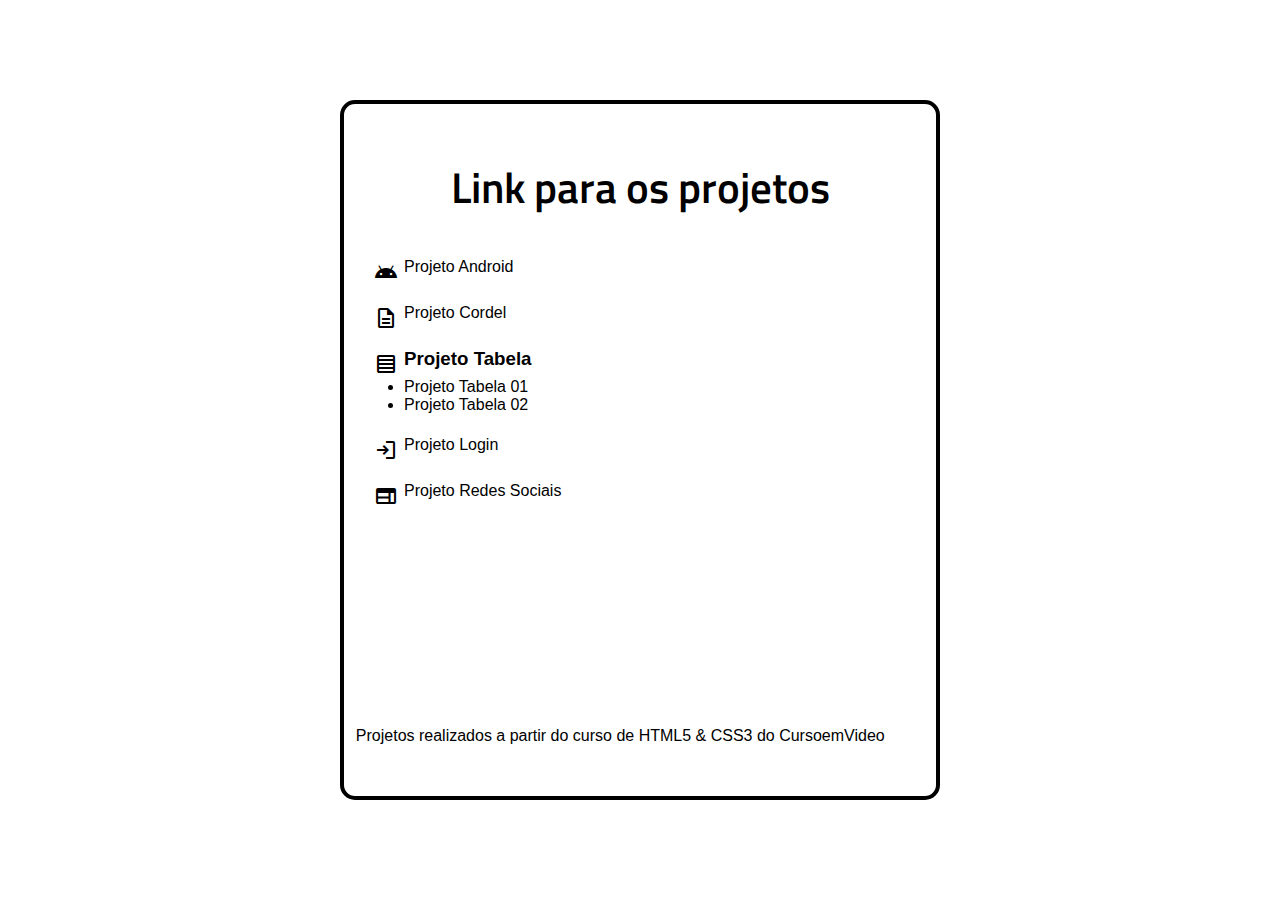
<file: index.html>
<!DOCTYPE html>
<html lang="pt-br">

<head>
    <meta charset="UTF-8">
    <meta name="viewport" content="width=device-width, initial-scale=1.0">
    <title>Projetos</title>
    <link rel="stylesheet" href="style.css">
    <link href="https://fonts.googleapis.com/css2?family=Material+Symbols+Outlined" rel="stylesheet" />
</head>

<body>
    <main>
        <section>
            <h1>Link para os projetos</h1>
            <span class="material-symbols-outlined">android</span>
            <p><a href="projeto-android/index.html">Projeto
                    Android</a>
            </p>
            <span class="material-symbols-outlined">description</span>
            <p><a href="projeto-cordel/index.html">Projeto
                    Cordel</a>
            </p>
            <span class="material-symbols-outlined">table_rows_narrow</span>
            <ul>
                <h3>Projeto Tabela</h3>
                <li><a href="projeto-desafiostabela/desafio01.html">Projeto
                        Tabela 01</a></li>
                <li><a href="projeto-desafiostabela/desafio02.html">Projeto
                        Tabela 02</a></li>
            </ul>
            <span class="material-symbols-outlined">login</span>
            <p><a href="projeto-login/index.html">Projeto Login</a>
            </p>
            <span class="material-symbols-outlined">web</span>
            <p><a href="projeto-social/index.html">Projeto Redes
                    Sociais</a></p>
            <footer>Projetos realizados a partir do curso de HTML5 & CSS3 do <a
                    href="https://cursoemvideo.com/">CursoemVideo</a></footer>
        </section>
    </main>
</body>

</html>
</file>
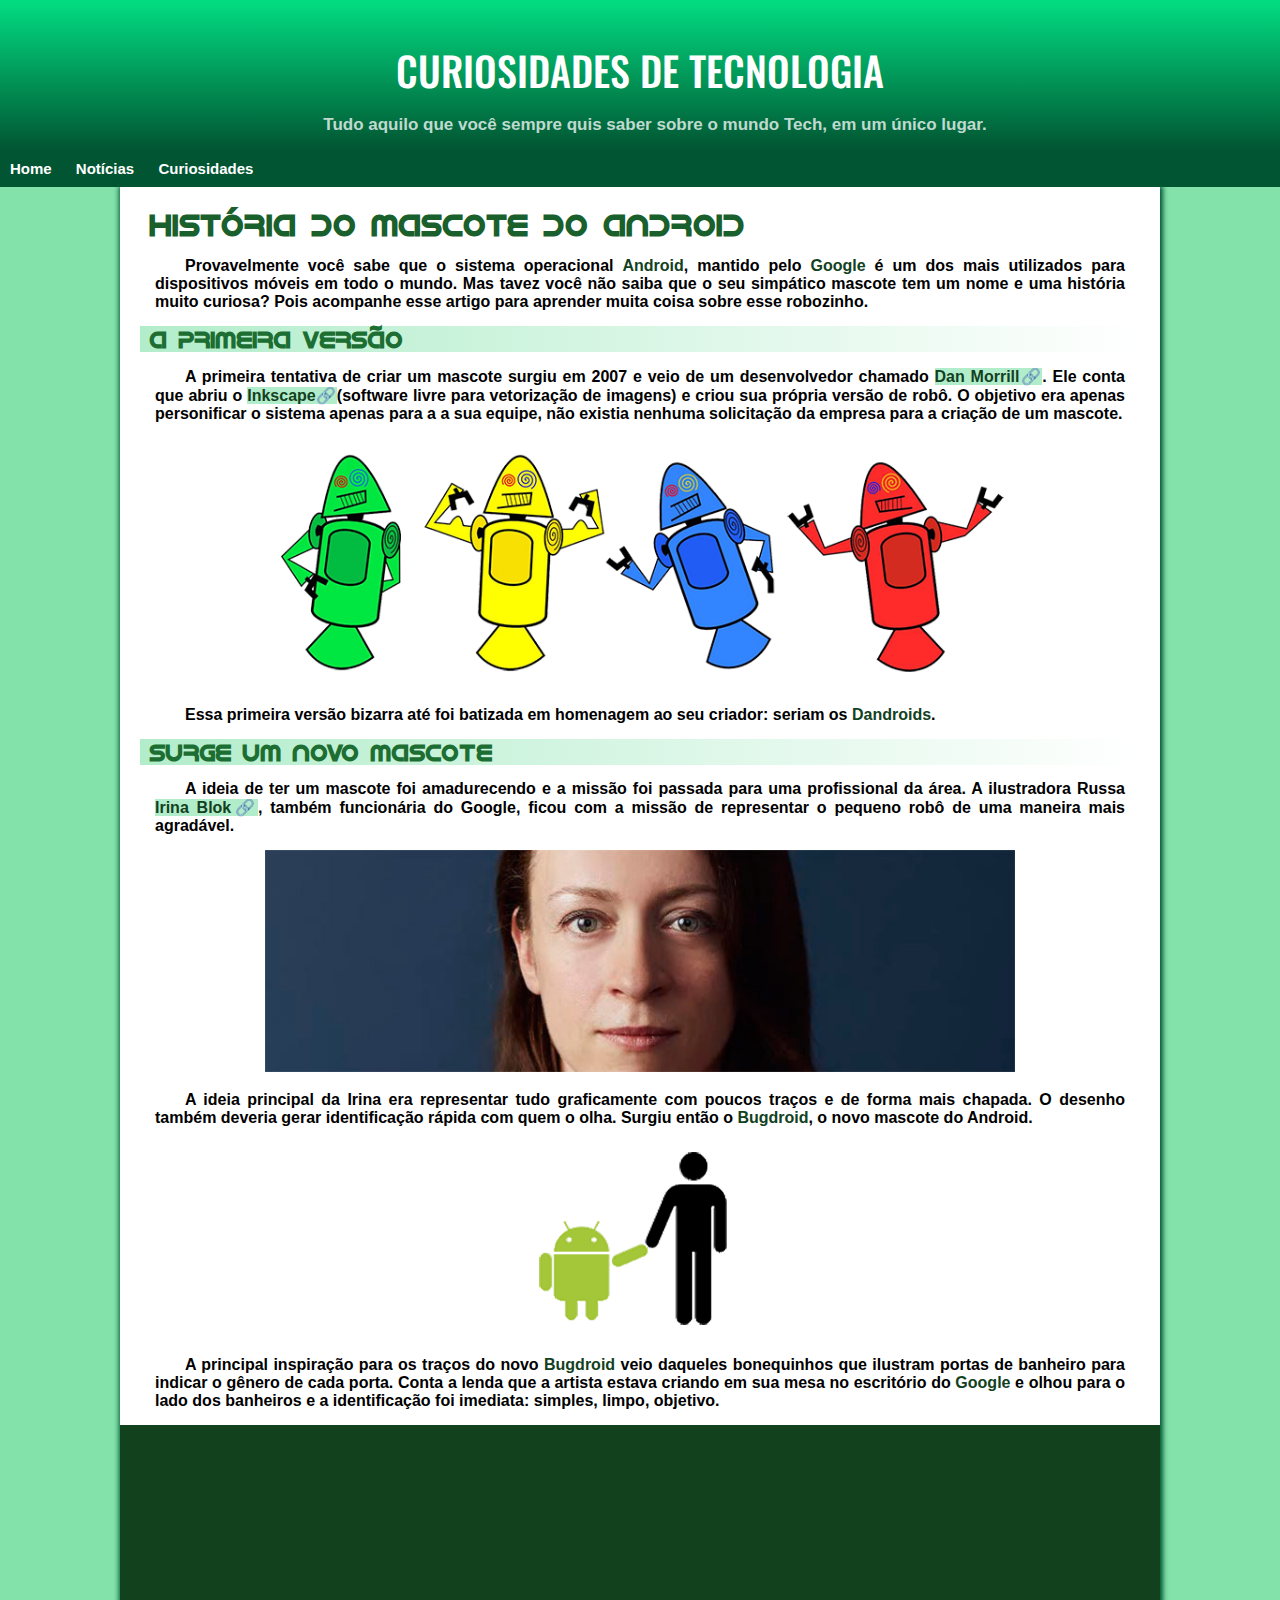
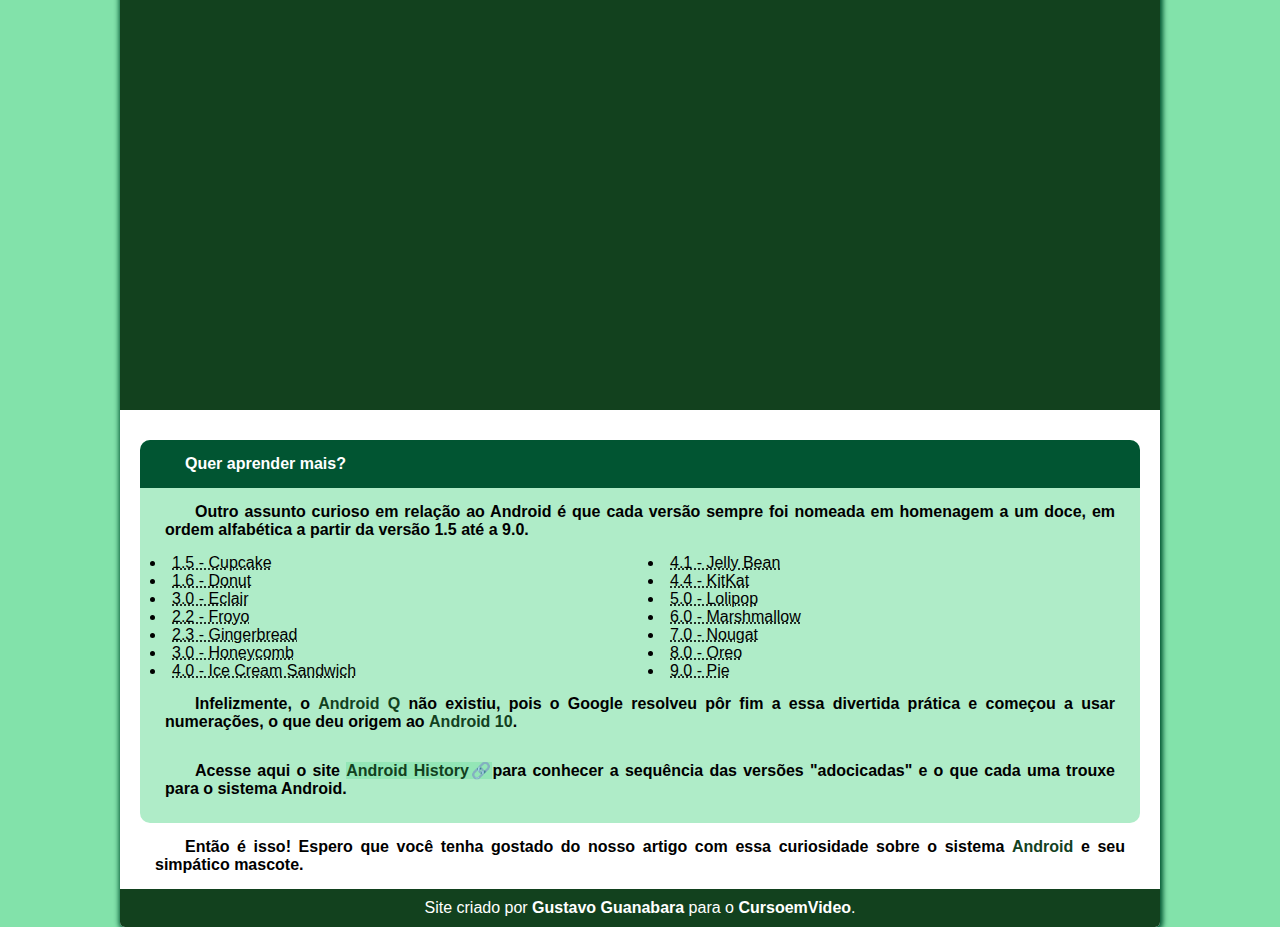
<file: projeto-android/index.html>
<!DOCTYPE html>
<html lang="pt-br">

<head>
    <meta charset="UTF-8">
    <meta name="viewport" content="width=device-width, initial-scale=1.0">
    <title>Android</title>
    <link rel="stylesheet" href="style/style.css">
    <link rel="shortcut icon" href="images/favicon.ico" type="image/x-icon">
</head>

<body>
    <header>
        <h1 id="principal">CURIOSIDADES DE TECNOLOGIA</h1>
        <p id="frase">Tudo aquilo que você sempre quis saber sobre o mundo Tech, em um único lugar.</p>
    </header>
    <nav class="menu">
        <a href="#">Home</a>
        <a href="#">Notícias</a>
        <a href="#">Curiosidades</a>
    </nav>
    <main>
        <article>
            <h1 id="secundario">História do Mascote do Android</h1>
            <p>Provavelmente você sabe que o sistema operacional <strong class="destaque">Android</strong>, mantido
                pelo <strong class="destaque">Google</strong> é um
                dos mais utilizados
                para dispositivos móveis em todo o mundo. Mas tavez você não saiba que o seu simpático mascote tem um
                nome e uma história muito curiosa? Pois acompanhe esse artigo para aprender muita coisa sobre esse
                robozinho.</p>
            <h2 class="subtitulos">A primeira versão</h2>
            <p>A primeira tentativa de criar um mascote surgiu em 2007 e veio de um desenvolvedor
                chamado <a
                    href="https://androidcommunity.com/dan-morrill-shows-us-the-android-mascot-that-almost-was-20130103/"
                    target="_blank" class="links">Dan Morrill</a>. Ele conta que abriu o <a
                    href="https://inkscape.org/pt-br/" target="_blank" class="links">Inkscape</a>(software livre
                para
                vetorização de imagens) e criou sua própria versão
                de robô. O objetivo era apenas personificar o sistema apenas para a a sua equipe, não existia nenhuma
                solicitação da empresa para a criação de um mascote.</p>
            <div class="img">
                <picture>
                    <source media="(max-width: 750px)" srcset="images/dan-droids-pq.png" type="image/png">
                    <img src="images/dan-droids.png" alt="Primeiro Mascote do Android" class="imgs">
                </picture>
            </div>
            <p>Essa primeira versão bizarra até foi batizada em homenagem ao seu criador: seriam os <strong
                    class="destaque">Dandroids</strong>.</p>
            <h2 class="subtitulos">Surge um novo mascote</h2>
            <p>
                A ideia de ter um mascote foi amadurecendo e a missão foi passada para uma profissional da área. A
                ilustradora Russa <a href="https://www.irinablok.com/" target="_blank" class="links">Irina Blok</a>,
                também funcionária do Google,
                ficou com a missão de
                representar o pequeno robô
                de uma maneira mais agradável.
            </p>
            <div class="img">
                <picture>
                    <source media="(max-width: 750px)" srcset="images/irina-blok-pq.jpg" type="image/jpg">
                    <img src="images/irina-blok.jpg" alt="Irina Blok" class="imgs">
                </picture>
            </div>

            <p>
                A ideia principal da Irina era representar tudo graficamente com poucos traços e de forma mais chapada.
                O
                desenho também deveria gerar identificação rápida com quem o olha. Surgiu então o <strong
                    class="destaque">Bugdroid</strong>, o novo
                mascote
                do Android.
            </p>
            <div class="img">
                <img src="images/bugdroid.png" alt="Bugdroid">
            </div>
            <p>
                A principal inspiração para os traços do novo <strong class="destaque">Bugdroid</strong> veio daqueles
                bonequinhos que ilustram portas de
                banheiro para indicar o gênero de cada porta. Conta a lenda que a artista estava criando em sua mesa no
                escritório do <strong class="destaque">Google</strong> e olhou para o lado dos banheiros e a
                identificação foi imediata: simples, limpo,
                objetivo.
            </p>
            <div id="video"><iframe width="560" height="315"
                    src="https://www.youtube.com/embed/l2UDgpLz20M?si=7l2ONEeVQjdGzbty" title="YouTube video player"
                    frameborder="0"
                    allow="accelerometer; autoplay; clipboard-write; encrypted-media; gyroscope; picture-in-picture; web-share"
                    referrerpolicy="strict-origin-when-cross-origin" allowfullscreen></iframe></div>
            <article>
                <aside>
                    <p class="extratitulo">Quer aprender mais?</p>
                    <p class="pextra">
                        Outro assunto curioso em relação ao Android é que cada versão sempre foi nomeada em homenagem a
                        um
                        doce, em
                        ordem alfabética a partir da versão 1.5 até a 9.0.
                    </p>
                    <ul>
                        <abbr title="Bolinho">
                            <li>1.5 - Cupcake</li>
                        </abbr>
                        <abbr title="Rosquinha">
                            <li>1.6 - Donut</li>
                        </abbr>
                        <abbr title="Bomba de chocolate">
                            <li>3.0 - Eclair</li>
                        </abbr>
                        <abbr title="Iogurte congelado">
                            <li>2.2 - Froyo</li>
                        </abbr>
                        <abbr title="Bicoito de gengibre">
                            <li>2.3 - Gingerbread</li>
                        </abbr>
                        <abbr title="Favo de mel">
                            <li>3.0 - Honeycomb</li>
                        </abbr>
                        <abbr title="Sanduíche de sorvete">
                            <li>4.0 - Ice Cream Sandwich</li>
                        </abbr>
                        <abbr title="Jujuba">
                            <li>4.1 - Jelly Bean</li>
                        </abbr>
                        <abbr title="Kit Kat">
                            <li>4.4 - KitKat</li>
                        </abbr>
                        <abbr title="Pirulito">
                            <li>5.0 - Lolipop</li>
                        </abbr>
                        <abbr title="Marshmallow">
                            <li>6.0 - Marshmallow</li>
                        </abbr>
                        <abbr title="Nougat">
                            <li>7.0 - Nougat</li>
                        </abbr>
                        <abbr title="Oreo">
                            <li>8.0 - Oreo</li>
                        </abbr>
                        <abbr title="Torta">
                            <li>9.0 - Pie</li>
                        </abbr>
                    </ul>
                    <p class="pextra">
                        Infelizmente, o <strong class="destaque">Android Q</strong> não existiu, pois o Google resolveu
                        pôr fim a essa divertida prática e
                        começou a
                        usar numerações, o que deu origem ao <strong class="destaque">Android 10</strong>.
                    </p>
                    <p class="pextra">
                        Acesse aqui o site <a href="https://www.android.com/intl/pt-BR_br/history/#/donut"
                            target="_blank" class="links">Android History</a>para conhecer a
                        sequência das versões "adocicadas" e o que cada
                        uma
                        trouxe para o sistema Android.
                    </p>
                </aside>
            </article>
            <p>
                Então é isso! Espero que você tenha gostado do nosso artigo com essa curiosidade sobre o sistema <strong
                    class="destaque">Android</strong> e
                seu simpático mascote.
            </p>
            <footer>Site criado por <a href="https://gustavoguanabara.github.io/" target="_blank">Gustavo Guanabara</a>
                para o <a href="https://www.cursoemvideo.com/" target="_blank">CursoemVideo</a>.</footer>
        </article>
    </main>
</body>

</html>
</file>
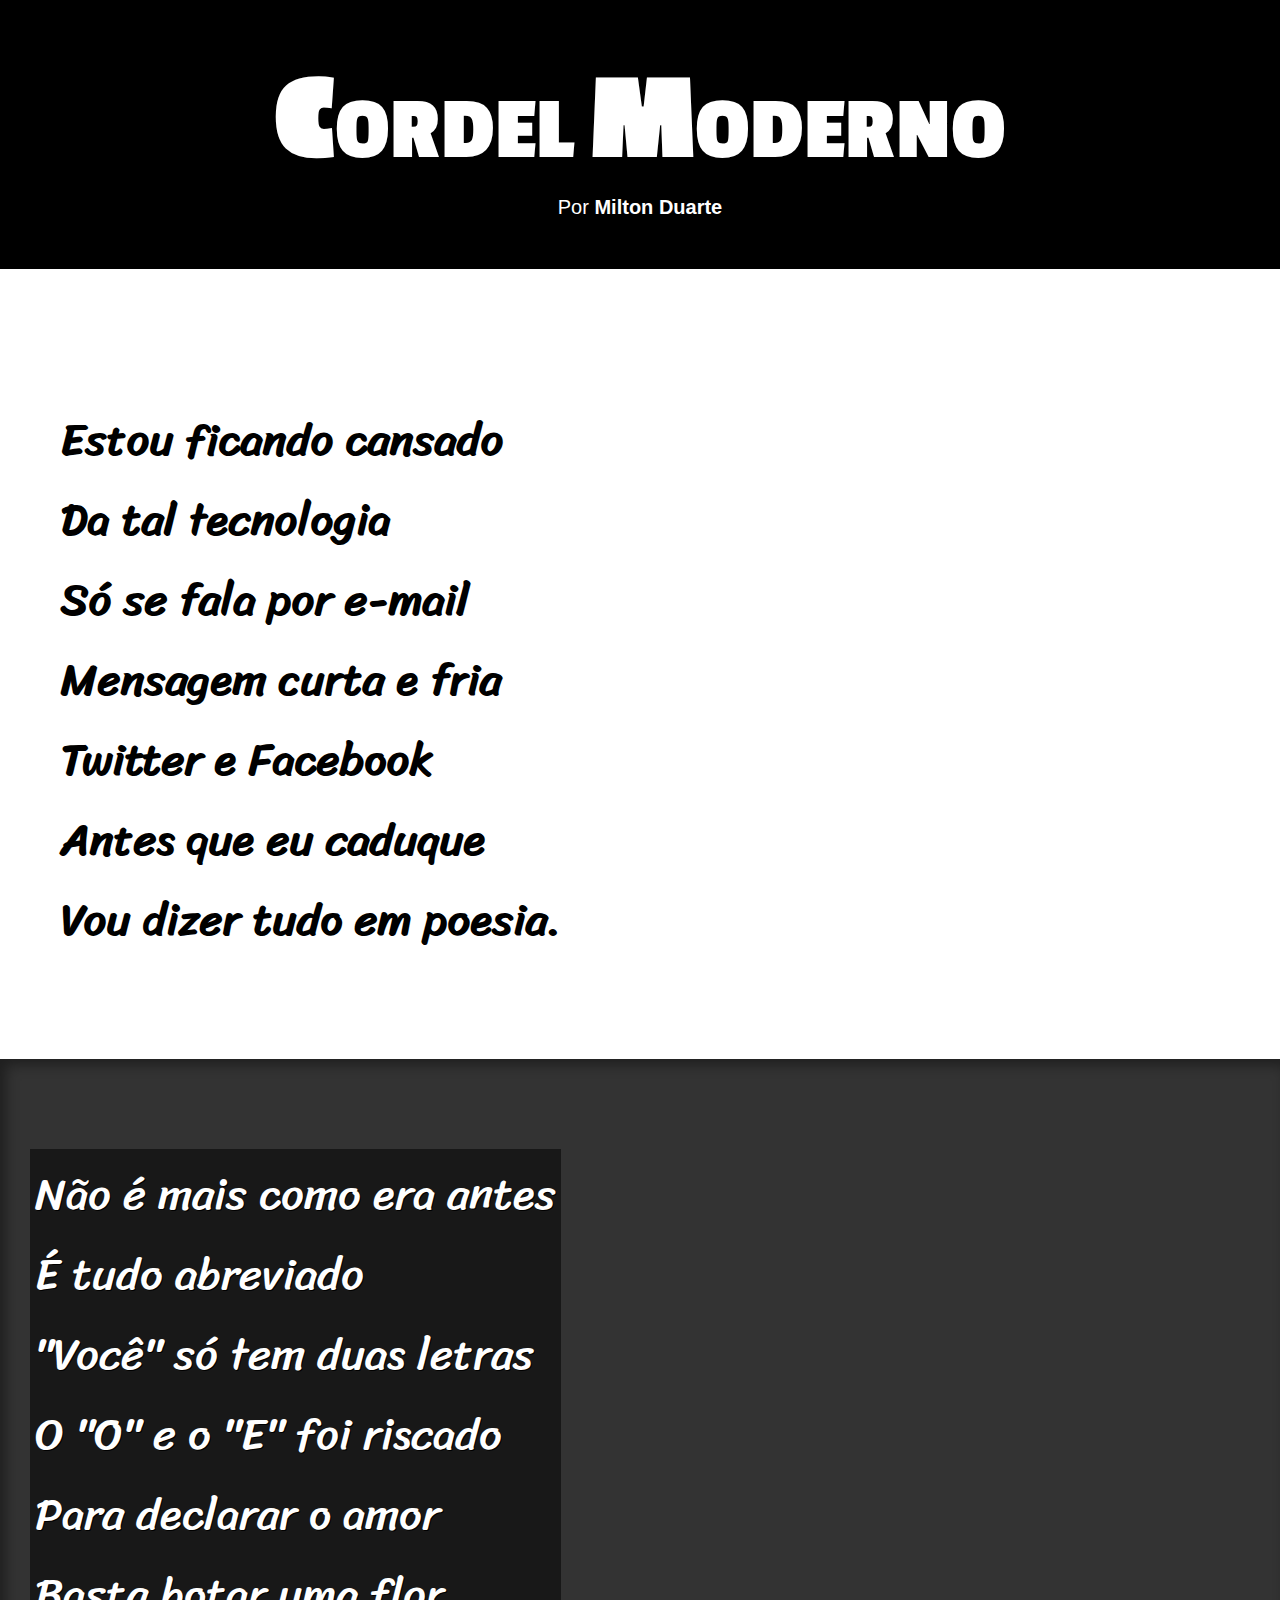
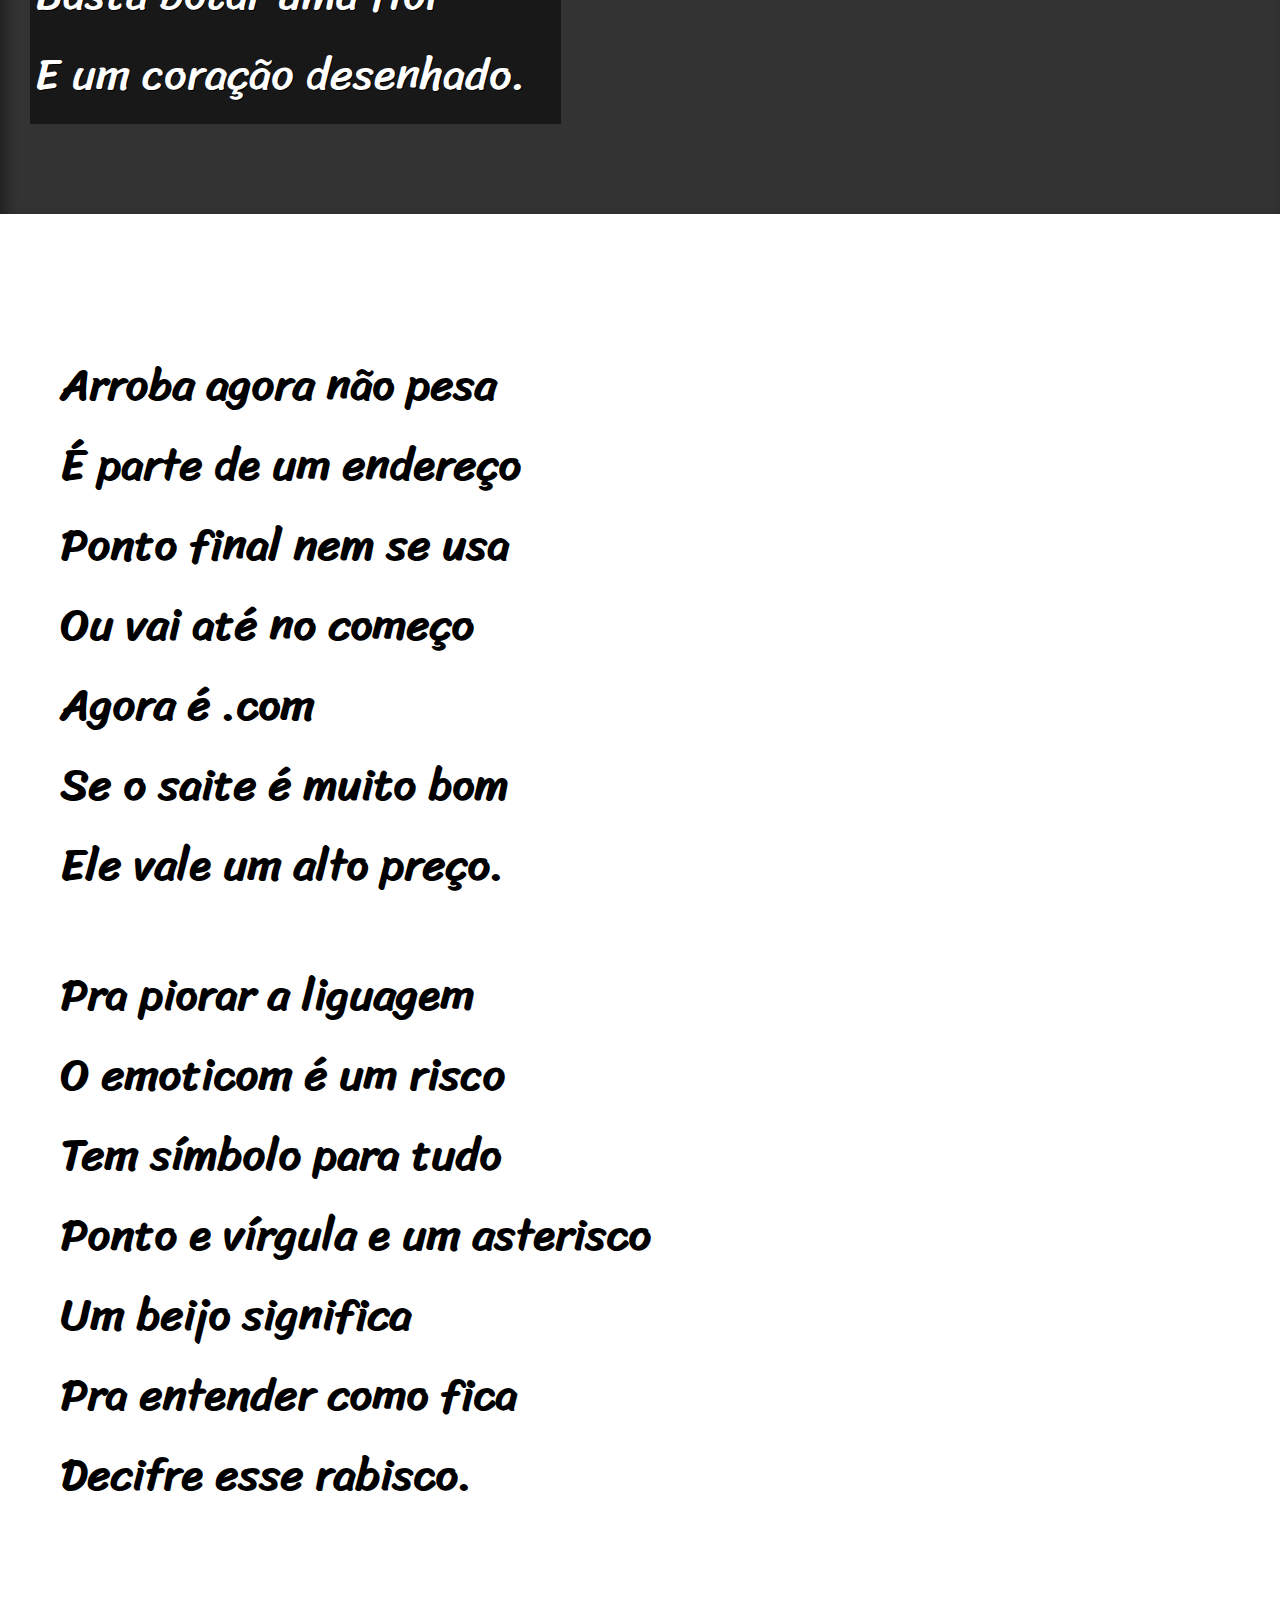
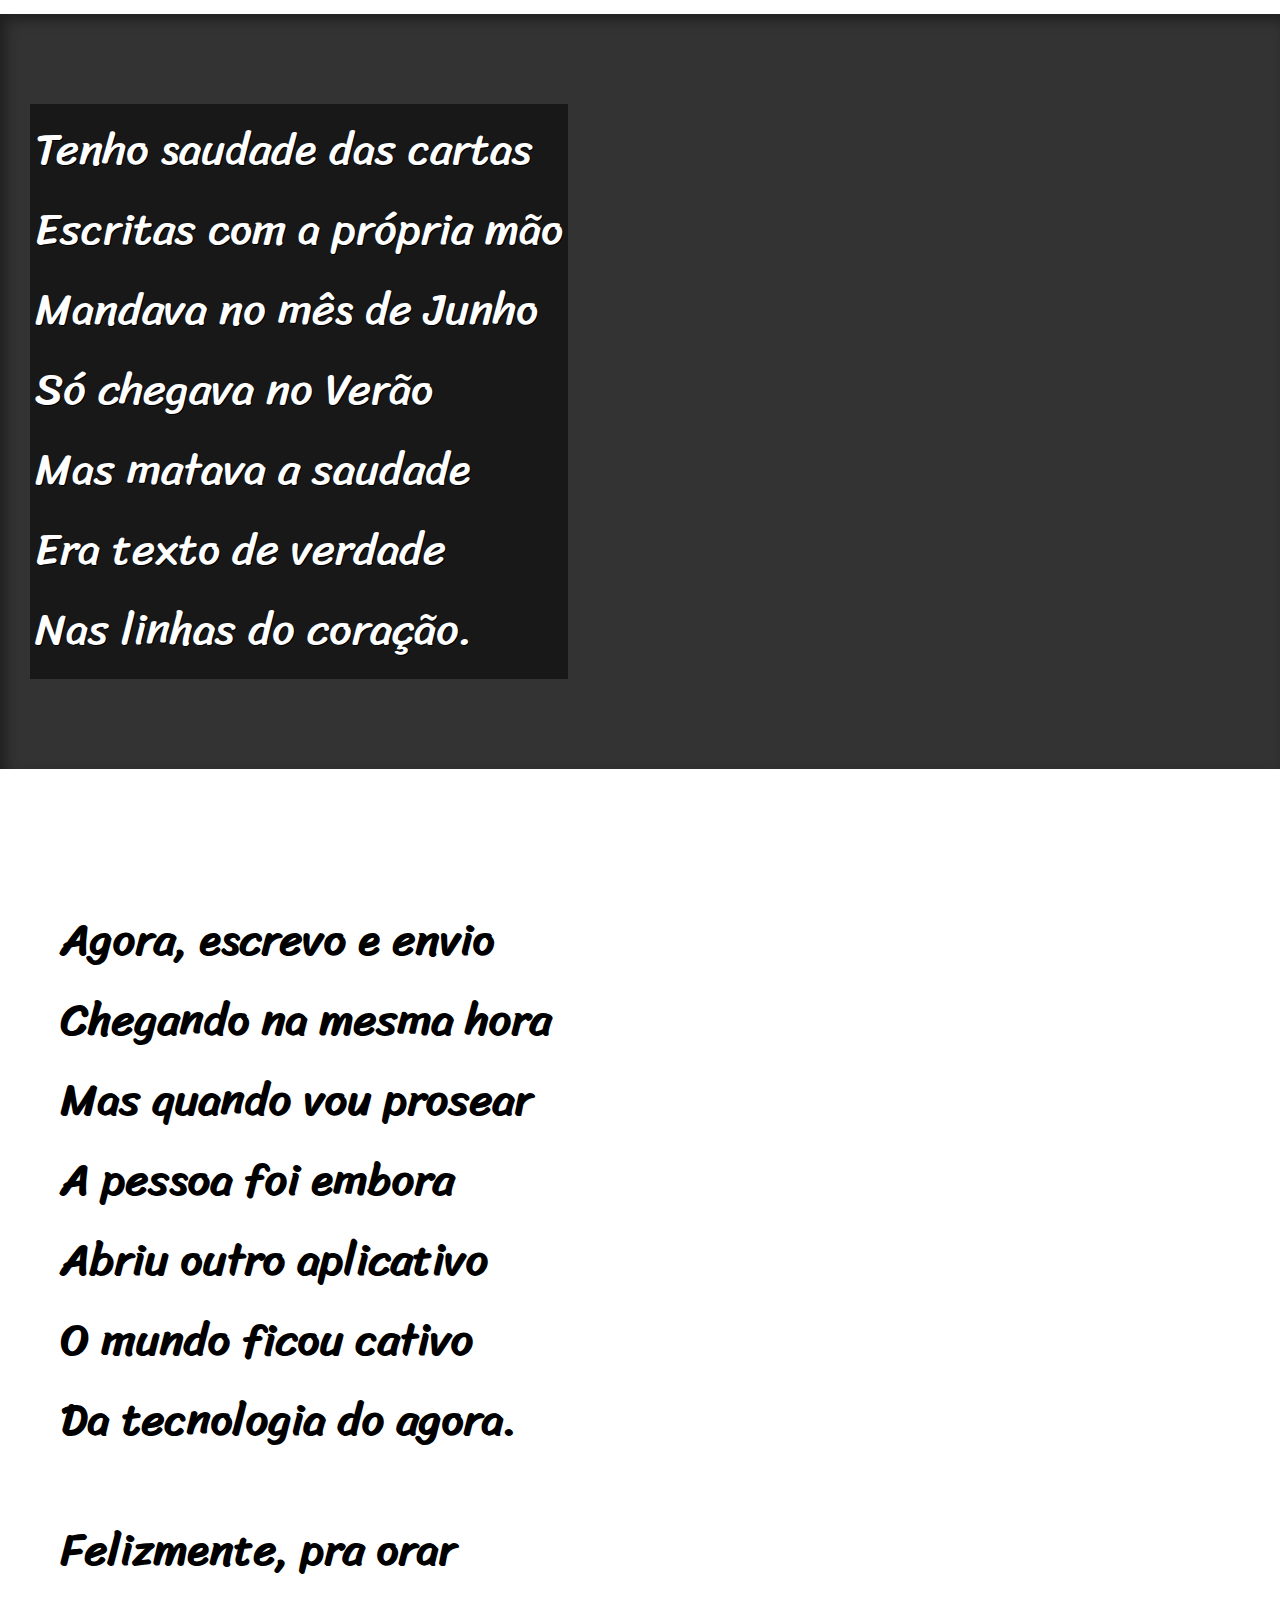
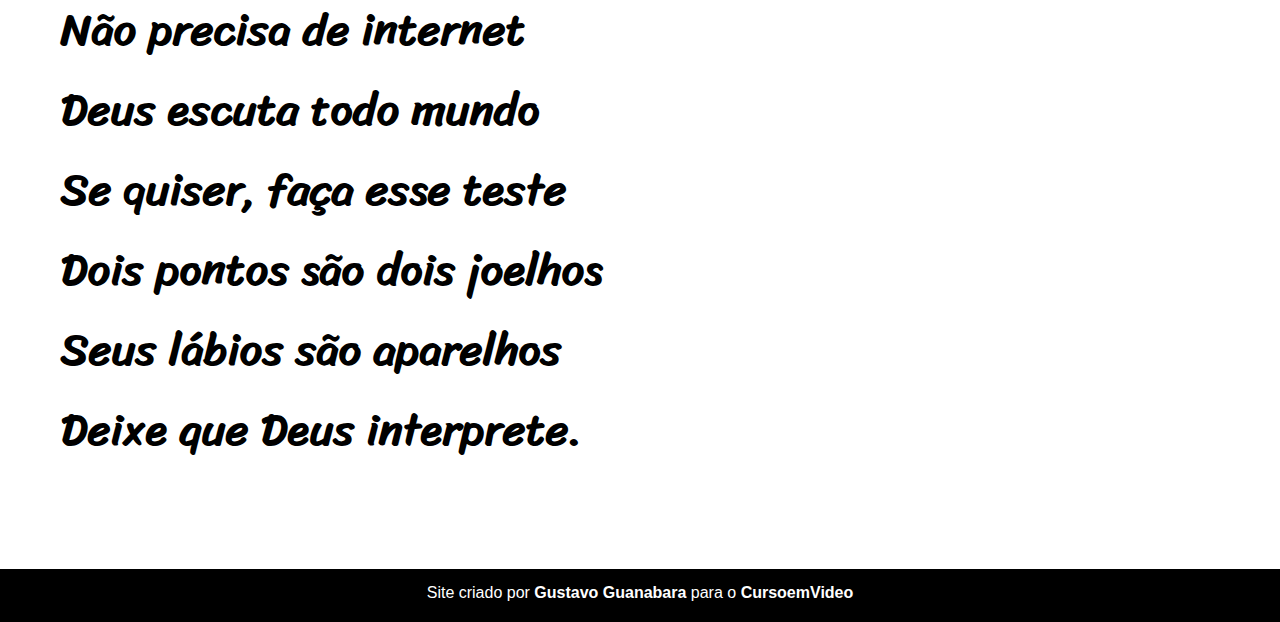
<file: projeto-cordel/index.html>
<!DOCTYPE html>
<html lang="pt-br">

<head>
    <meta charset="UTF-8">
    <meta name="viewport" content="width=device-width, initial-scale=1.0">
    <title>Cordel Moderno</title>
    <link rel="stylesheet" href="style.css">
</head>

<body>
    <header>
        <h1><strong class="destaque">C</strong>ORDEL <strong class="destaque">M</strong>ODERNO</h1>
        <p>Por <a href="https://www.recantodasletras.com.br/poesias/3186743" class="link" target="_blank">Milton
                Duarte</a></p>
    </header>
    <section class="frases">
        <p>Estou ficando cansado
            <br>
            Da tal tecnologia
            <br>
            Só se fala por e-mail
            <br>
            Mensagem curta e fria
            <br>
            Twitter e Facebook
            <br>
            Antes que eu caduque
            <br>
            Vou dizer tudo em poesia.
        </p>
    </section>
    <section class="imagens" id="img01">
        <p>Não é mais como era antes
            <br>
            É tudo abreviado
            <br>
            "Você" só tem duas letras
            <br>
            O "O" e o "E" foi riscado
            <br>
            Para declarar o amor
            <br>
            Basta botar uma flor
            <br>
            E um coração desenhado.
        </p>
    </section>
    <section class="frases">
        <p>
            Arroba agora não pesa
            <br>
            É parte de um endereço
            <br>
            Ponto final nem se usa
            <br>
            Ou vai até no começo
            <br>
            Agora é .com
            <br>
            Se o saite é muito bom
            <br>
            Ele vale um alto preço.
        </p>
        <br>
        <p>
            Pra piorar a liguagem
            <br>
            O emoticom é um risco
            <br>
            Tem símbolo para tudo
            <br>
            Ponto e vírgula e um asterisco
            <br>
            Um beijo significa
            <br>
            Pra entender como fica
            <br>
            Decifre esse rabisco.
        </p>
    </section>
    <section class="imagens" id="img02">
        <p>
            Tenho saudade das cartas
            <br>
            Escritas com a própria mão
            <br>
            Mandava no mês de Junho
            <br>
            Só chegava no Verão
            <br>
            Mas matava a saudade
            <br>
            Era texto de verdade
            <br>
            Nas linhas do coração.
        </p>
    </section>
    <section class="frases">
        <p>
            Agora, escrevo e envio
            <br>
            Chegando na mesma hora
            <br>
            Mas quando vou prosear
            <br>
            A pessoa foi embora
            <br>
            Abriu outro aplicativo
            <br>
            O mundo ficou cativo
            <br>
            Da tecnologia do agora.
        </p>
        <br>
        <p>
            Felizmente, pra orar
            <br>
            Não precisa de internet
            <br>
            Deus escuta todo mundo
            <br>
            Se quiser, faça esse teste
            <br>
            Dois pontos são dois joelhos
            <br>
            Seus lábios são aparelhos
            <br>
            Deixe que Deus interprete.
        </p>
    </section>
    <footer>
        <p>Site criado por <a href="https://www.instagram.com/gustavoguanabara/" class="link" target="_blank">Gustavo Guanabara</a> para o <a href="https://www.cursoemvideo.com/"
                class="link" target="_blank">CursoemVideo</a></p>
    </footer>
</body>

</html>
</file>
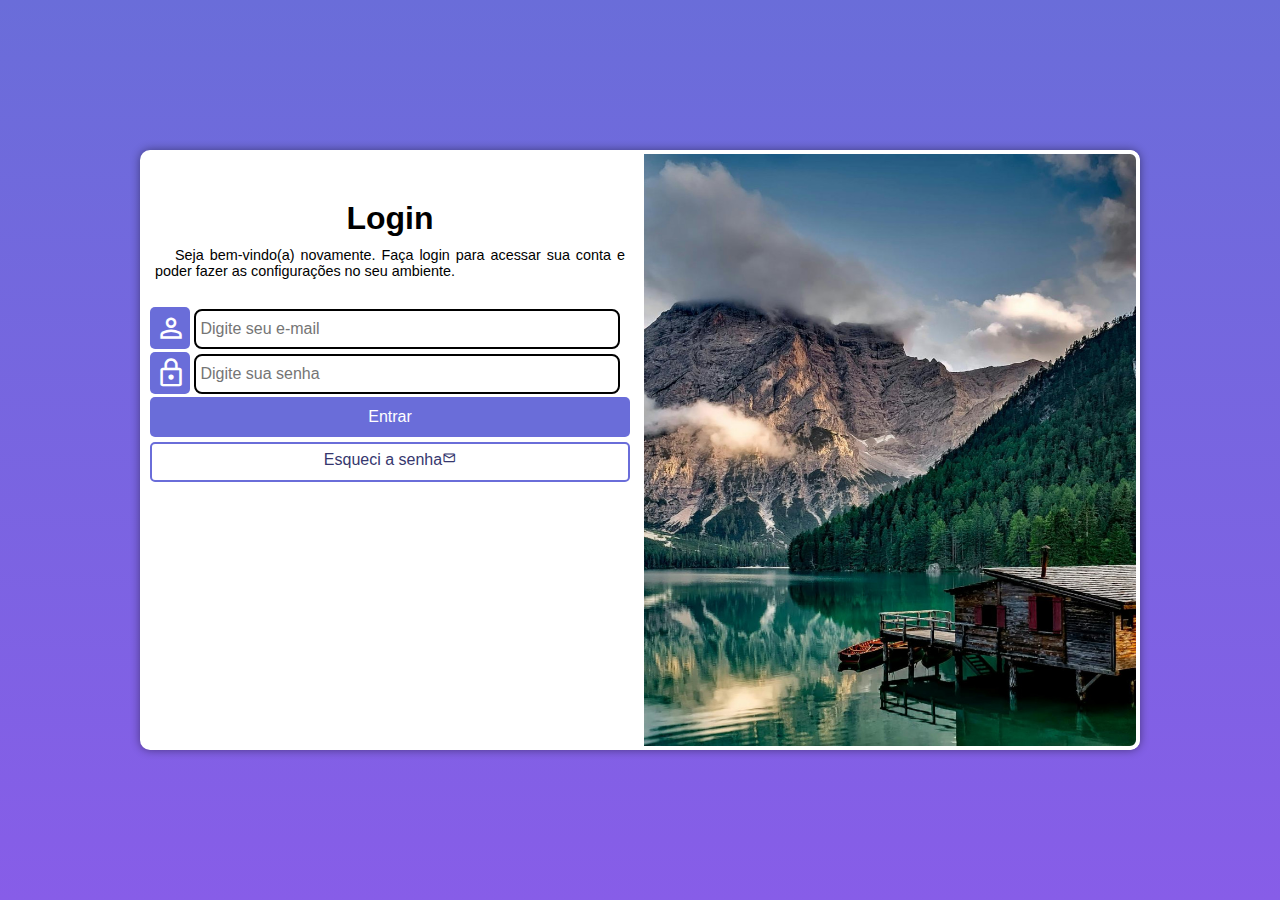
<file: projeto-login/index.html>
<!DOCTYPE html>
<html lang="pt-br">

<head>
    <meta charset="UTF-8">
    <meta name="viewport" content="width=device-width, initial-scale=1.0">
    <title>Login</title>
    <link href="https://fonts.googleapis.com/css2?family=Material+Symbols+Outlined" rel="stylesheet" />
    <link rel="stylesheet" href="estilos/style.css">
    <link rel="stylesheet" href="estilos/media-query.css">
</head>

<body>
    <main>
        <section id="login">
            <div id="imagem">

            </div>
            <div id="form">
                <h1>Login</h1>
                <p>Seja bem-vindo(a) novamente. Faça login para acessar sua conta e poder fazer as configurações no seu
                    ambiente. </p>
                <br>
                <form action="login.php" method="post" autocomplete="on">
                    <div class="campo">
                        <span class="material-symbols-outlined">person</span>
                        <label for="ie-mail" id="user">E-mail</label>
                        <input type="email" name="e-mail" id="ie-mail" placeholder="Digite seu e-mail"
                            autocomplete="email" required maxlength="30">
                    </div>
                    <div class="campo">
                        <span class="material-symbols-outlined">lock</span>
                        <label for="ipassword" id="lock">Senha</label>
                        <input type="password" name="password" id="ipassword" placeholder="Digite sua senha"
                            autocomplete="current-password" required minlength="8" maxlength="20">
                    </div>
                    <input type="submit" value="Entrar">
                    <a href="esqueci.html" class="button">
                        Esqueci a senha<span class="material-symbols-outlined">mail</span>
                    </a>
                </form>
            </div>
        </section>
    </main>
</body>

</html>
</file>
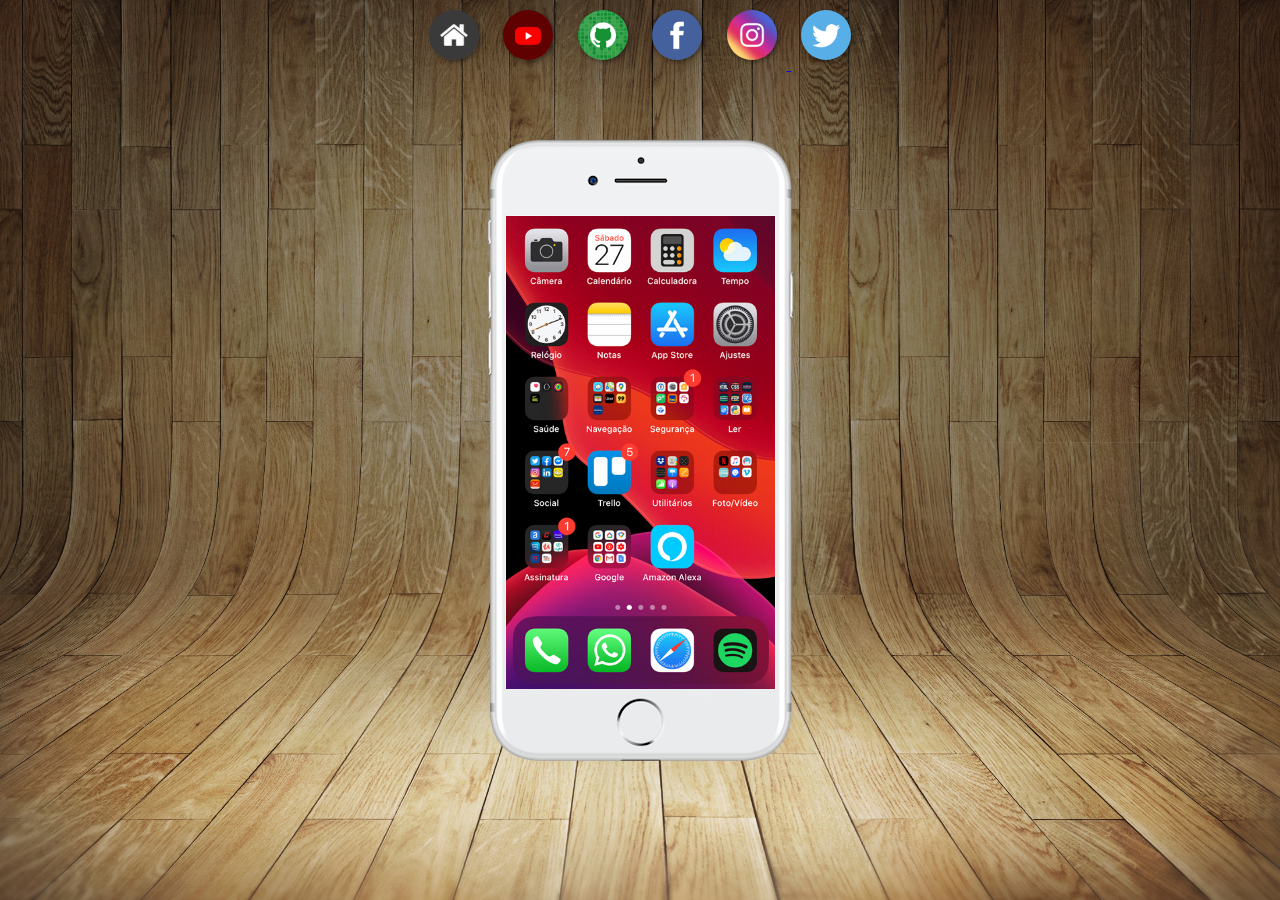
<file: projeto-social/index.html>
<!DOCTYPE html>
<html lang="pt-br">

<head>
    <meta charset="UTF-8">
    <meta name="viewport" content="width=device-width, initial-scale=1.0">
    <title>Projeto Redes Sociais</title>
    <link rel="shortcut icon" href="favicon.ico" type="image/x-icon">
    <link rel="stylesheet" href="estilo/style.css">
</head>

<body>
    <main>
        <section id="telefone">
            <iframe src="home.html" name="tela" id="tela" frameborder="0">
                Seu navegador não é compativel com isso...
            </iframe>
        </section>
        <section id="redes-sociais">
            <a href="home.html" target="tela"><img src="imagens/logo-home.jpg" alt=""></a>
            <a href="youtube.html" target="tela"><img src="imagens/logo-youtube.jpg" alt=""></a>
            <a href="github.html" target="tela"><img src="imagens/logo-github.jpg" alt=""></a>
            <a href="facebook.html" target="tela"><img src="imagens/logo-facebook.jpg" alt=""></a>
            <a href="instagram.html" target="tela"><img src="imagens/logo-instagram.jpg" alt=""> </a>
            <a href="twitter.html" target="tela"><img src="imagens/logo-twitter.jpg" alt=""></a>
        </section>
    </main>
</body>

</html>
</file>
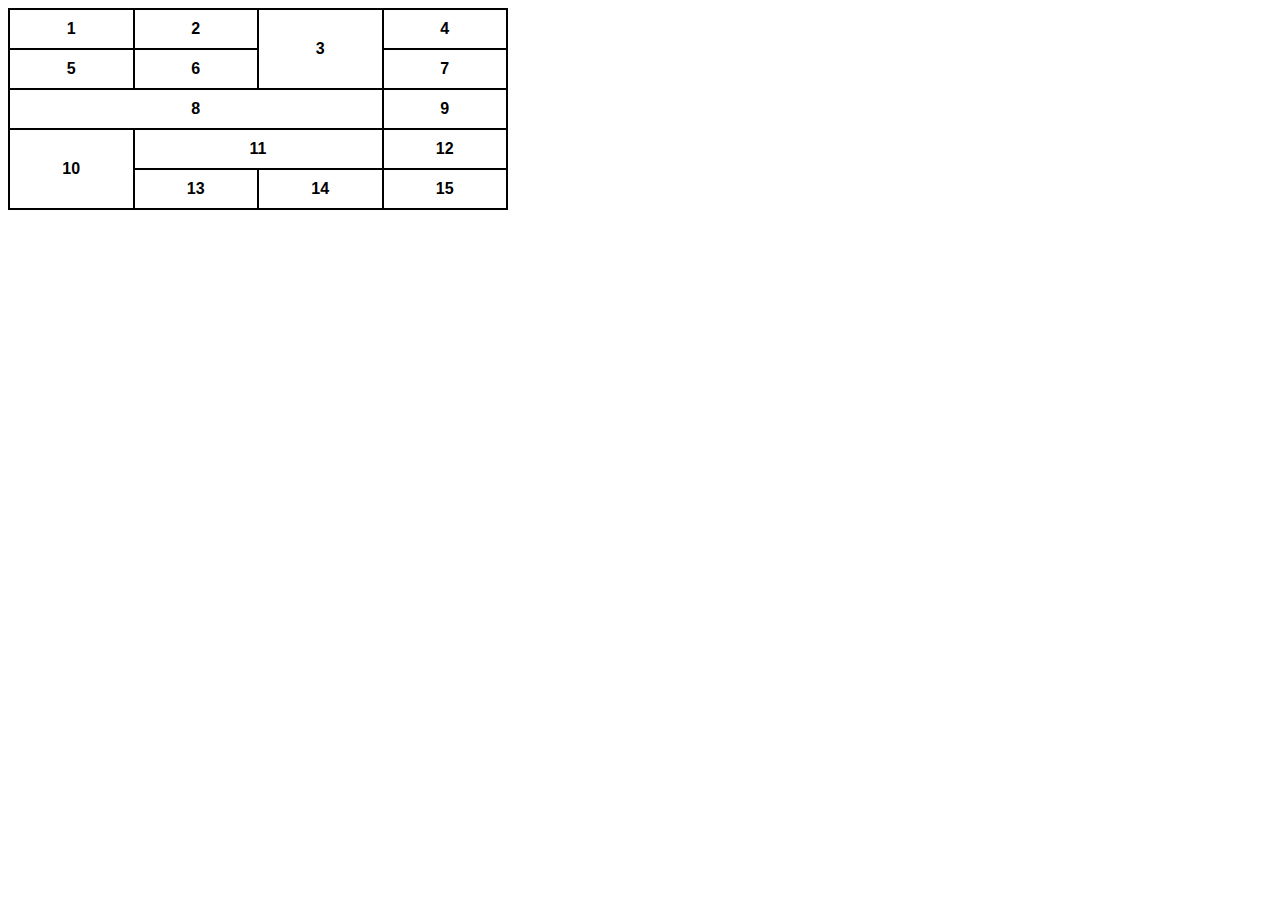
<file: projeto-desafiostabela/desafio01.html>
<!DOCTYPE html>
<html lang="pt-br">
<head>
    <meta charset="UTF-8">
    <meta name="viewport" content="width=device-width, initial-scale=1.0">
    <title>Desafio Tabela pt01</title>
    <link rel="stylesheet" href="./style/desafio01.css">
</head>
<body>
    <table>
        <tr>
            <td>1</td>
            <td>2</td>
            <td rowspan="2">3</td>
            <td>4</td>
        </tr>
        <tr>
            <td>5</td>
            <td>6</td>
            <td>7</td>
        </tr>
        <tr>
            <td colspan="3">8</td>
            <td>9</td>
        </tr>
        <tr>
            <td rowspan="2">10</td>
            <td colspan="2">11</td>
            <td>12</td>
        </tr>
        <tr>
            <td>13</td>
            <td>14</td>
            <td>15</td>
        </tr>
    </table>
</body>
</html>
</file>
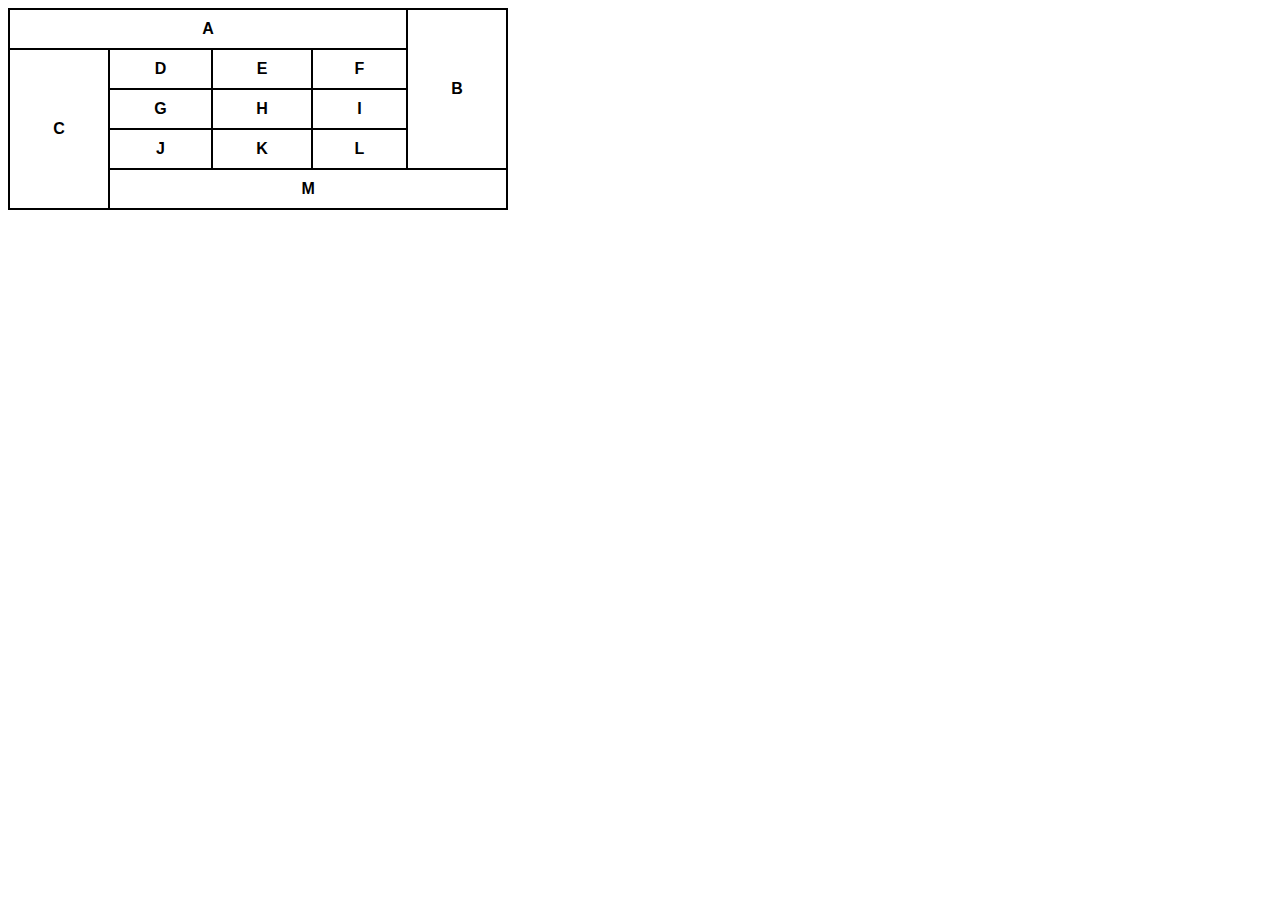
<file: projeto-desafiostabela/desafio02.html>
<!DOCTYPE html>
<html lang="pt-br">
<head>
    <meta charset="UTF-8">
    <meta name="viewport" content="width=device-width, initial-scale=1.0">
    <title>Desafio Tabela pt02</title>
    <link rel="stylesheet" href="style/desafio02.css">
</head>
<body>
    <table>
        <tr>
            <td colspan="4">A</td>
            <td rowspan="4">B</td>
        </tr>
        <tr>
            <td rowspan="4">C</td>
            <td>D</td>
            <td>E</td>
            <td>F</td>
        </tr>
        <tr>
            <td>G</td>
            <td>H</td>
            <td>I</td>
        </tr>
        <tr>
            <td>J</td>
            <td>K</td>
            <td>L</td>
        </tr>
        <tr>
            <td colspan="4">M</td>
        </tr>
    </table>
</body>
</html>
</file>
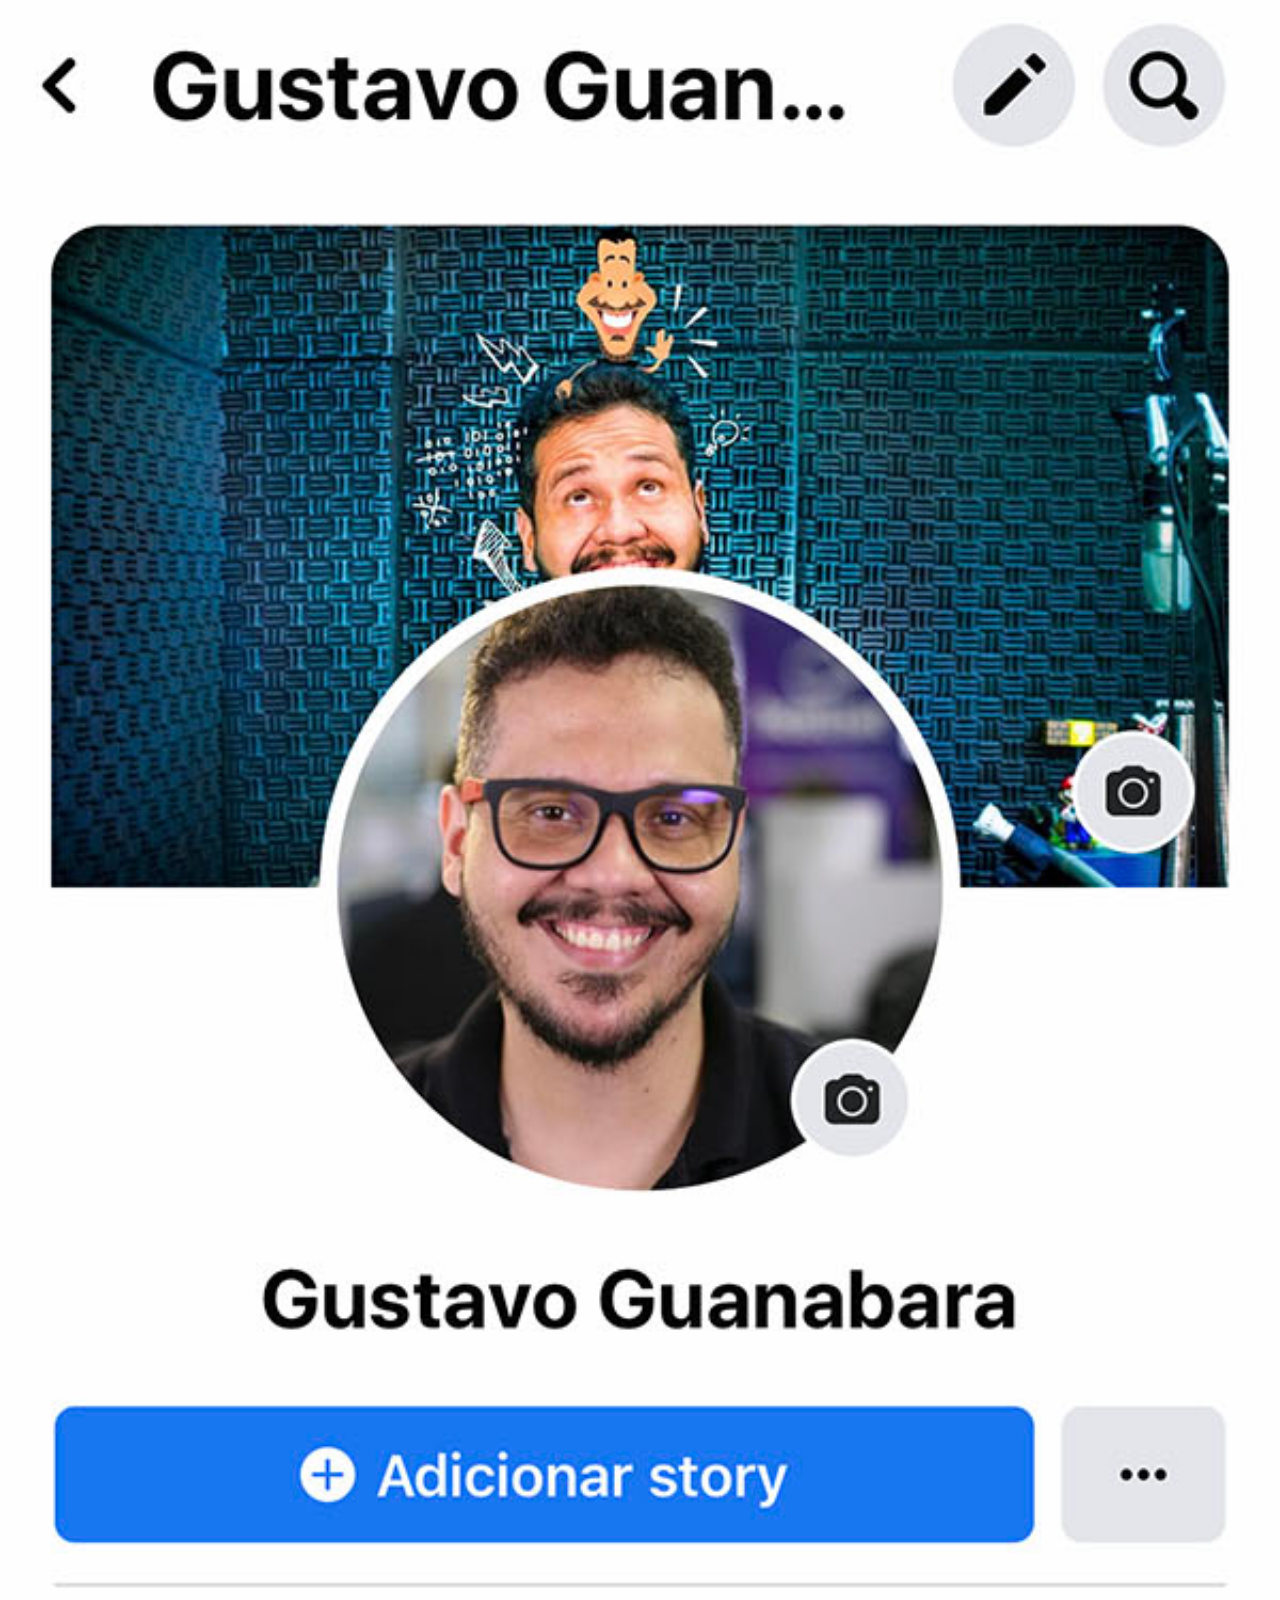
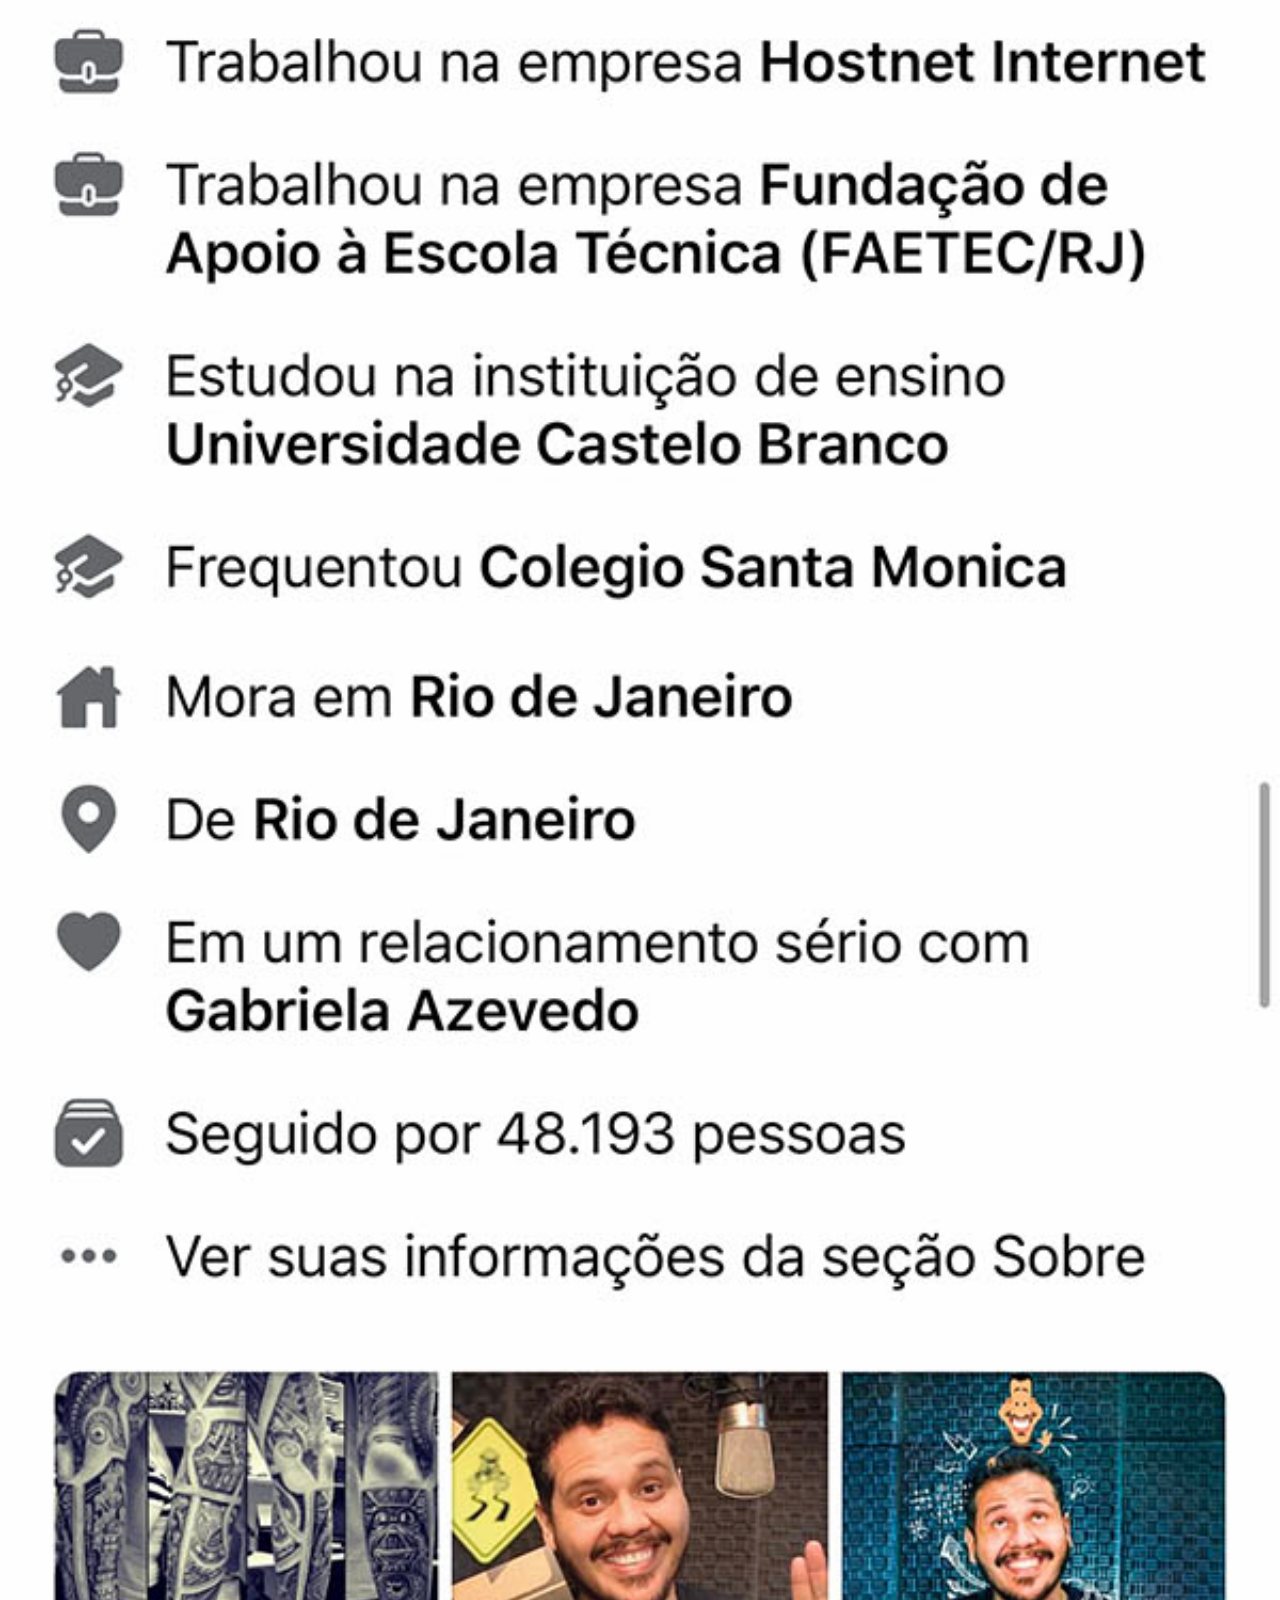
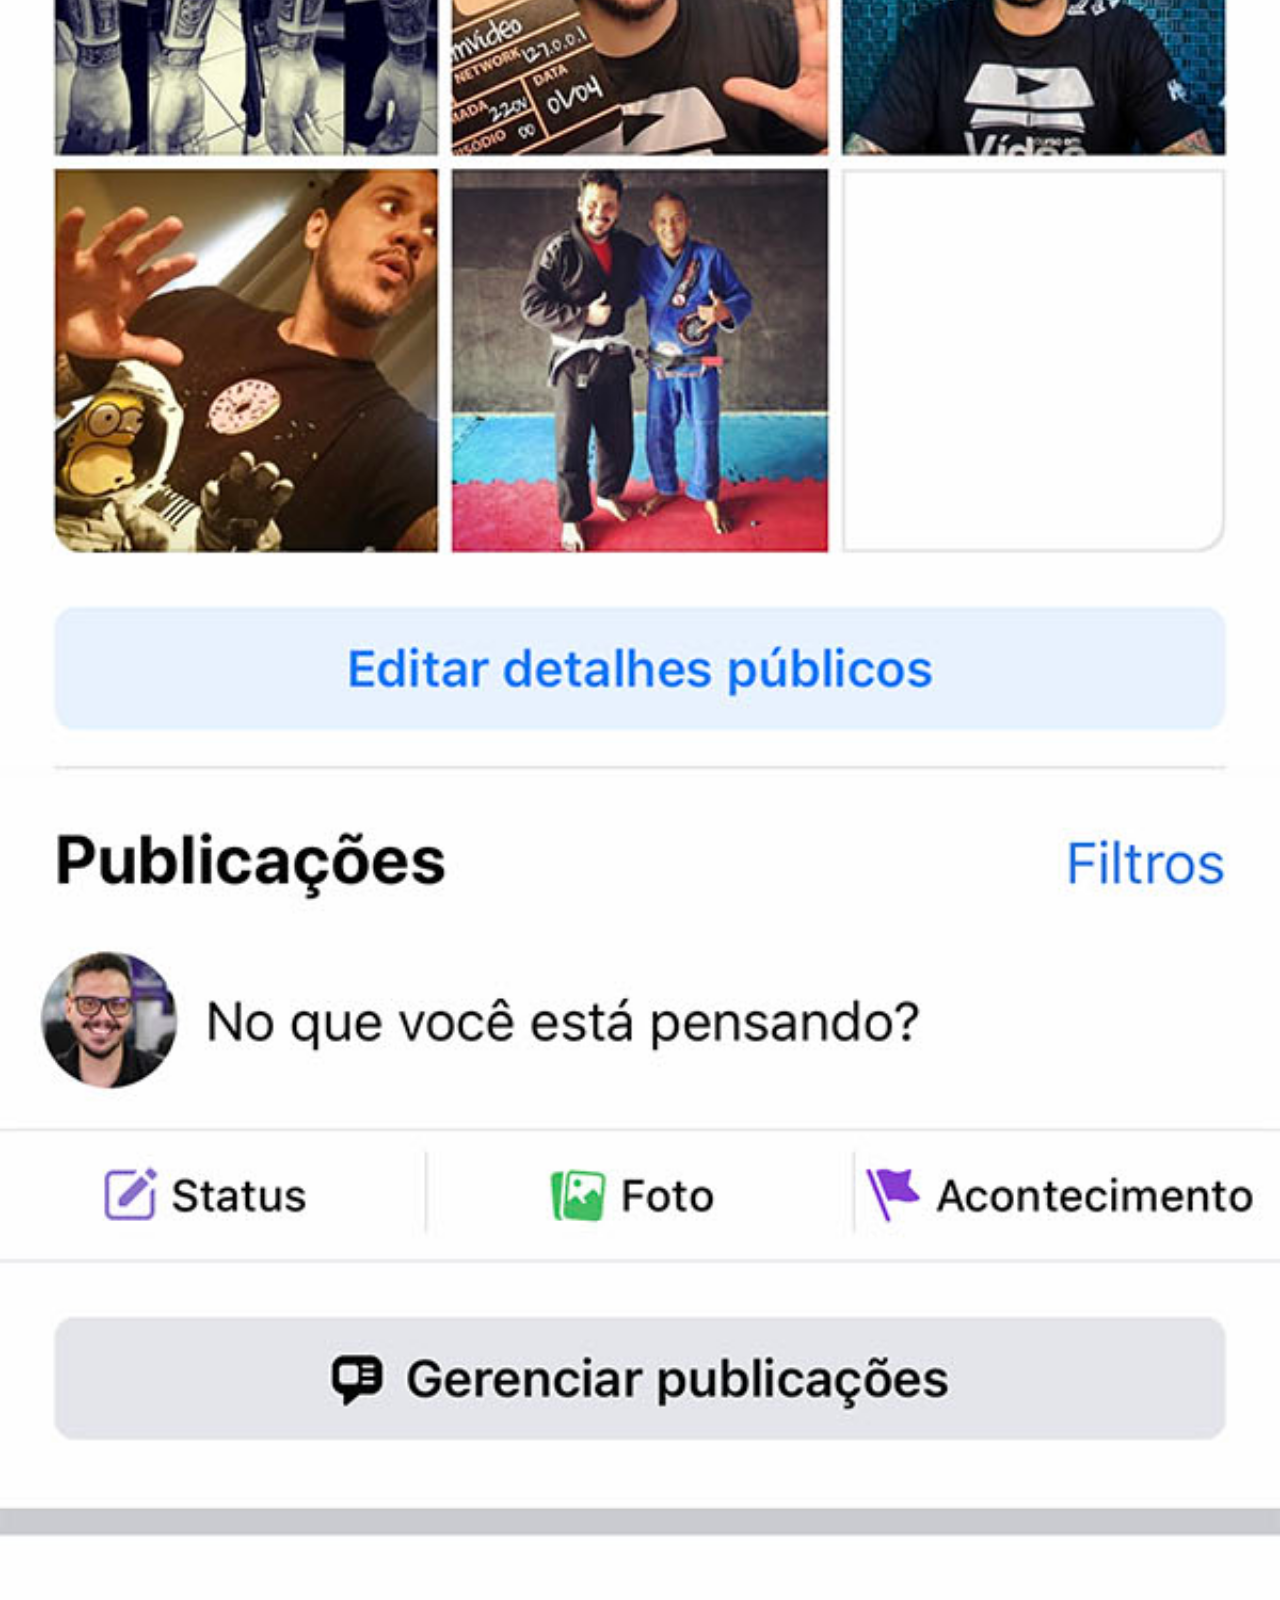
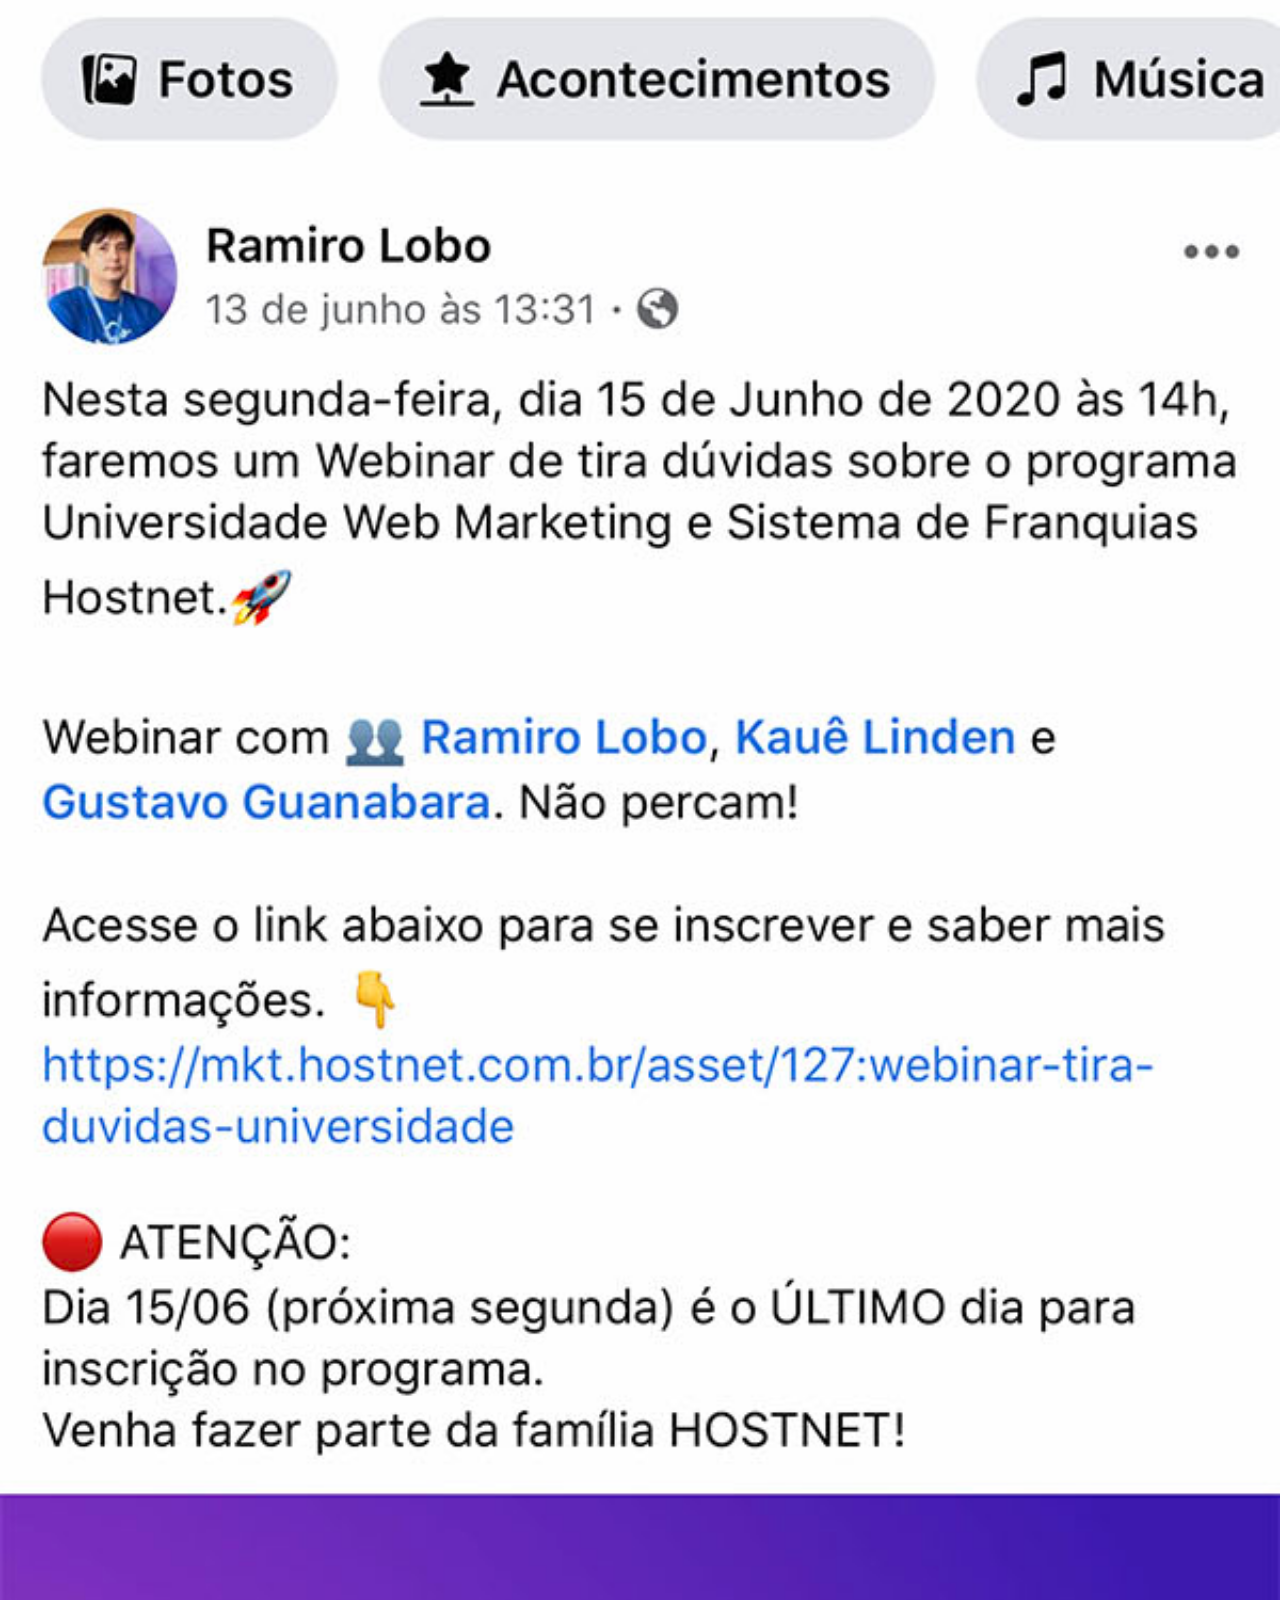
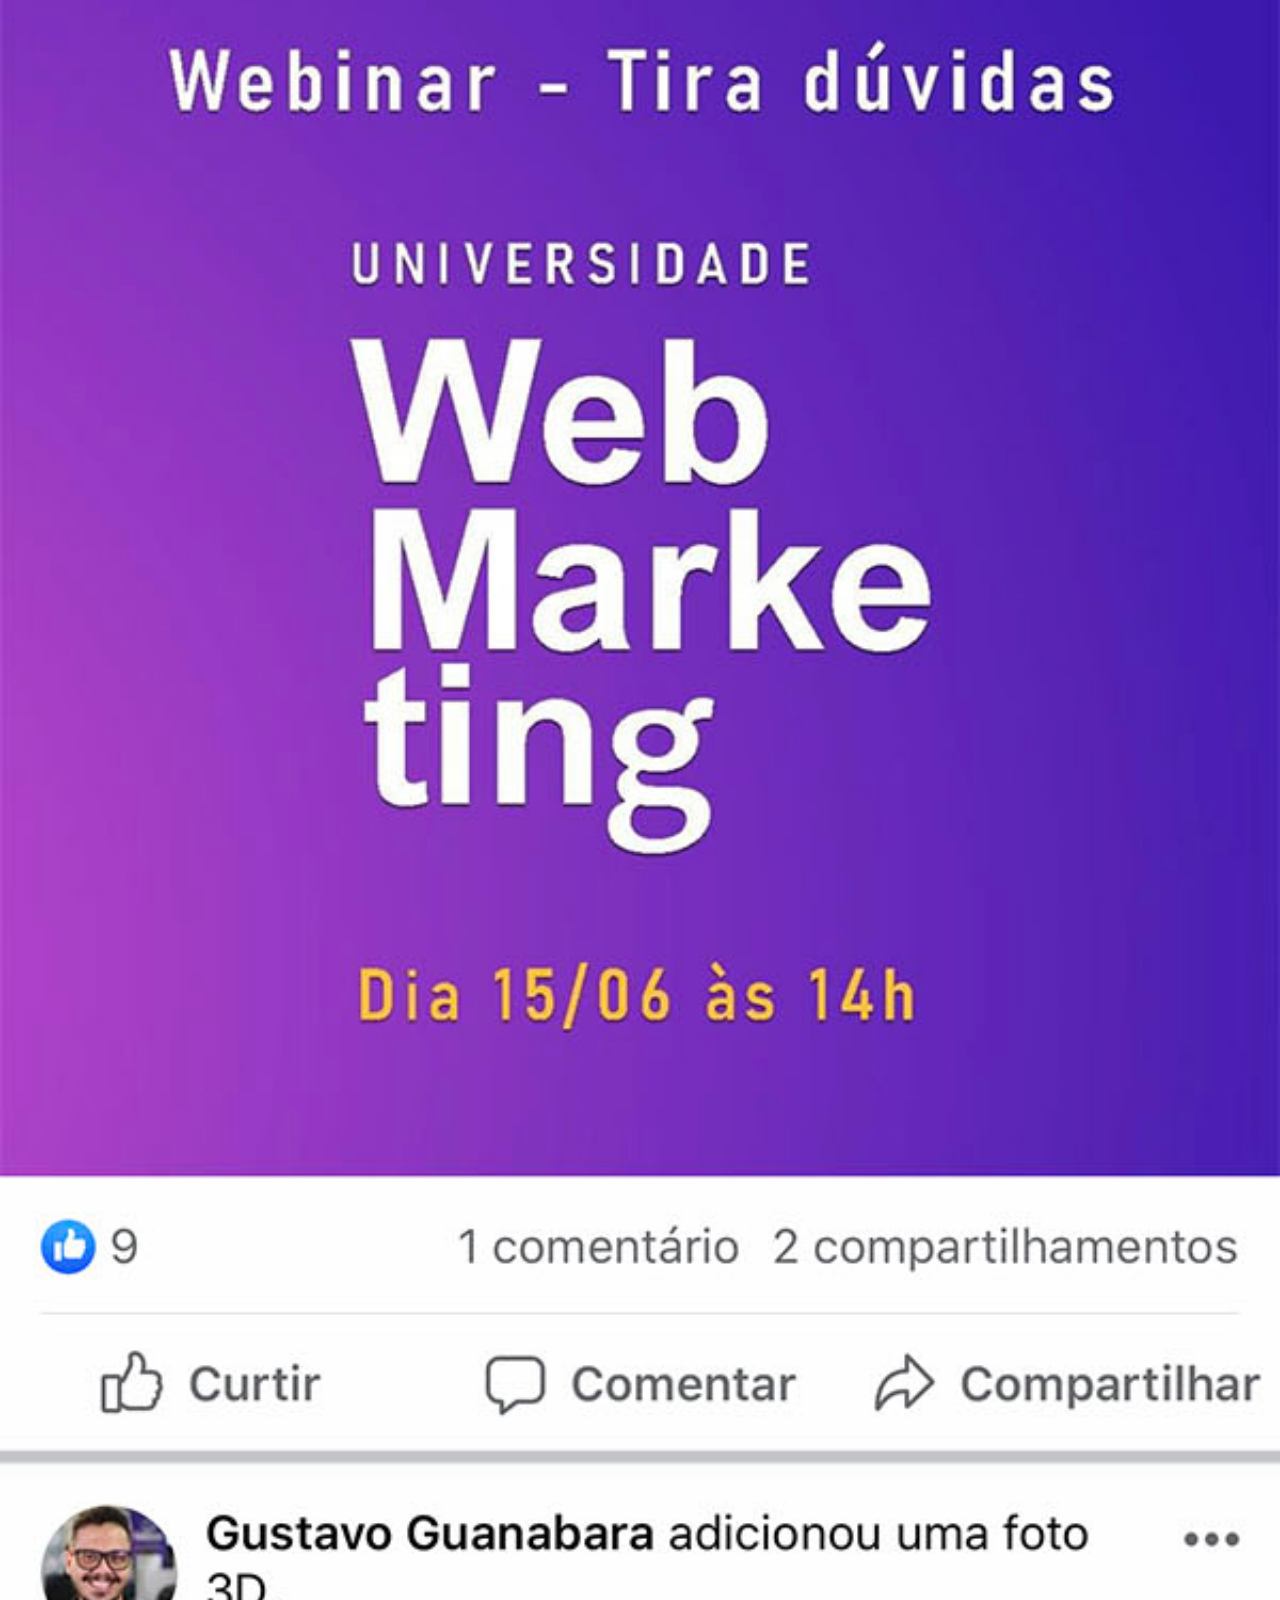
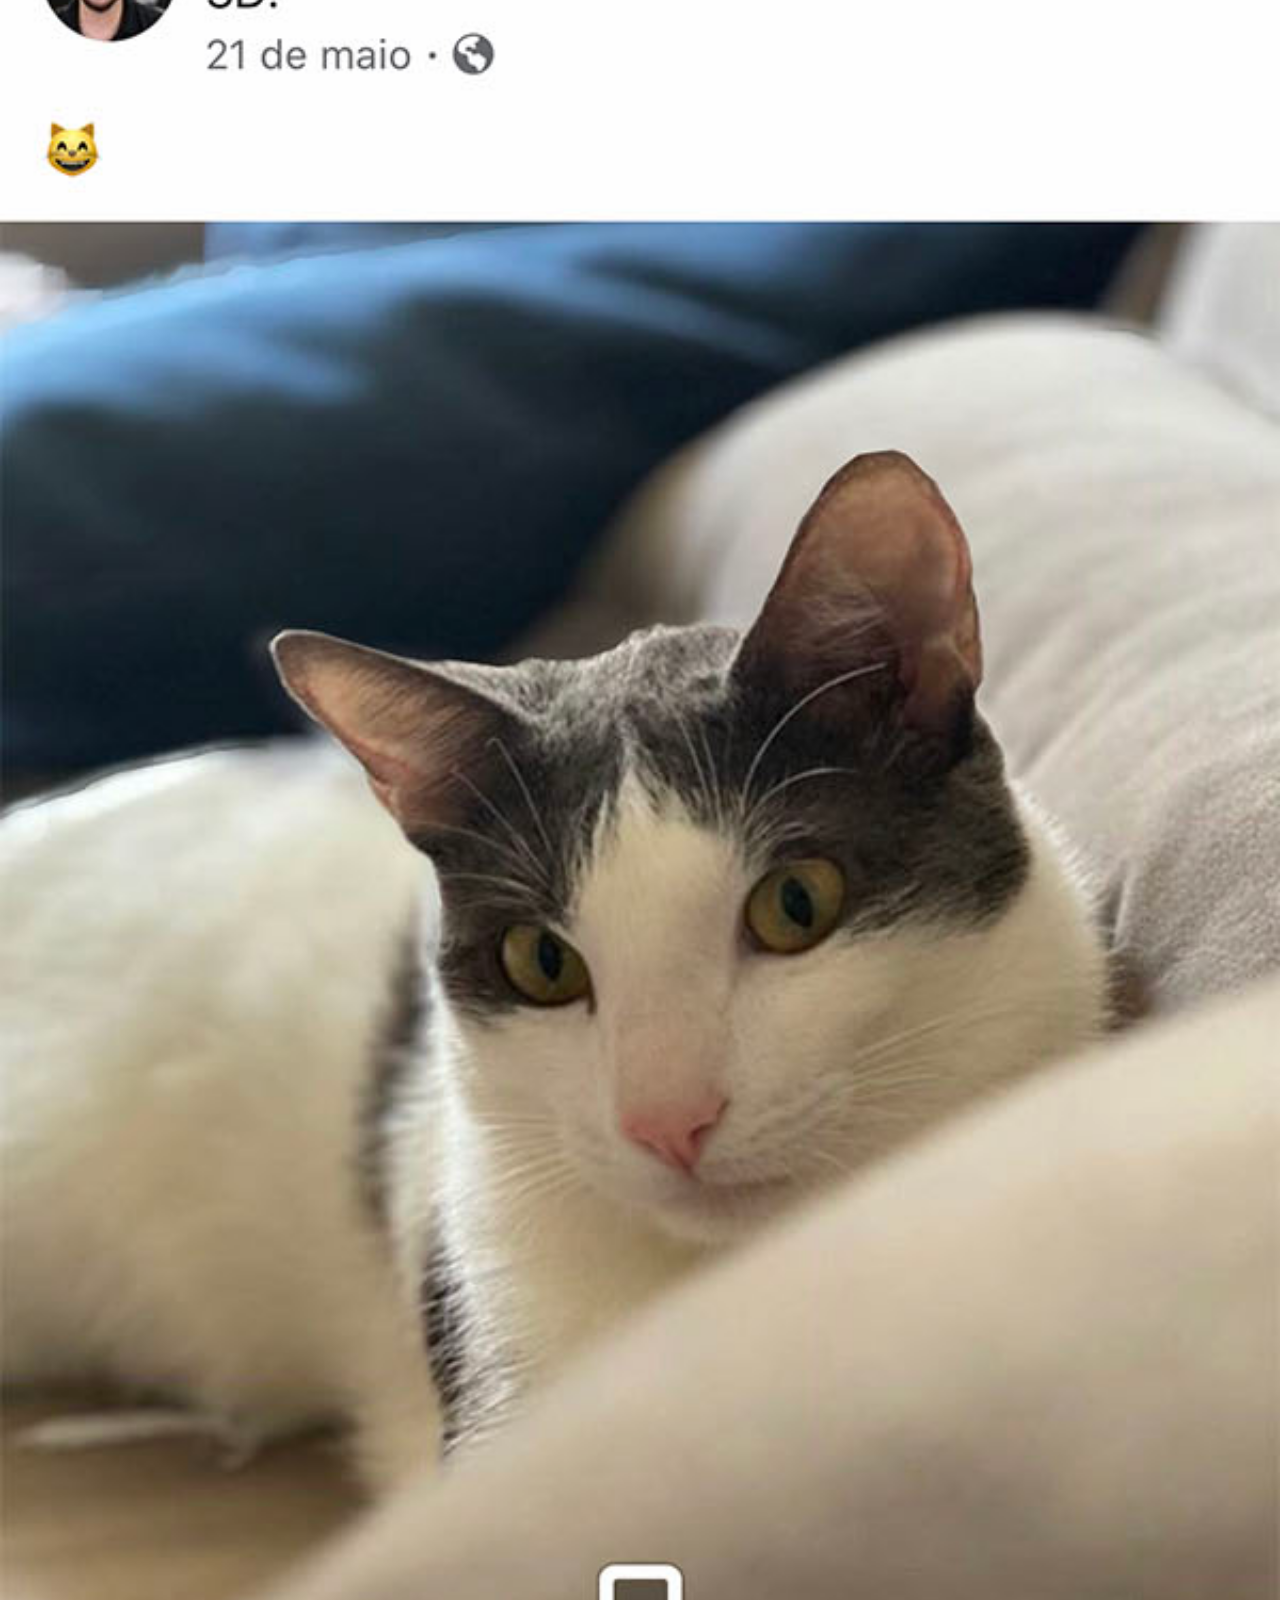
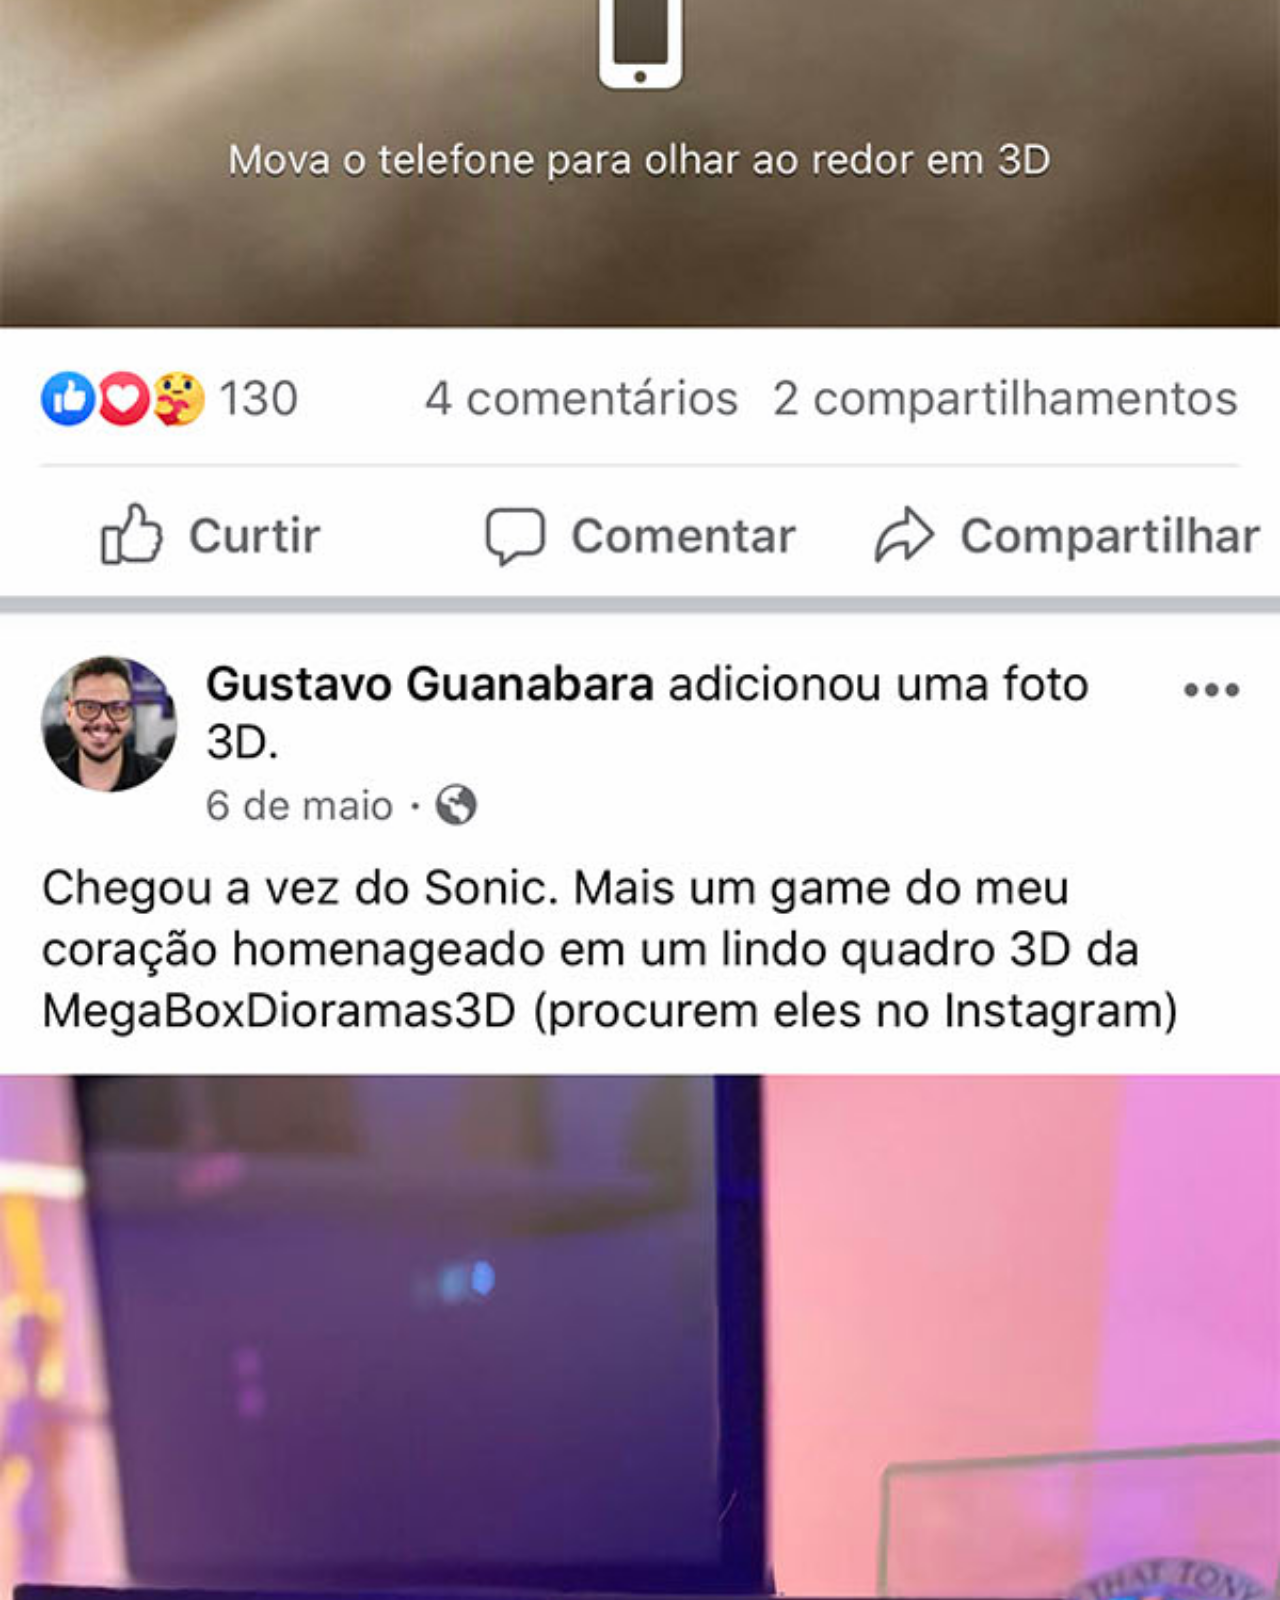
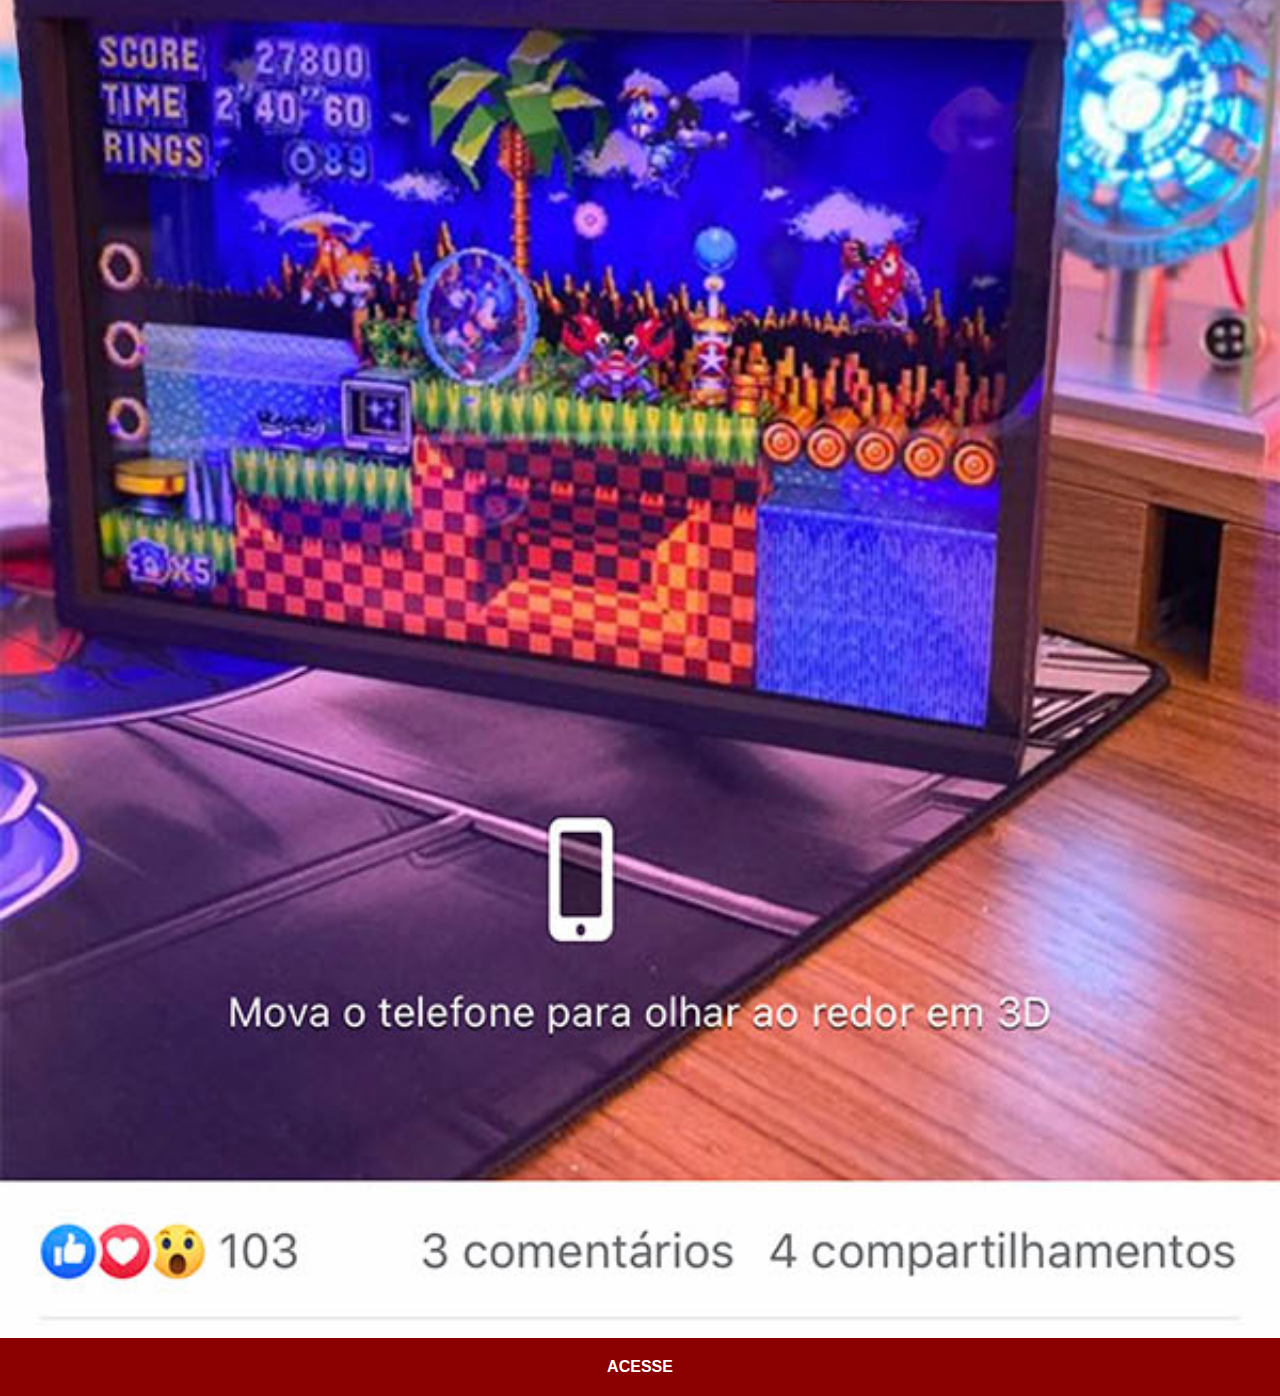
<file: projeto-social/facebook.html>
<!DOCTYPE html>
<html lang="pt-br">

<head>
    <meta charset="UTF-8">
    <meta name="viewport" content="width=device-width, initial-scale=1.0">
    <title>Facebook</title>
    <link rel="stylesheet" href="estilo/social.css">
</head>

<body>
    <img src="imagens/tela-facebook.jpg" alt="Facebook">
    <a href="https://www.facebook.com/gustavoguanabara?locale=pt_BR" target="_blank">ACESSE</a>
</body>

</html>
</file>
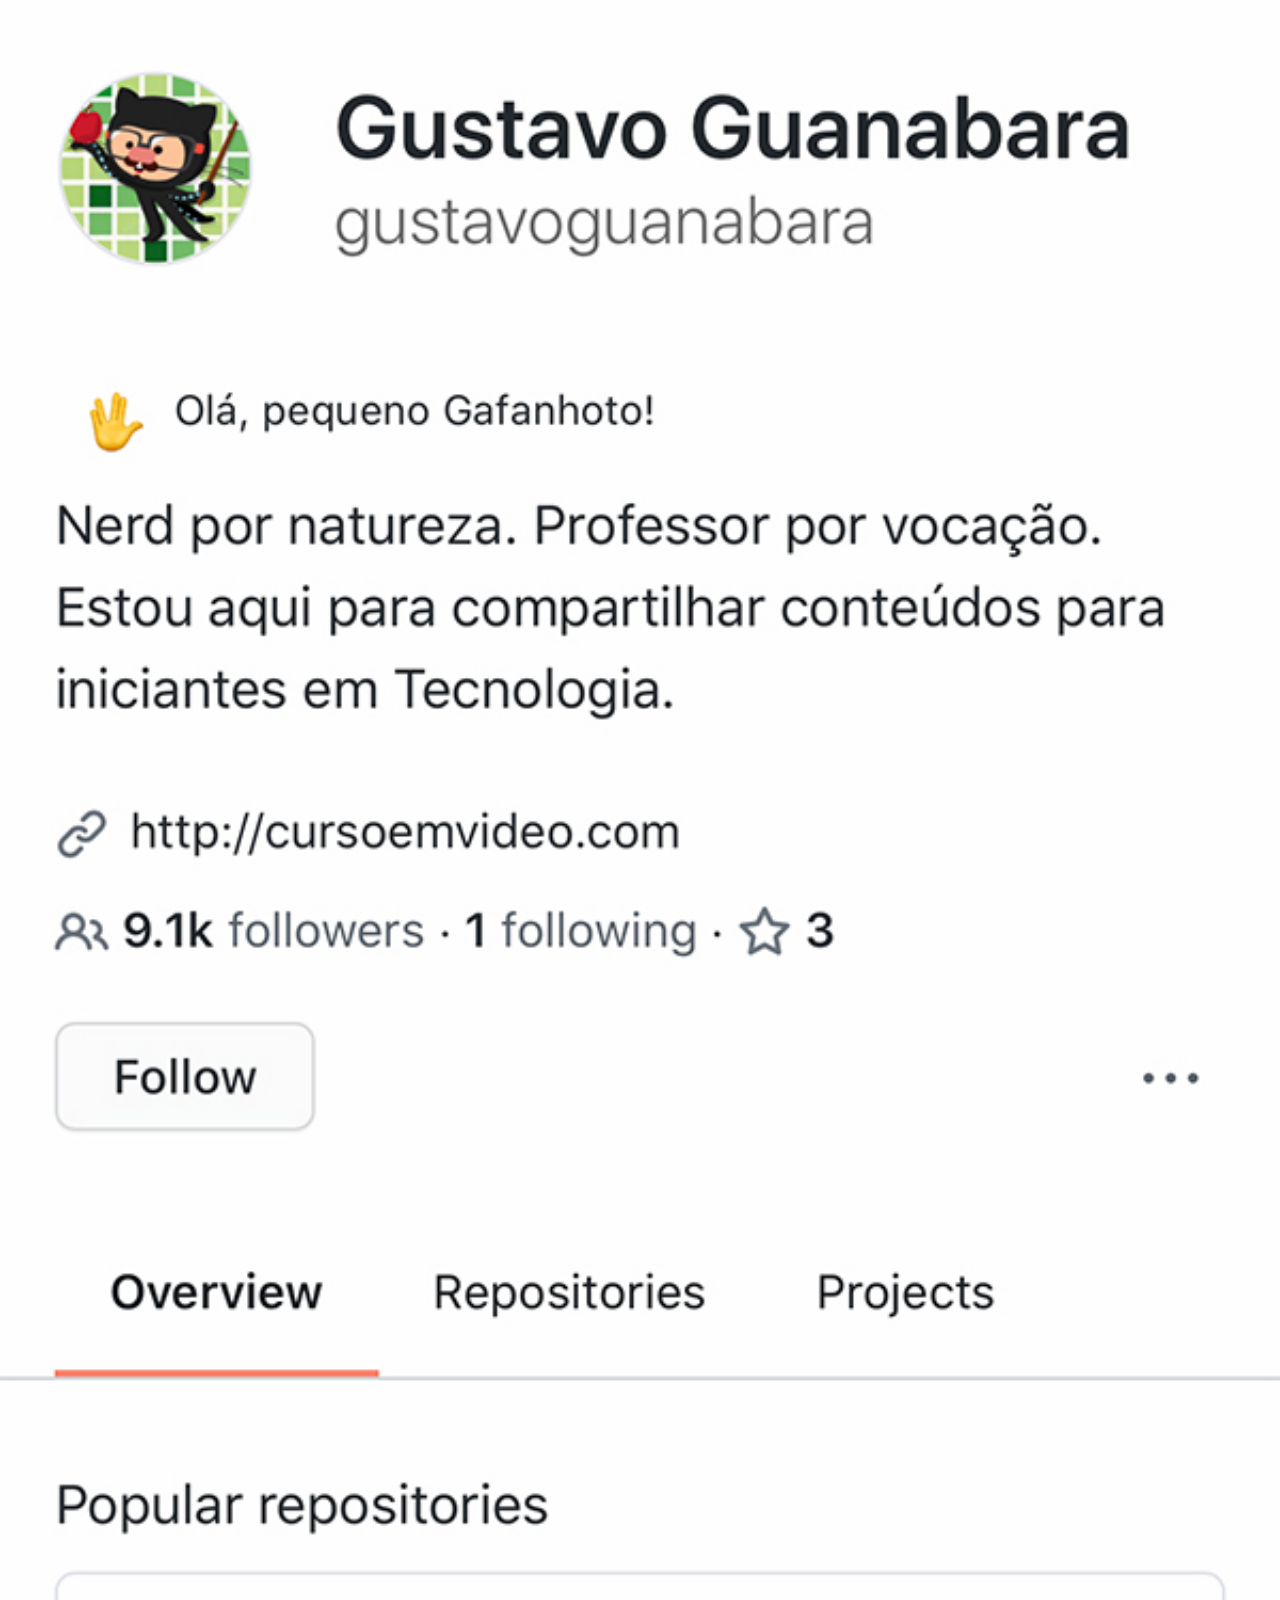
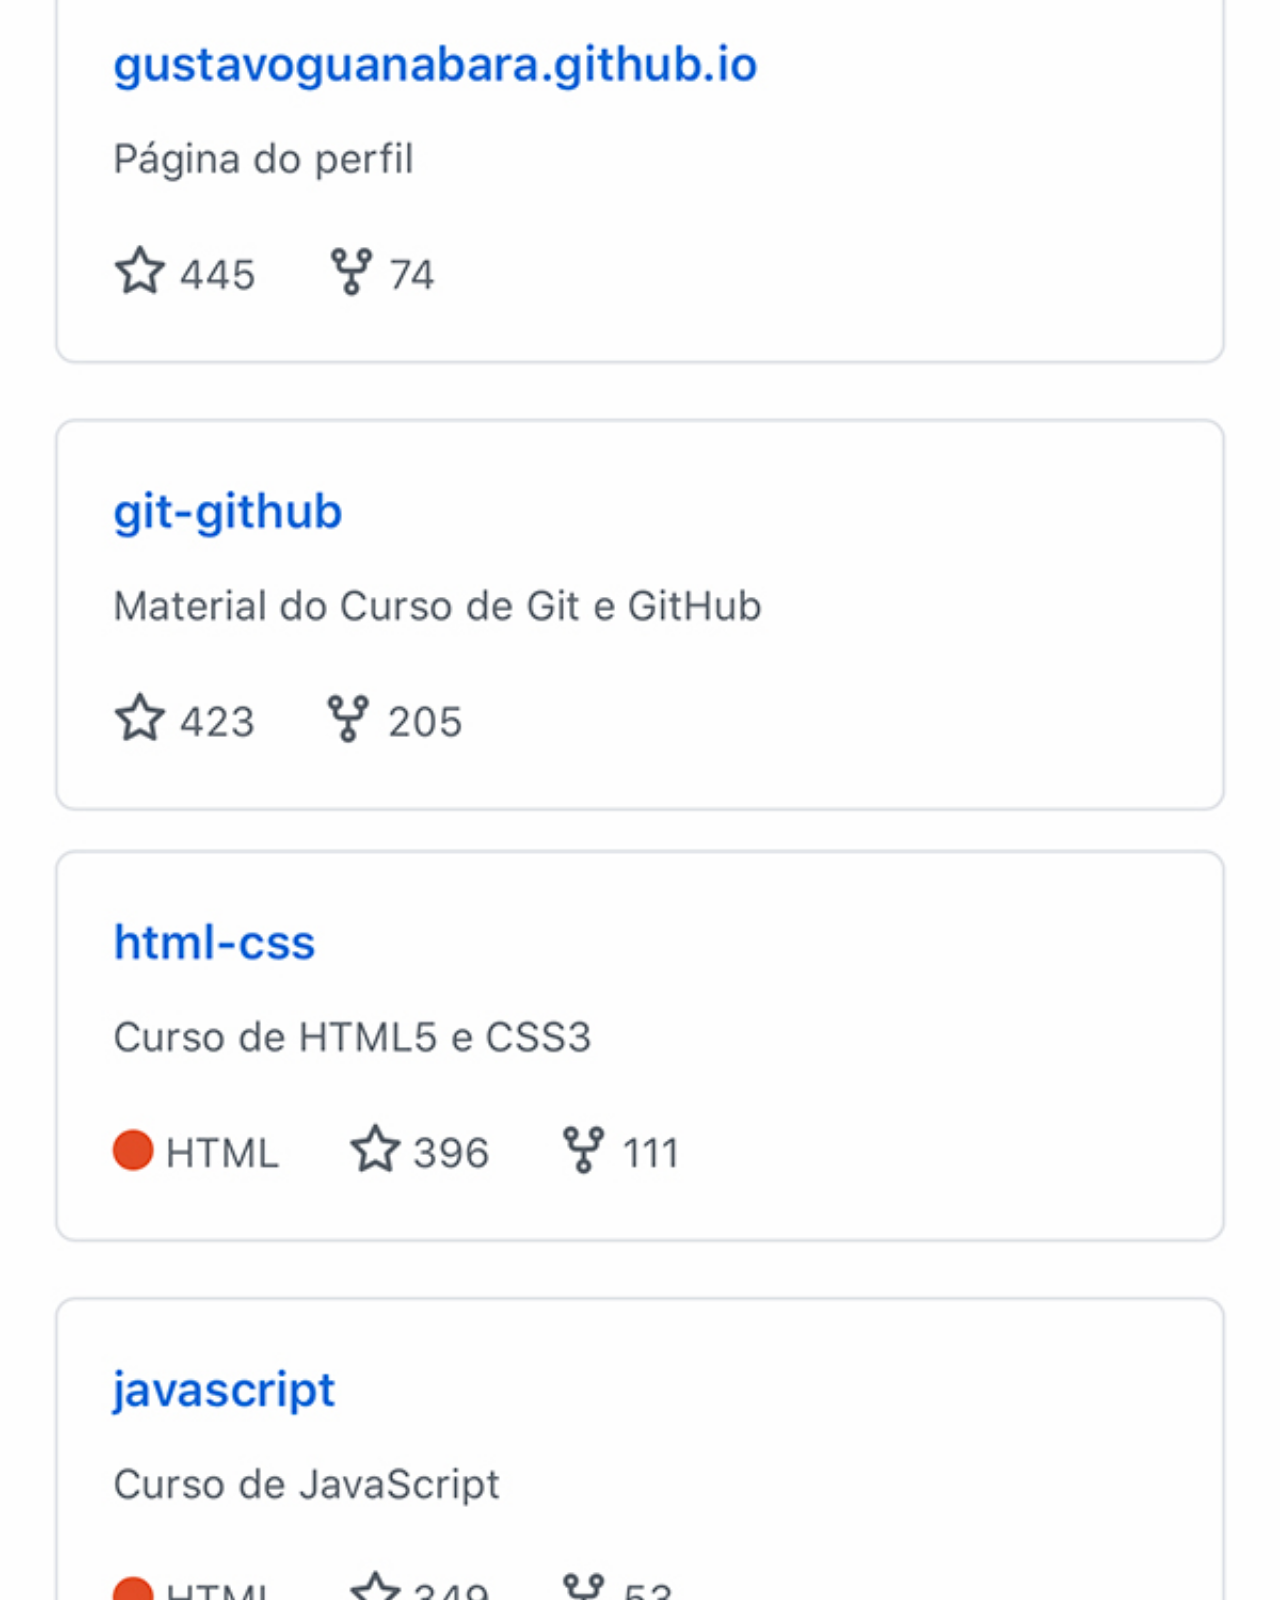
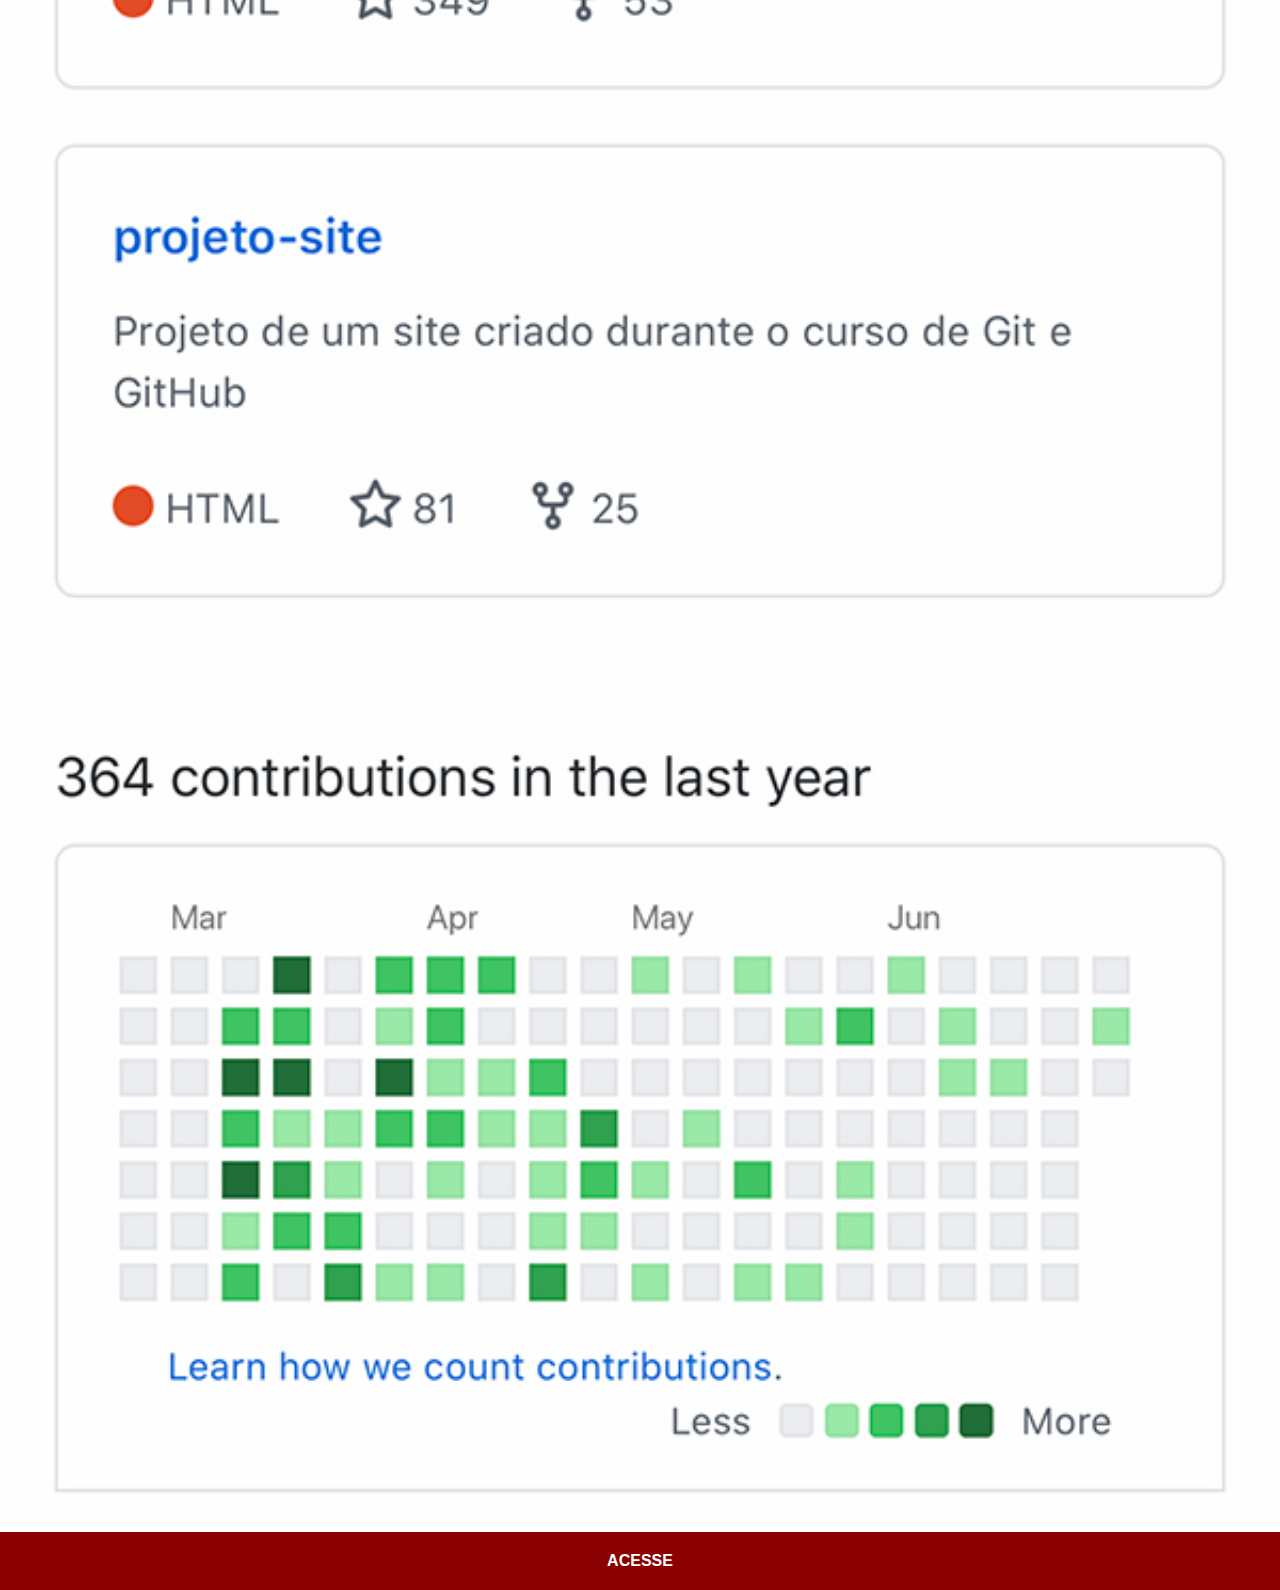
<file: projeto-social/github.html>
<!DOCTYPE html>
<html lang="pt-br">

<head>
    <meta charset="UTF-8">
    <meta name="viewport" content="width=device-width, initial-scale=1.0">
    <title>GitHub</title>
    <link rel="stylesheet" href="estilo/social.css">
</head>

<body>
    <img src="imagens/tela-github.jpg" alt="GitHub">
    <a href="https://github.com/gustavoguanabara" target="_blank">ACESSE</a>
</body>

</html>
</file>
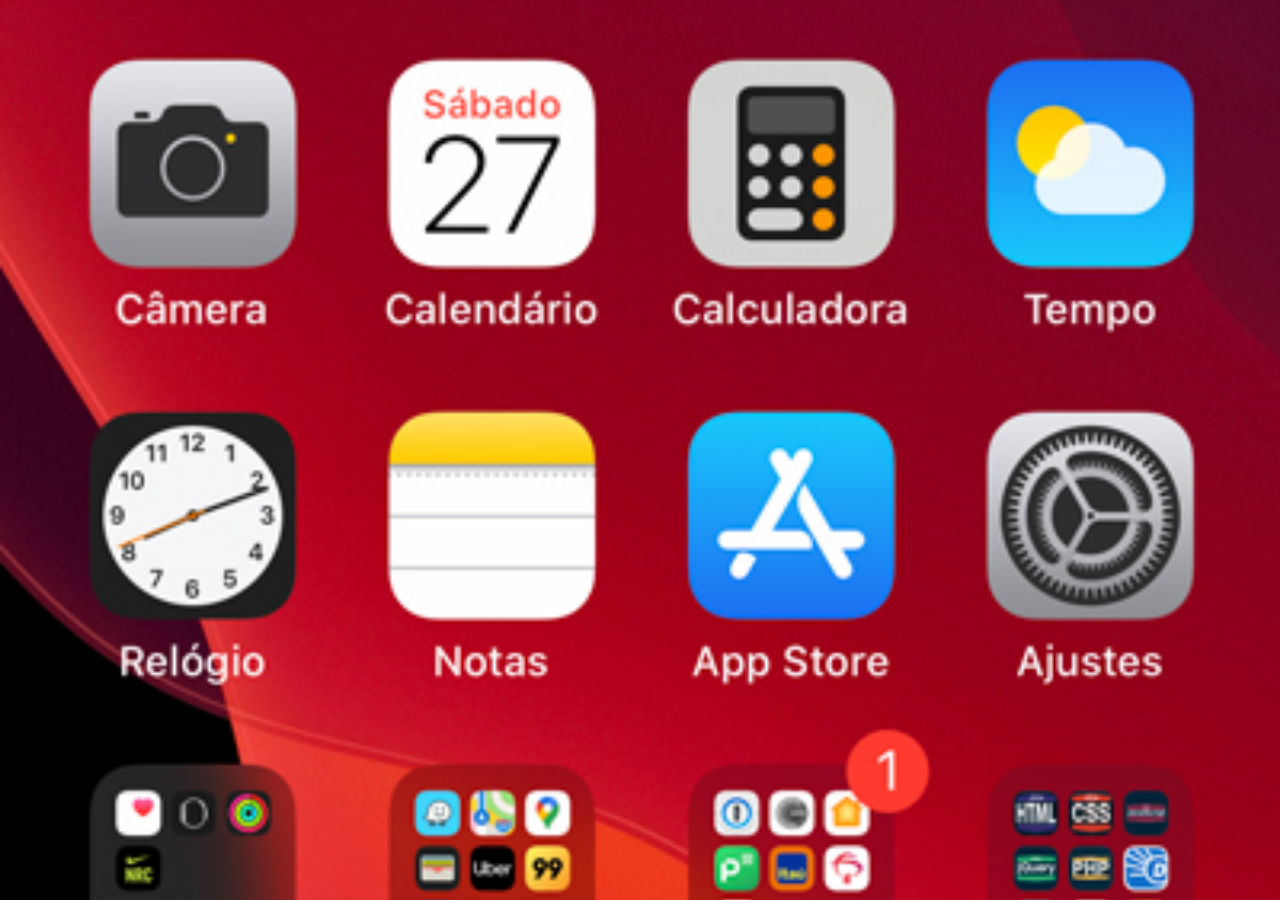
<file: projeto-social/home.html>
<!DOCTYPE html>
<html lang="pt-br">
<head>
    <meta charset="UTF-8">
    <meta name="viewport" content="width=device-width, initial-scale=1.0">
    <title>Home</title>
    <style>
        *{
            margin: 0;
            padding: 0;
        }

        body{
            width: 100vw;
            height: 100vh;
            background: #000000 url(imagens/tela-home.jpg) no-repeat top center;
            background-size: cover;
        }
    </style>
</head>
<body>
    
</body>
</html>
</file>
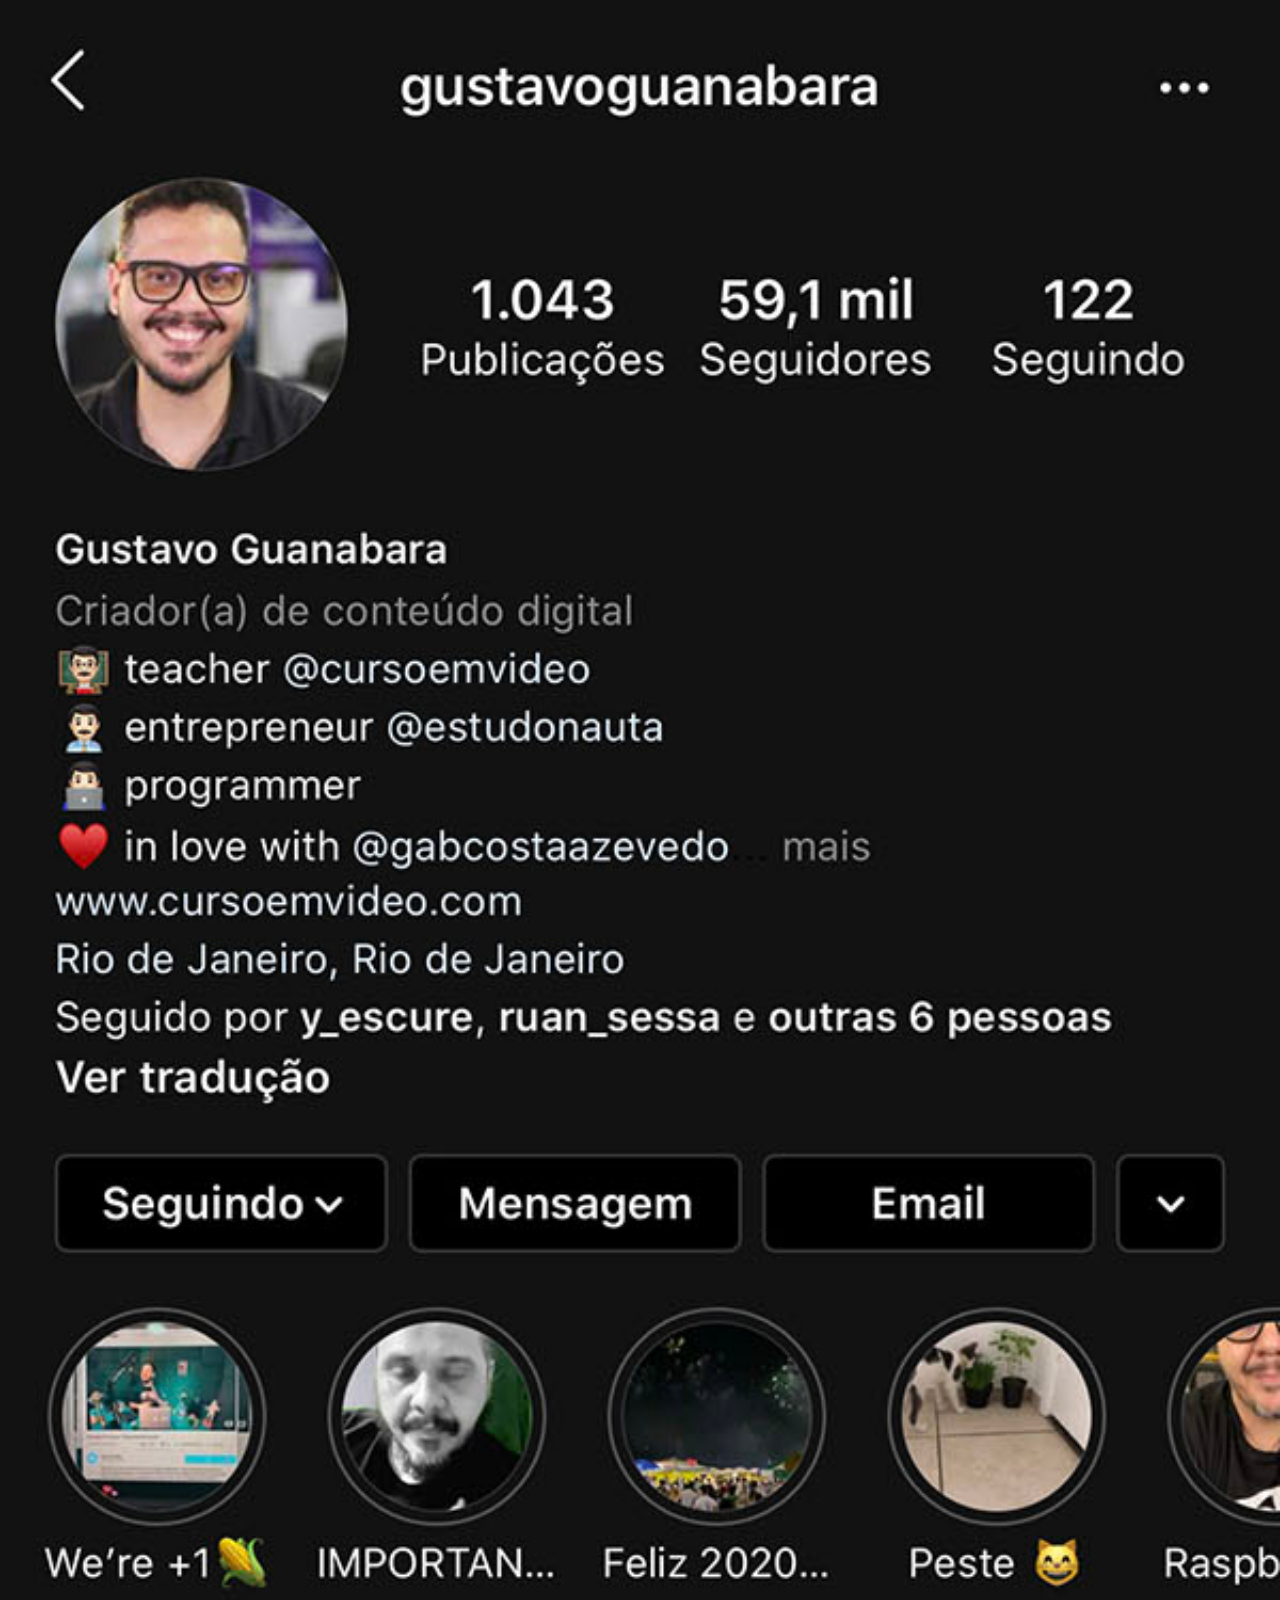
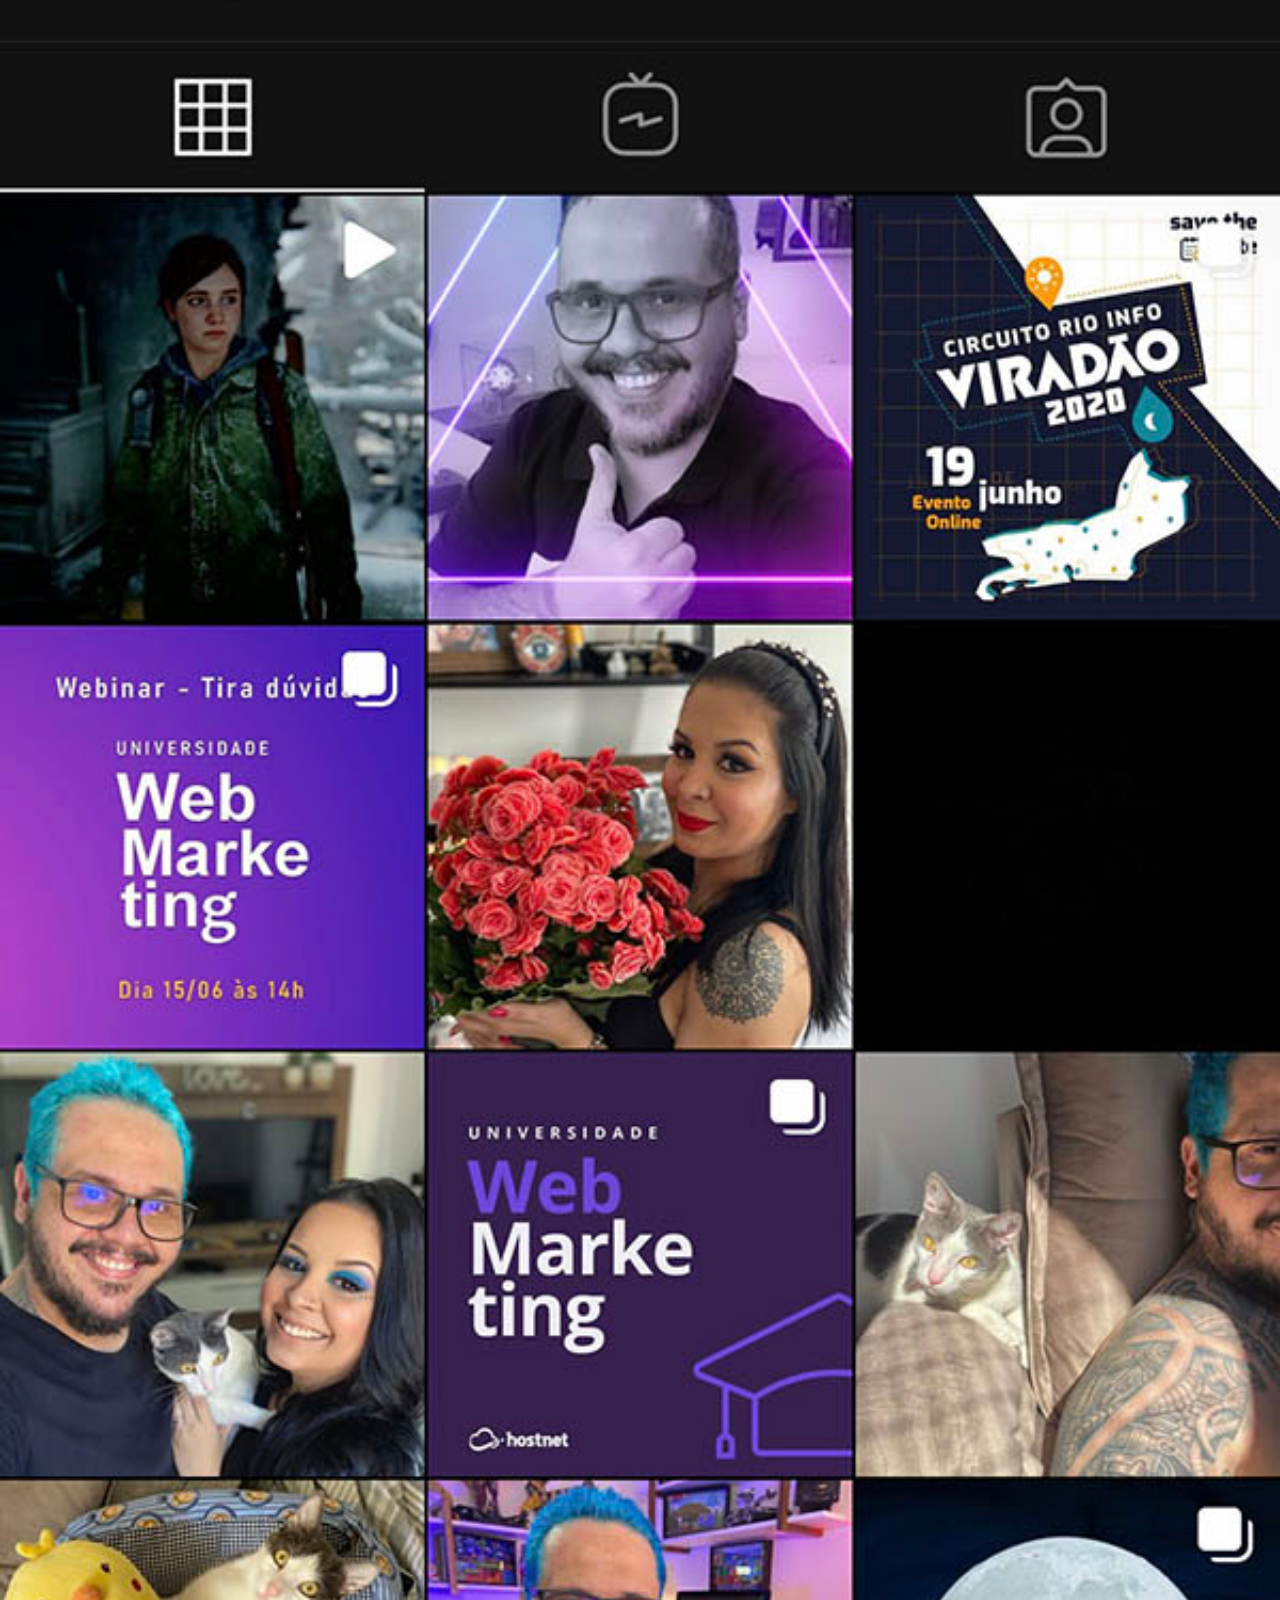
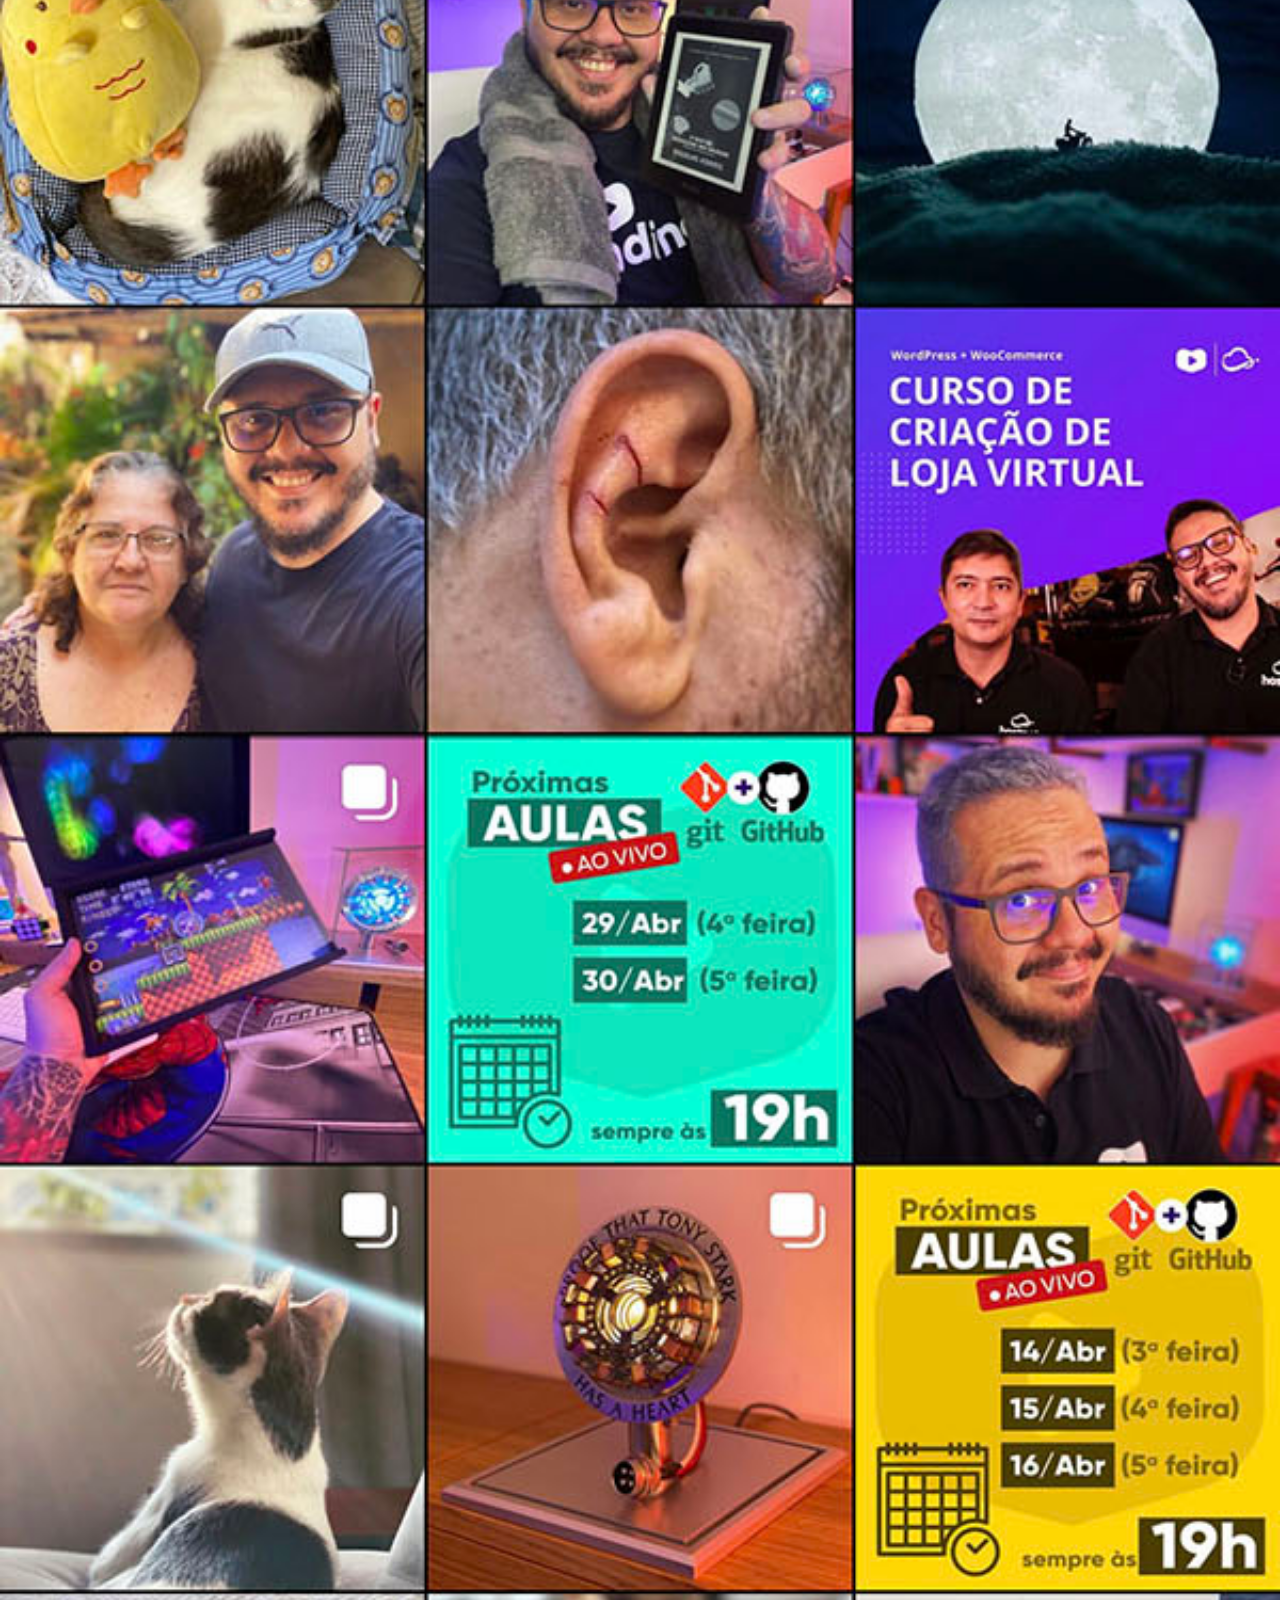
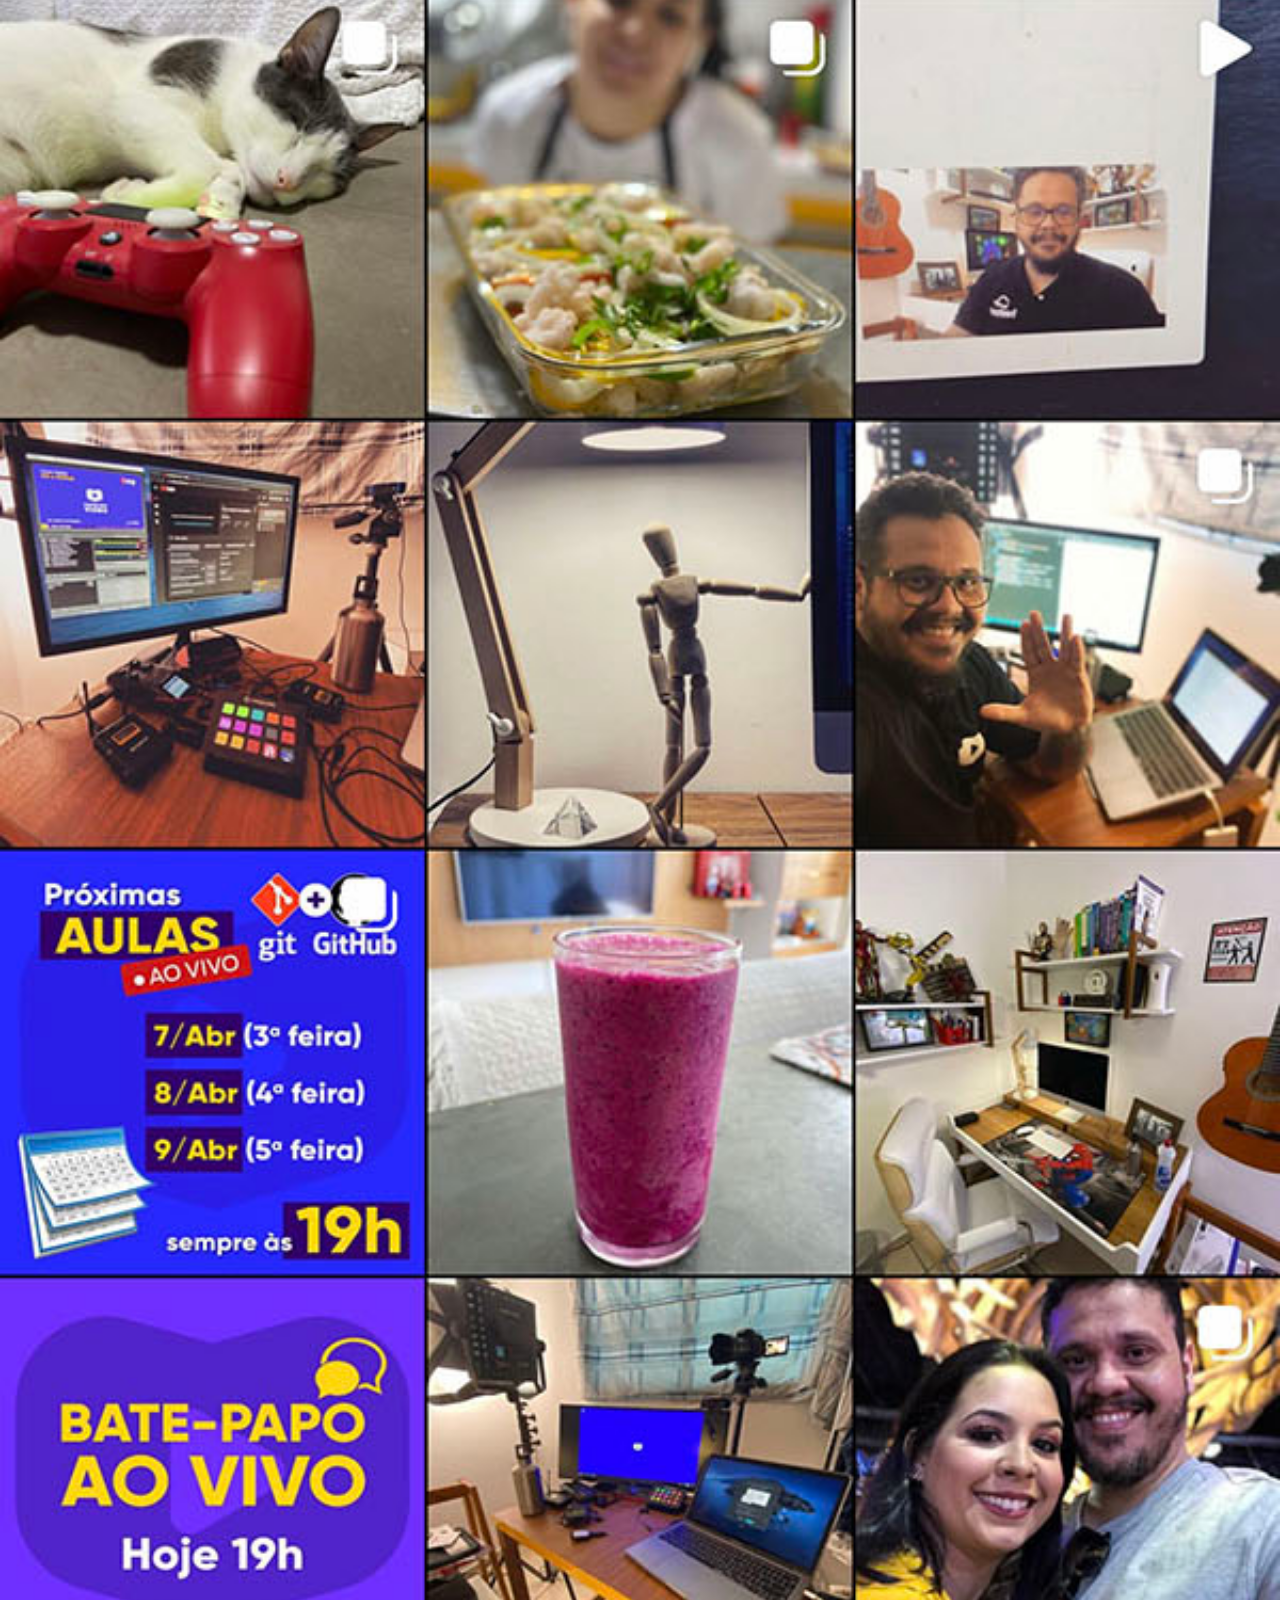
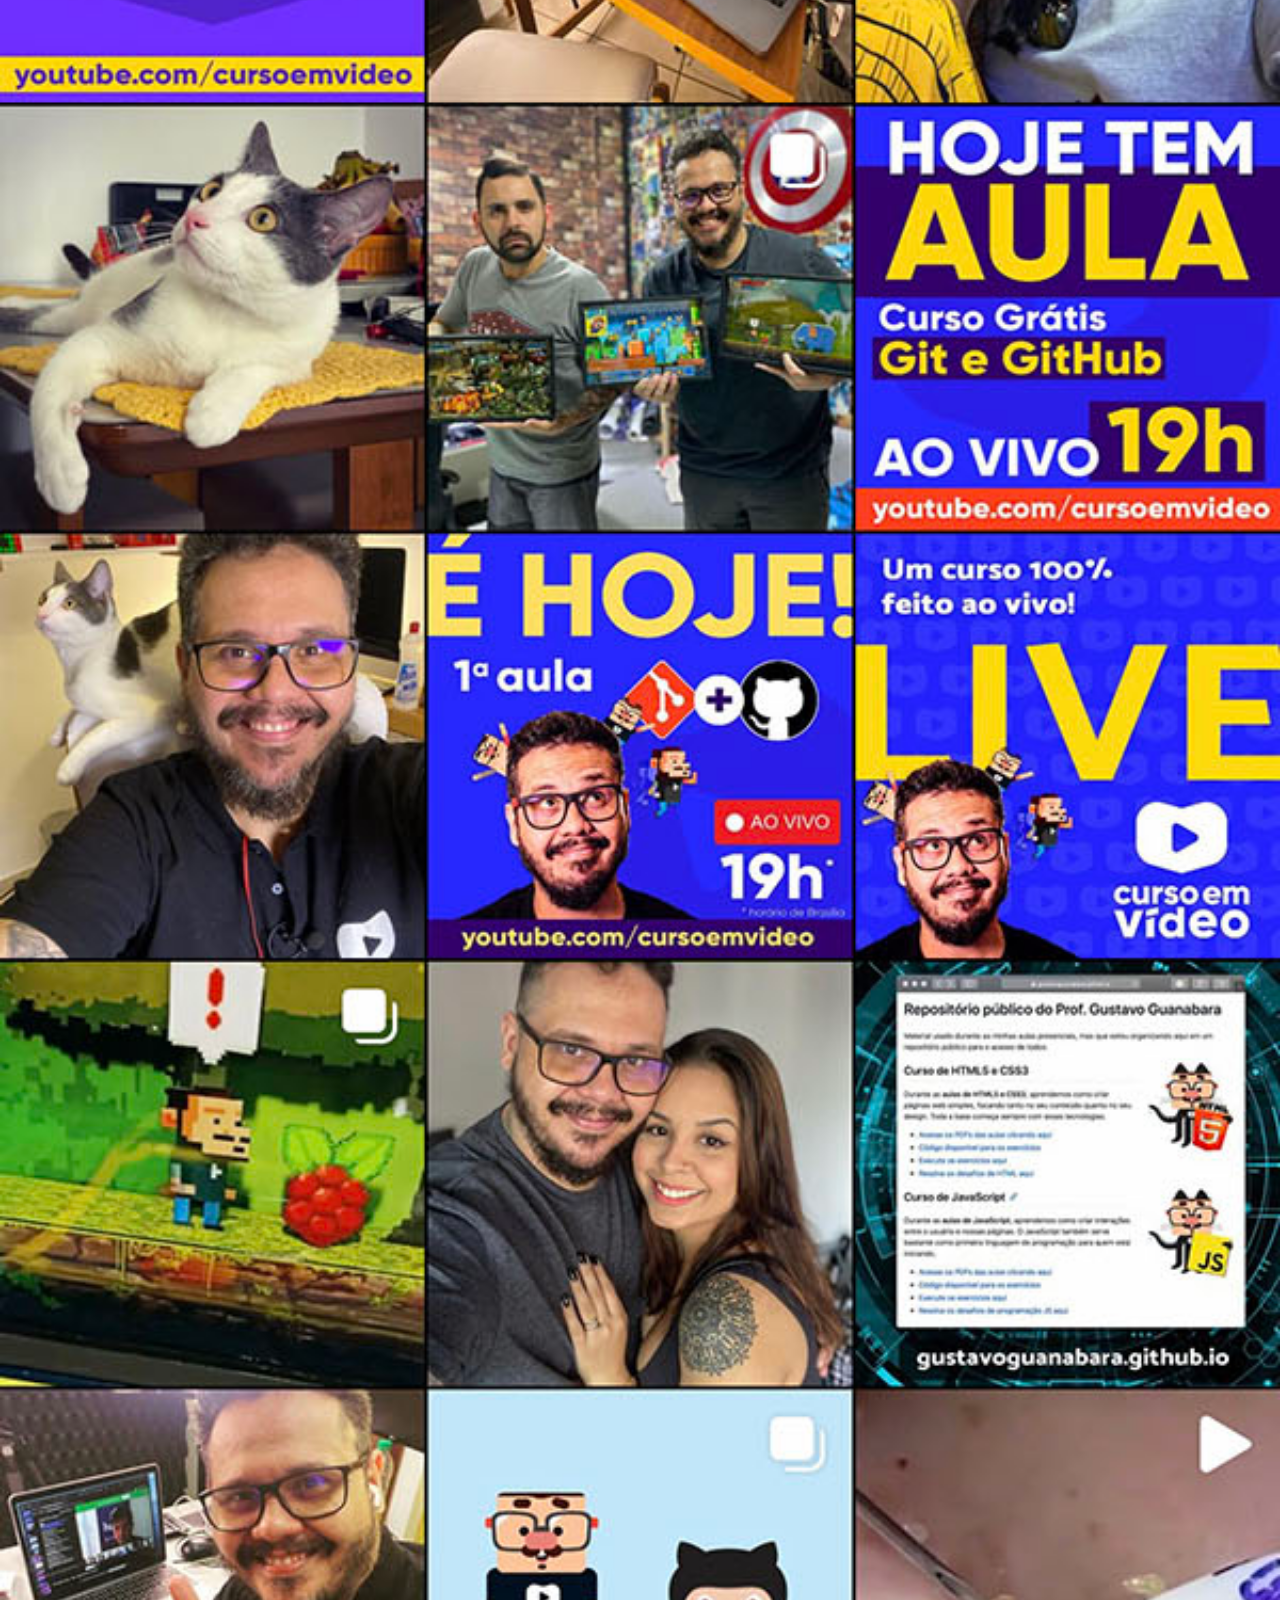
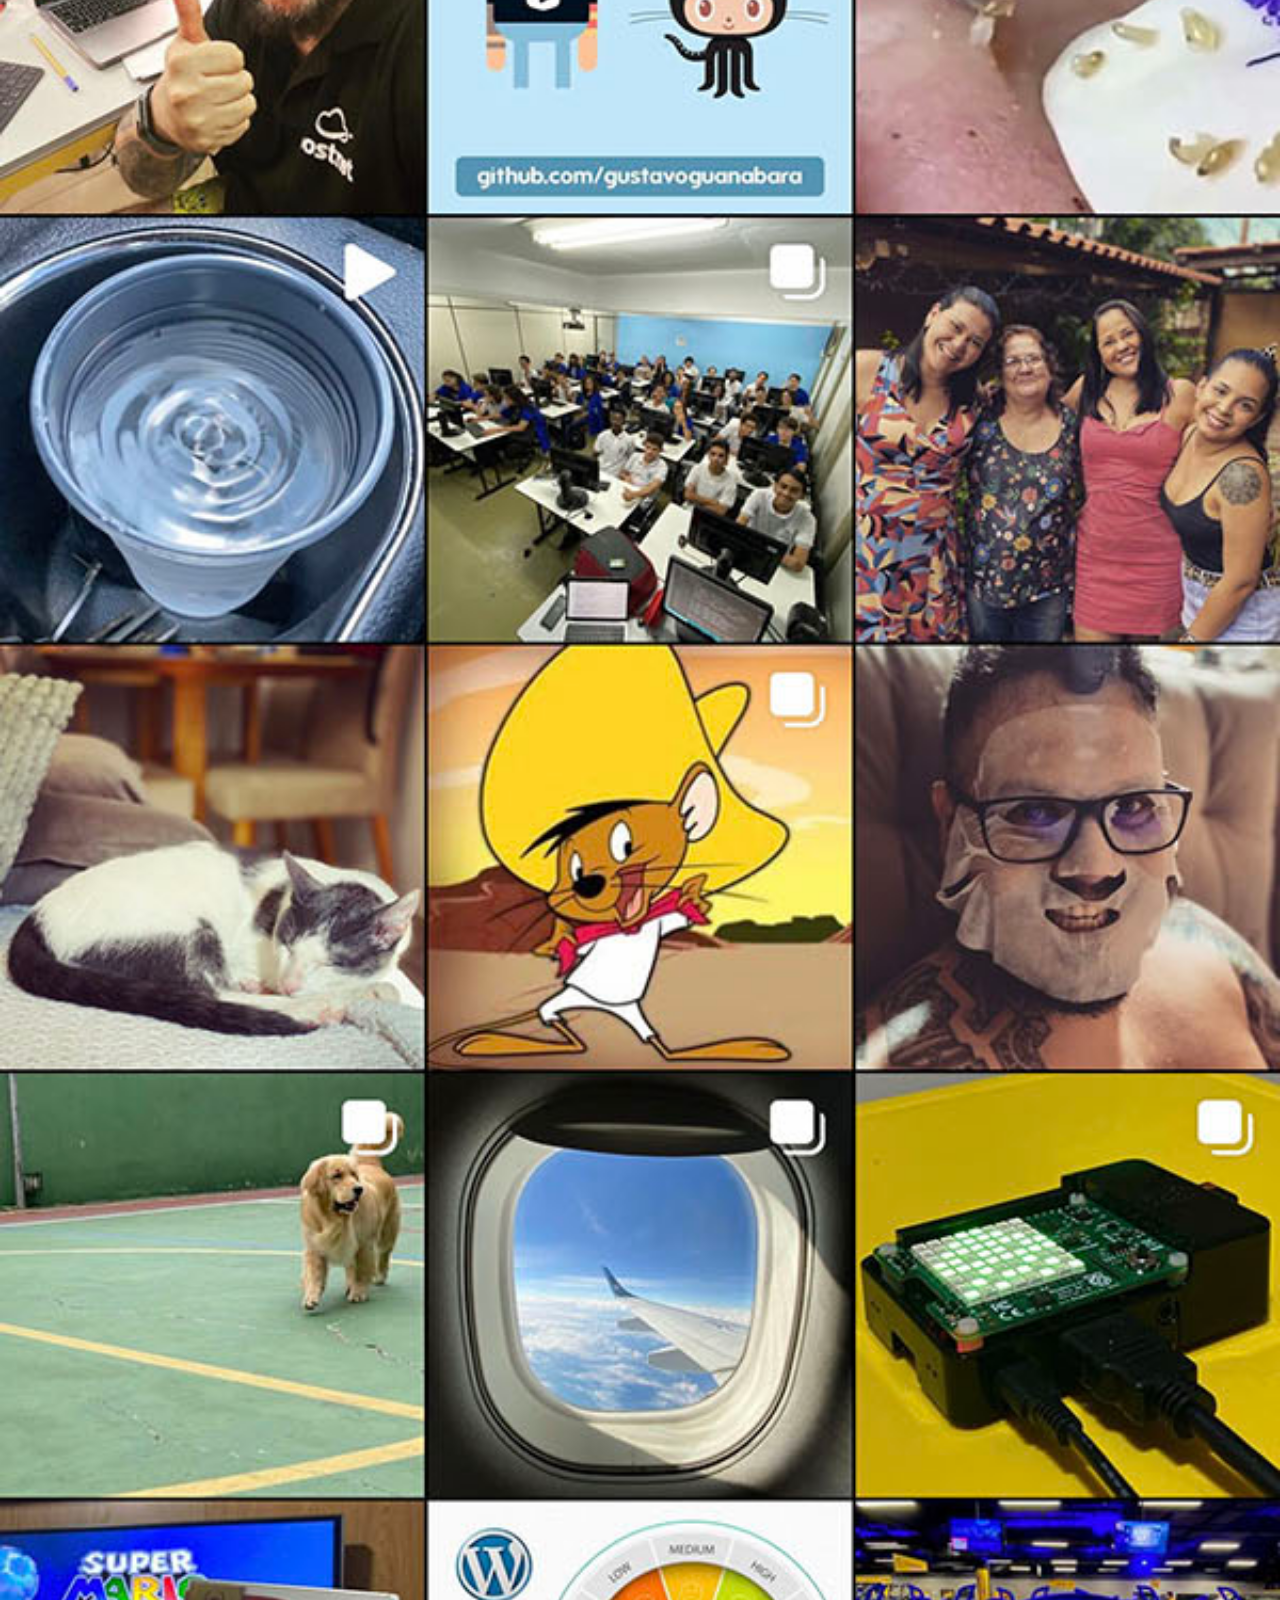
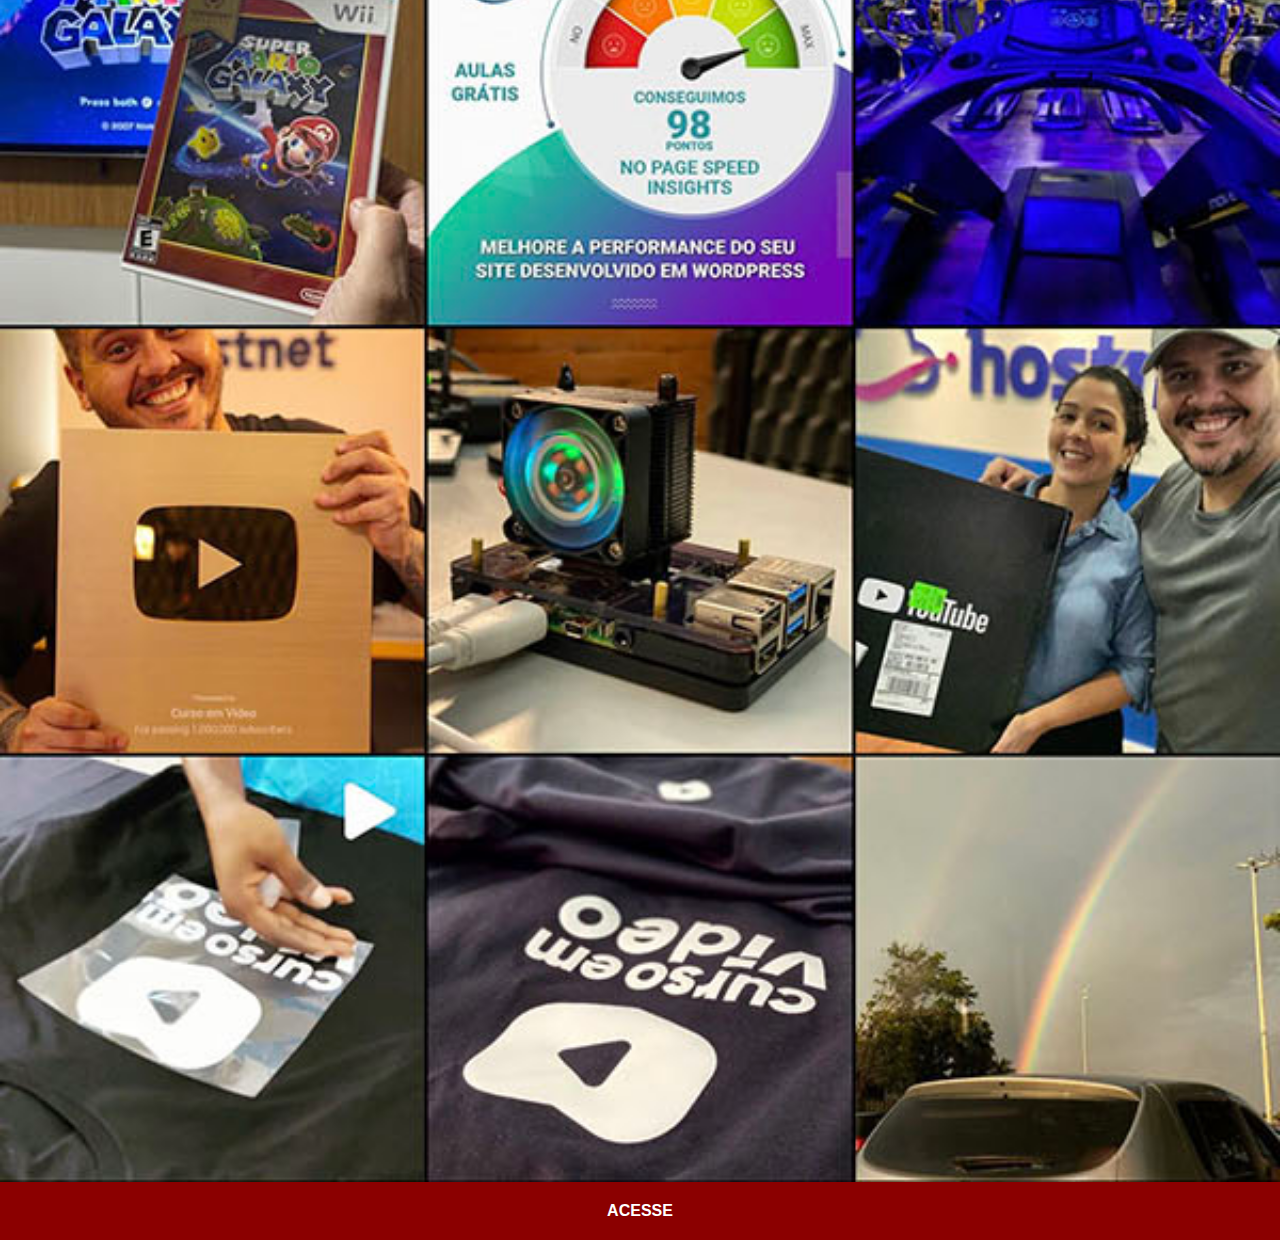
<file: projeto-social/instagram.html>
<!DOCTYPE html>
<html lang="pt-br">

<head>
    <meta charset="UTF-8">
    <meta name="viewport" content="width=device-width, initial-scale=1.0">
    <title>Instagram</title>
    <link rel="stylesheet" href="estilo/social.css">
</head>

<body>
    <img src="imagens/tela-instagram.jpg" alt="Instagram">
    <a href="https://www.instagram.com/gustavoguanabara/" target="_blank">ACESSE</a>
</body>

</html>
</file>
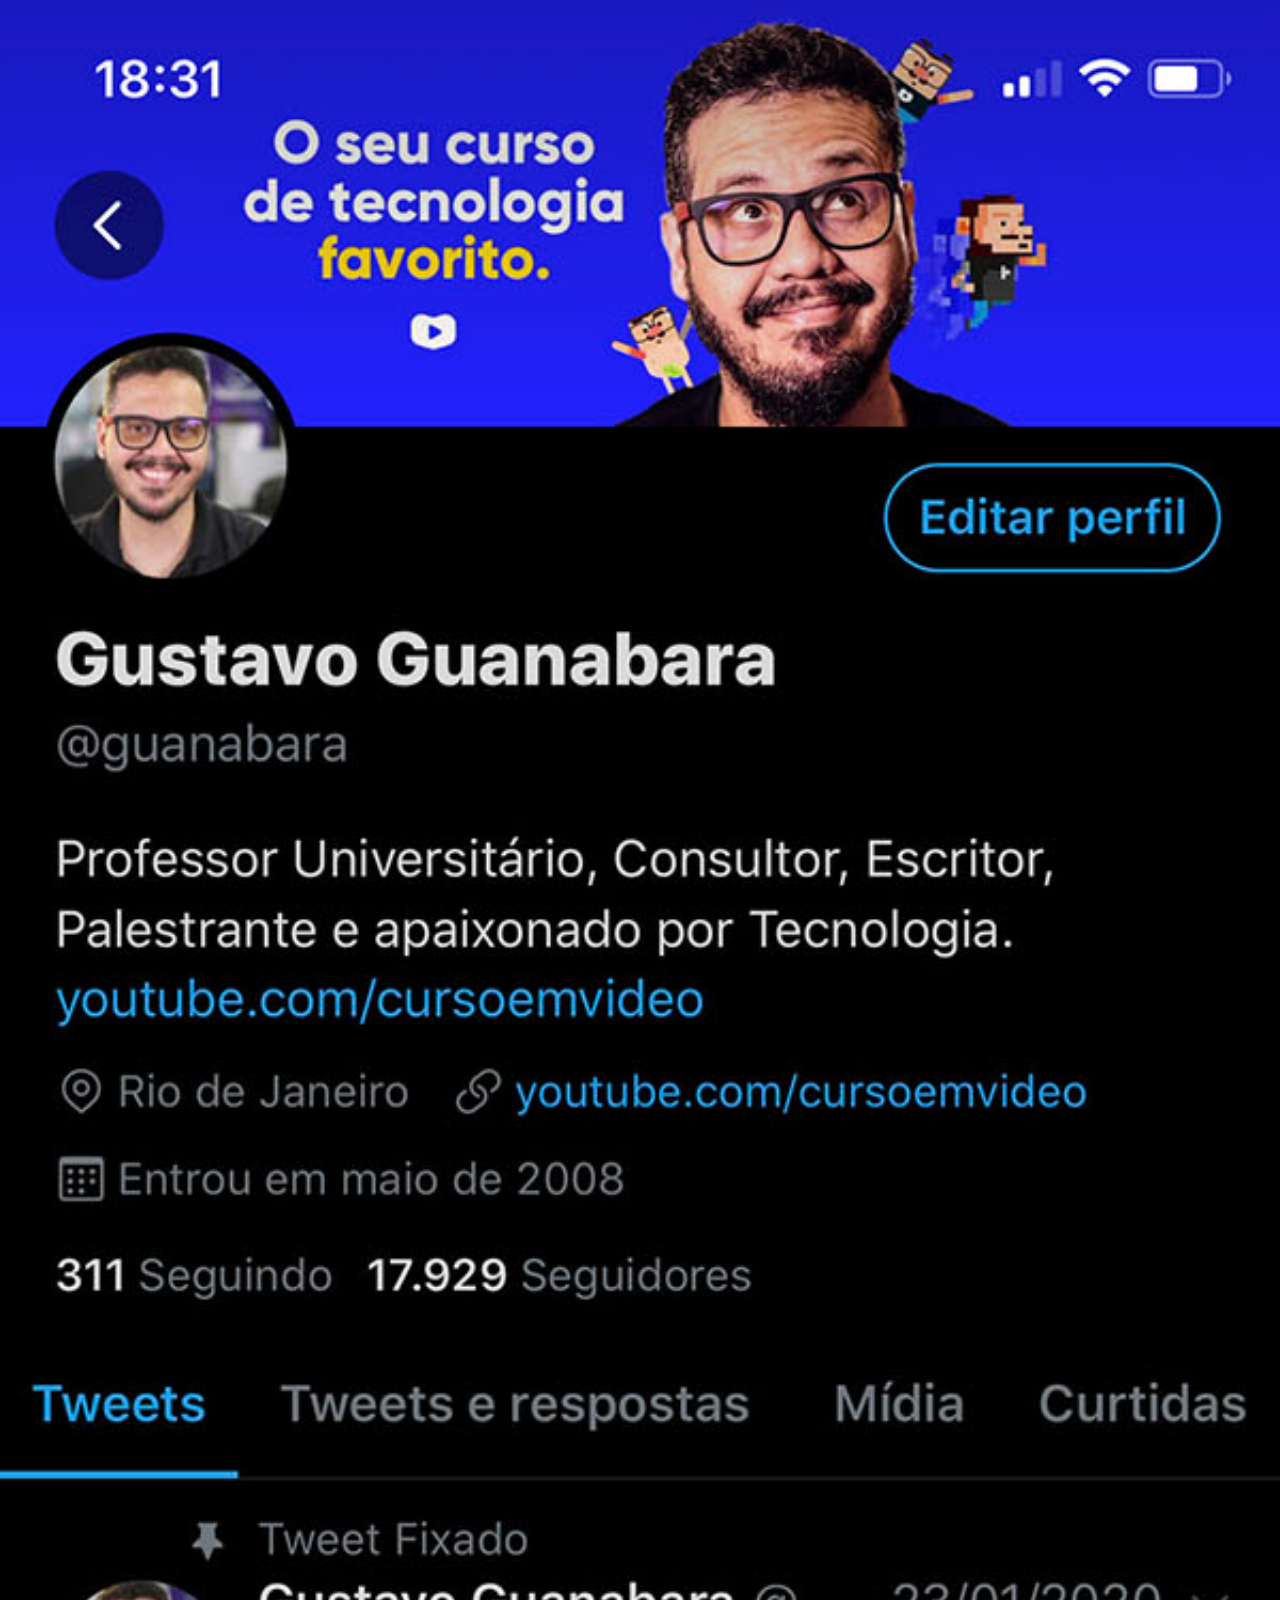
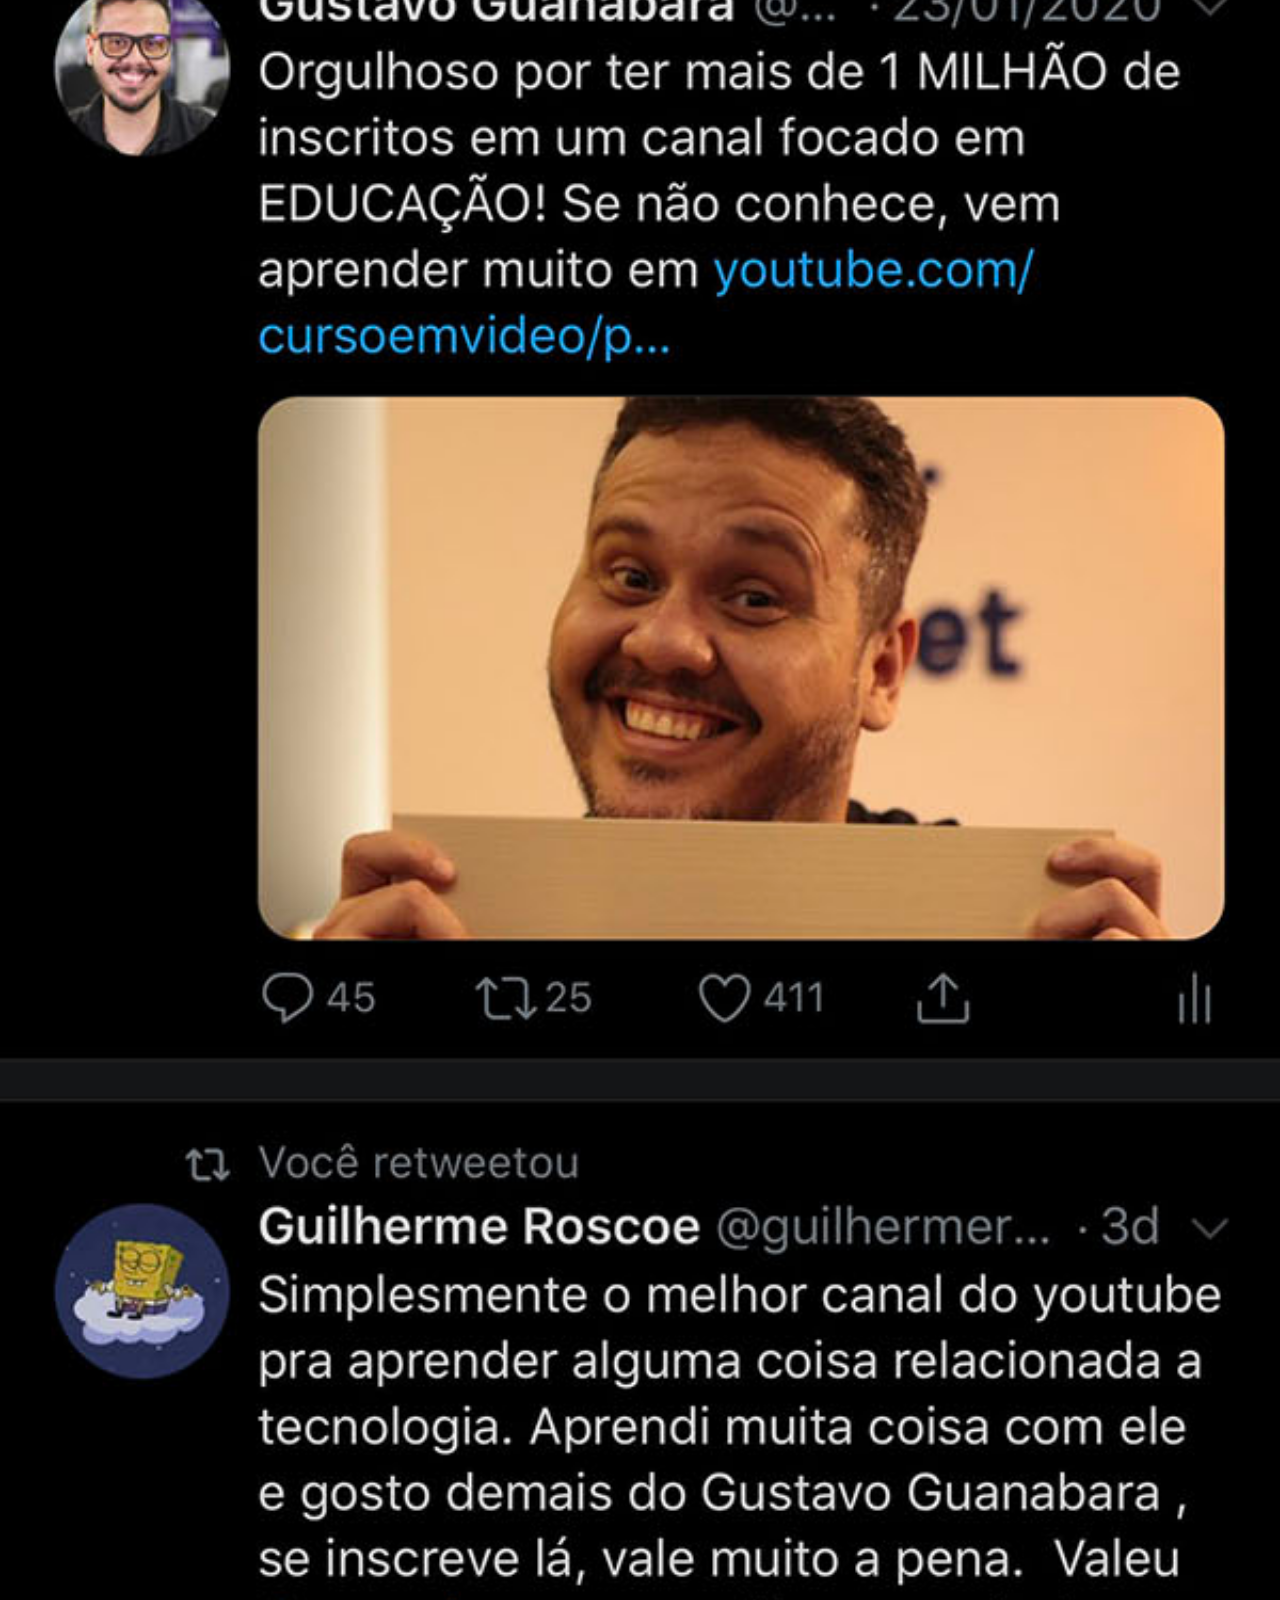
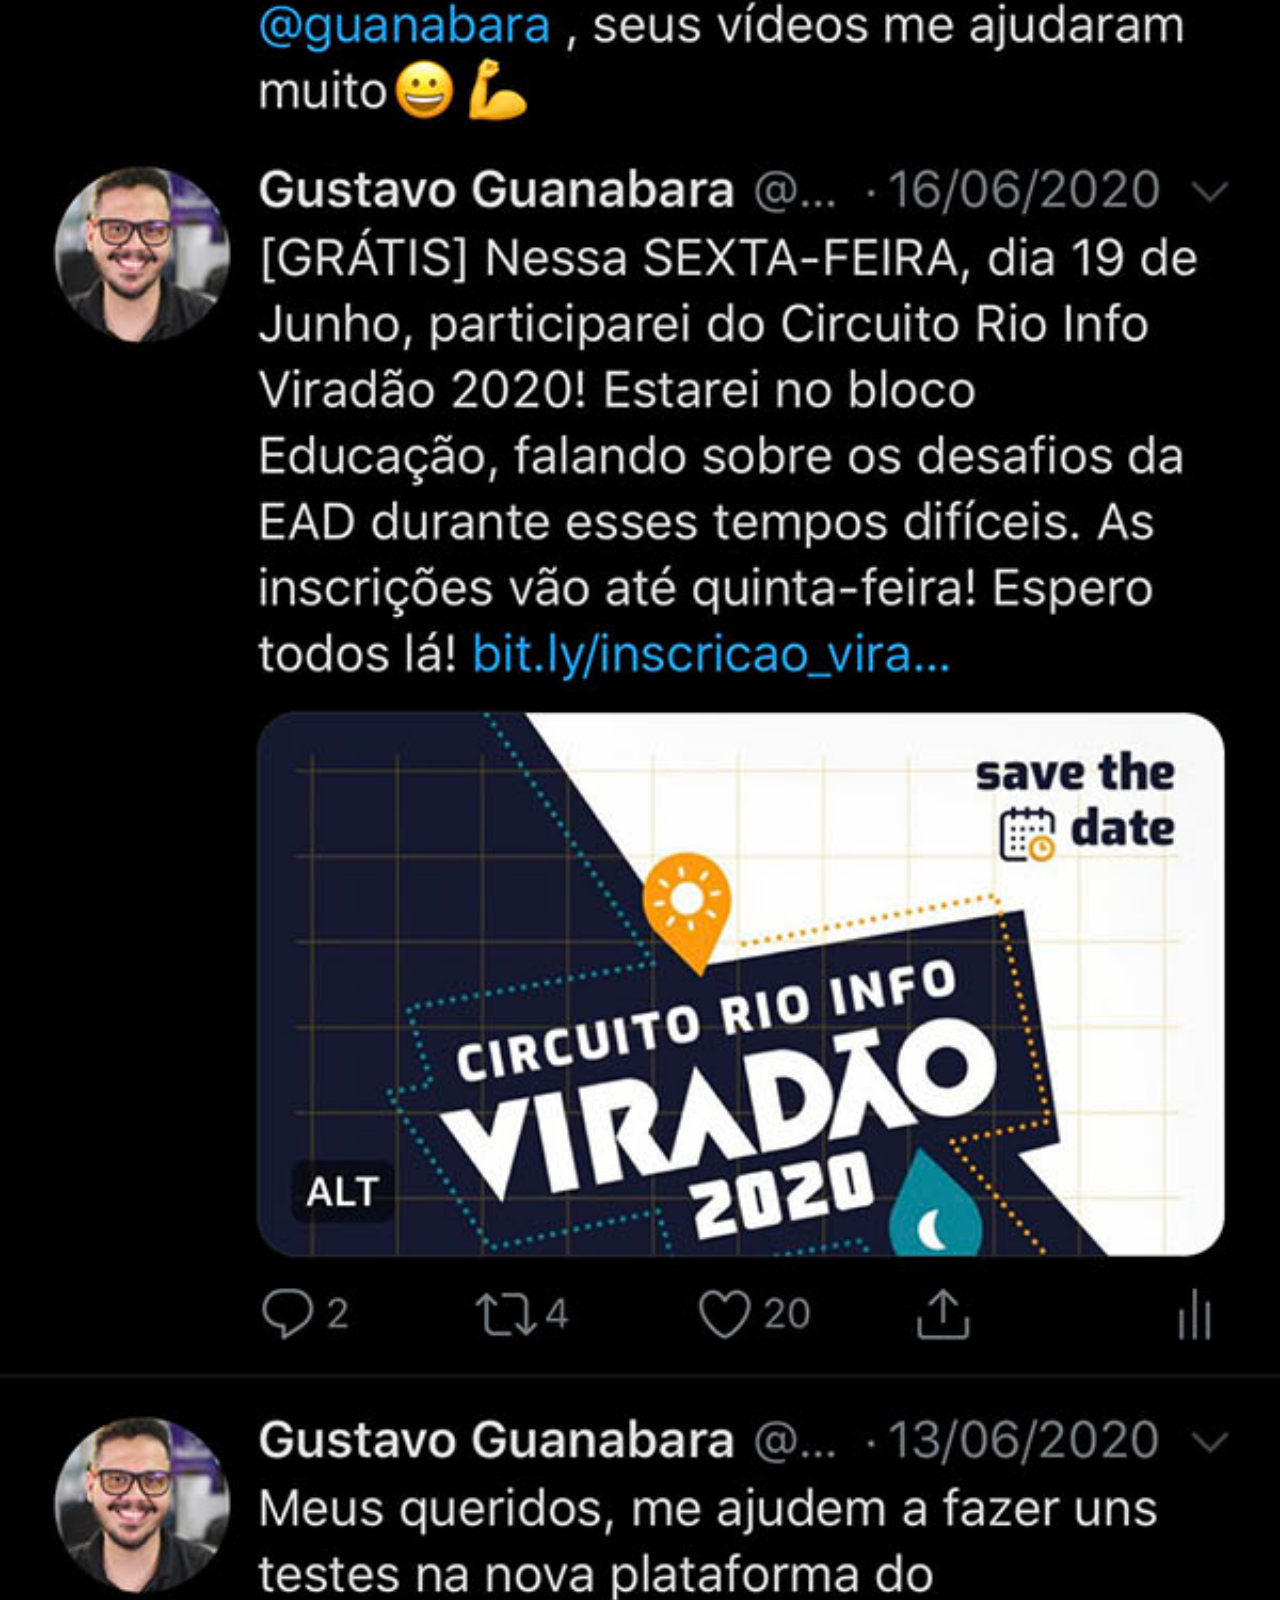
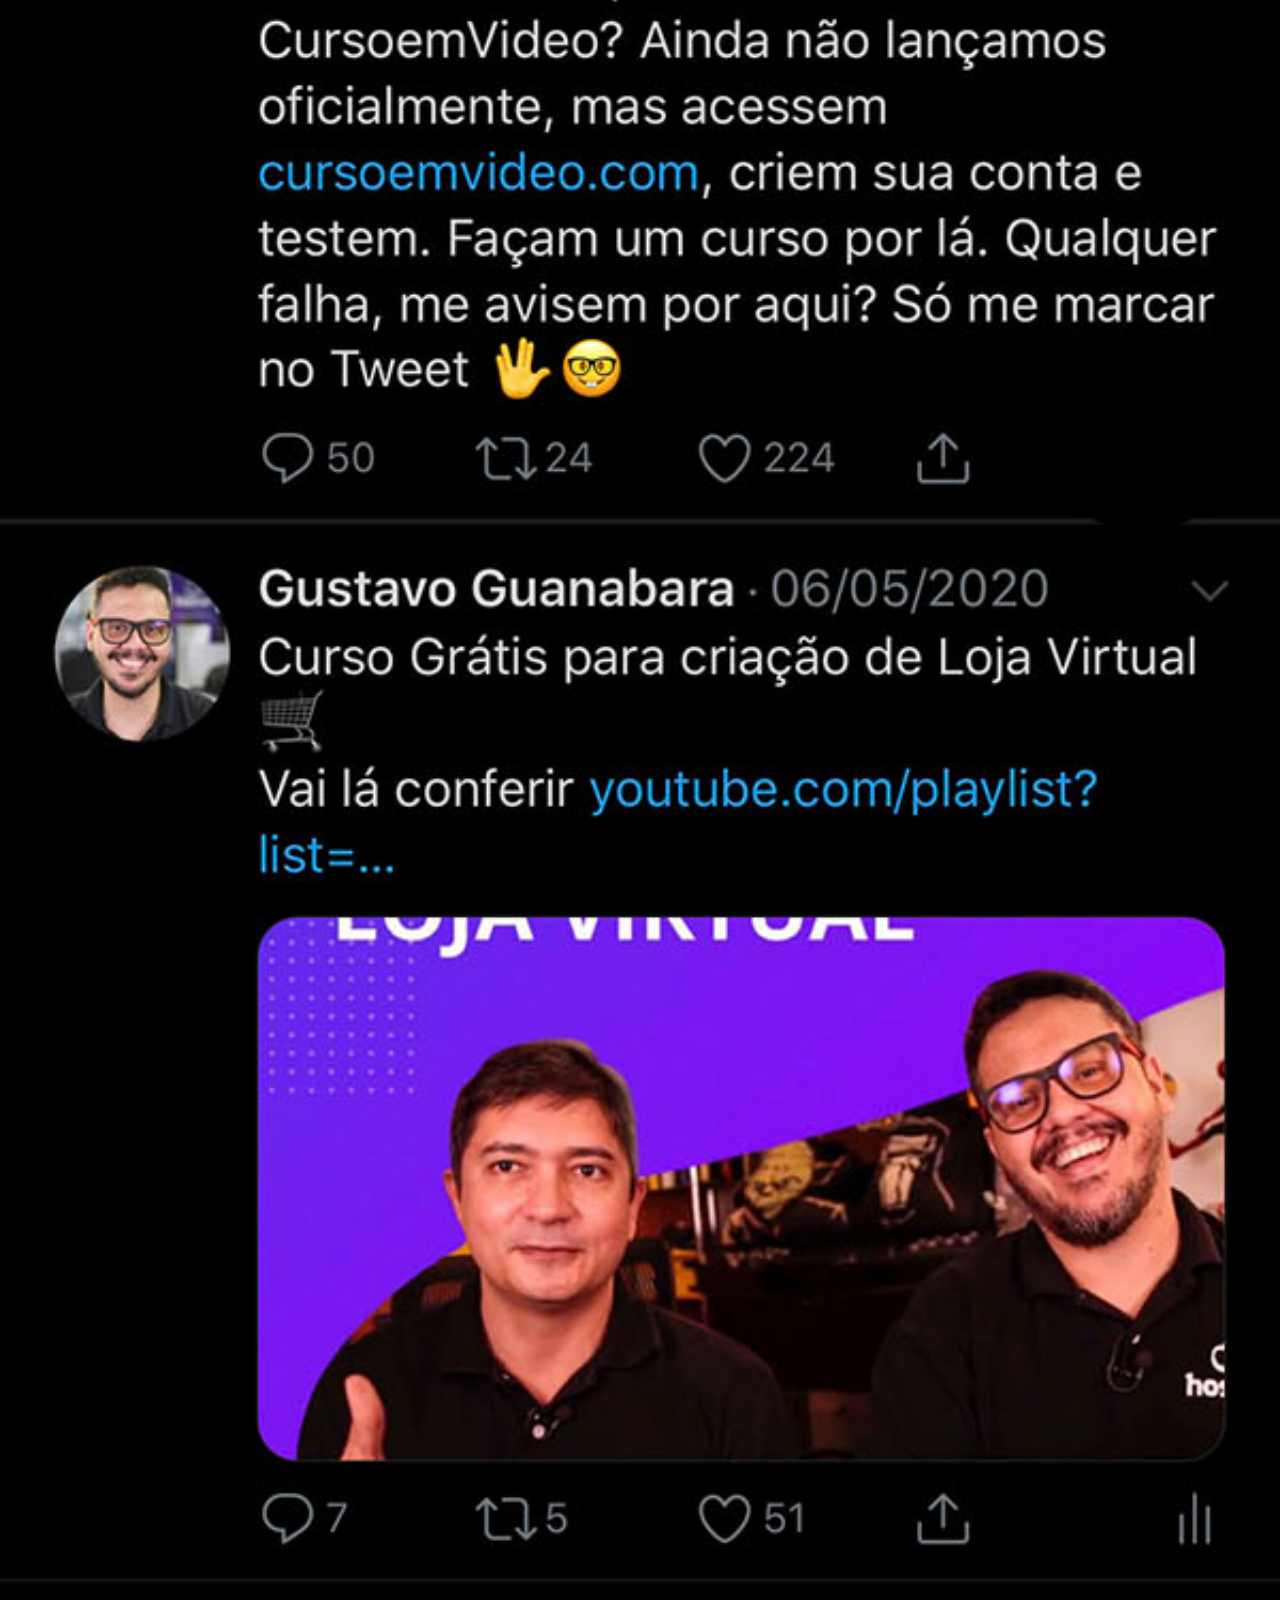
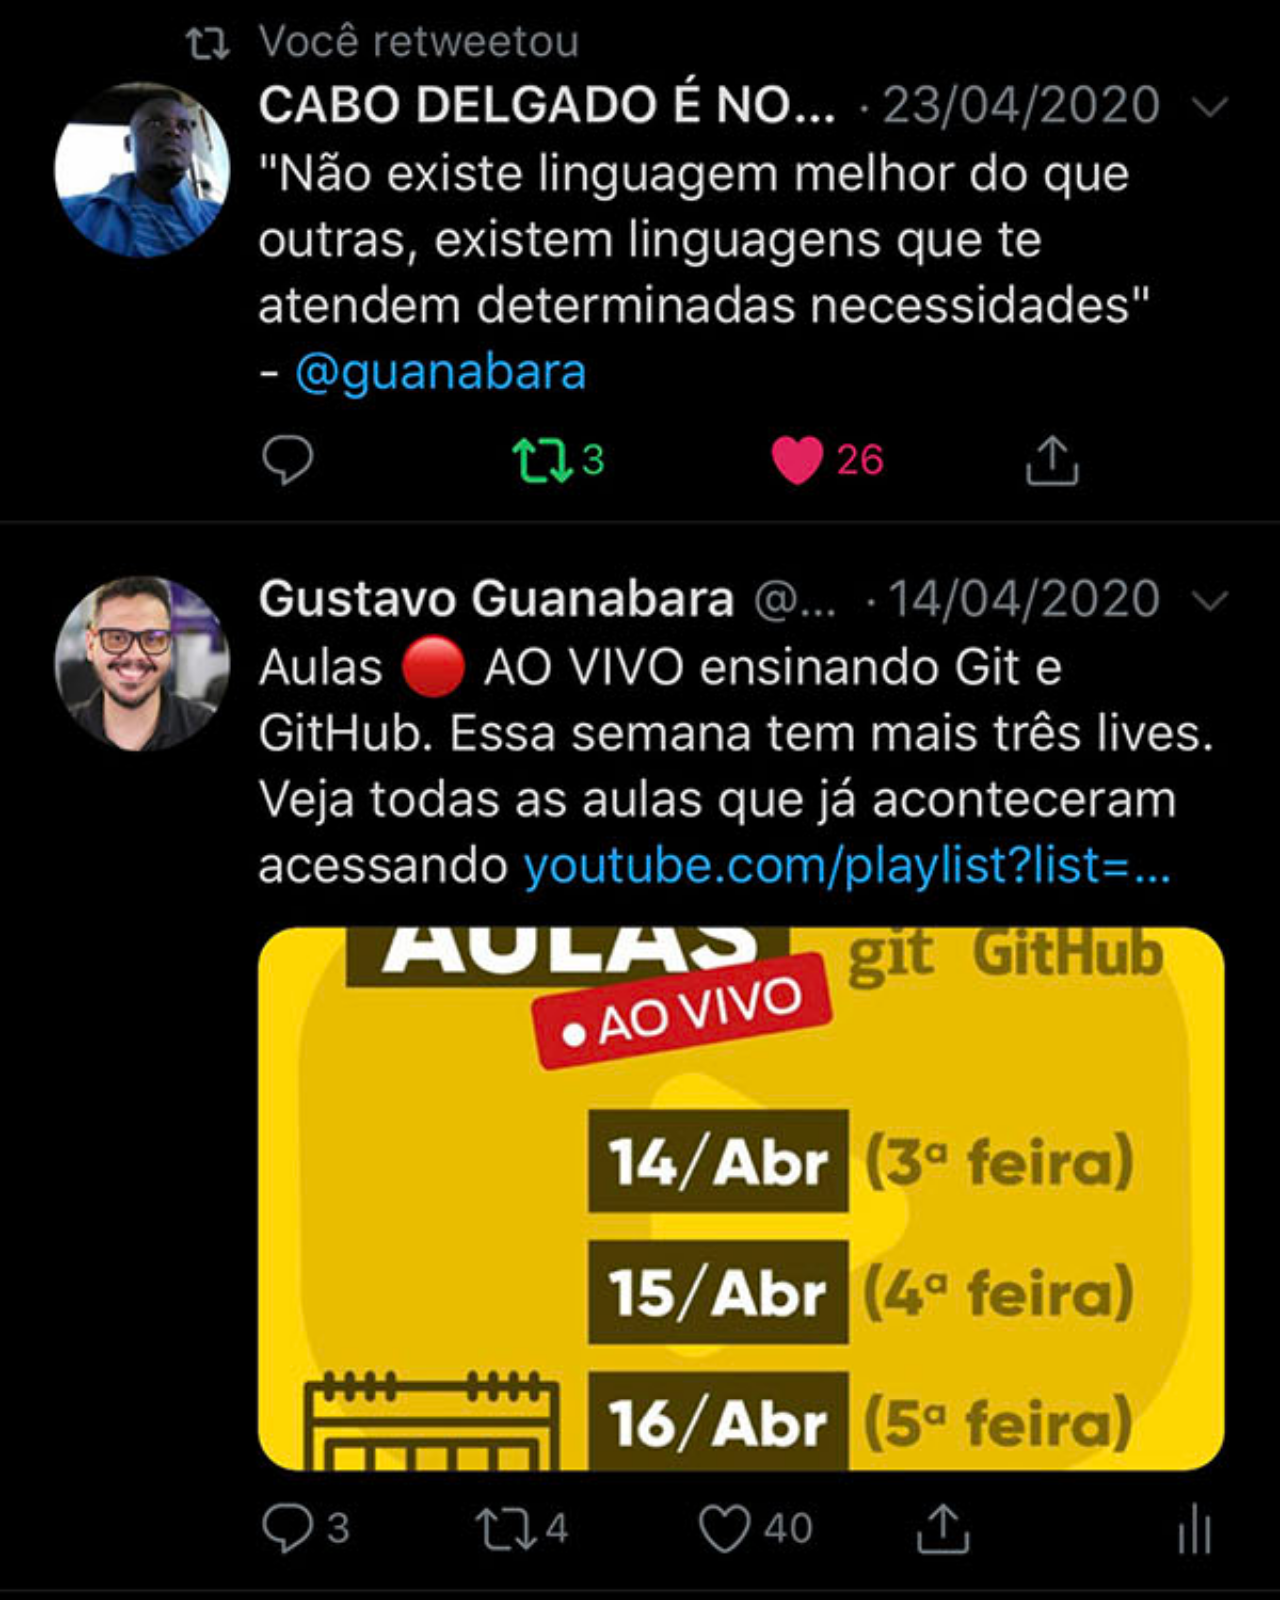
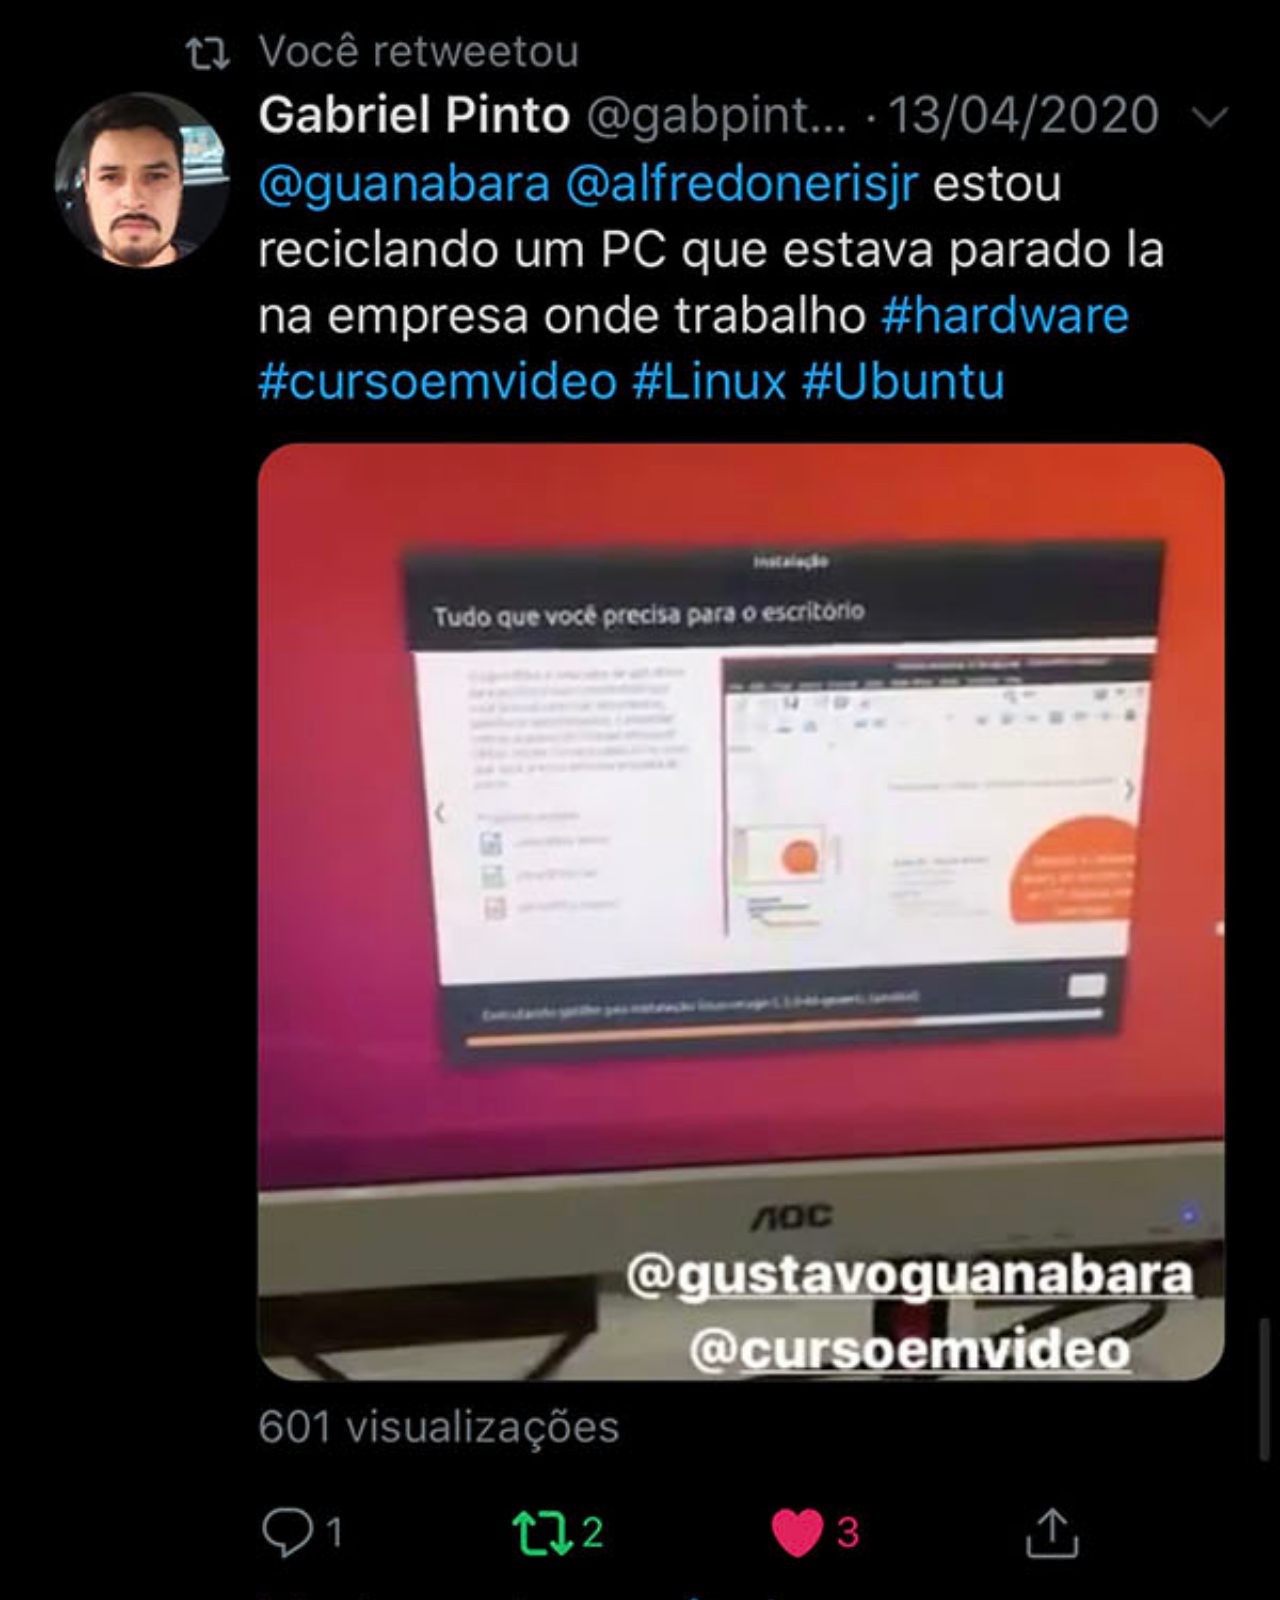
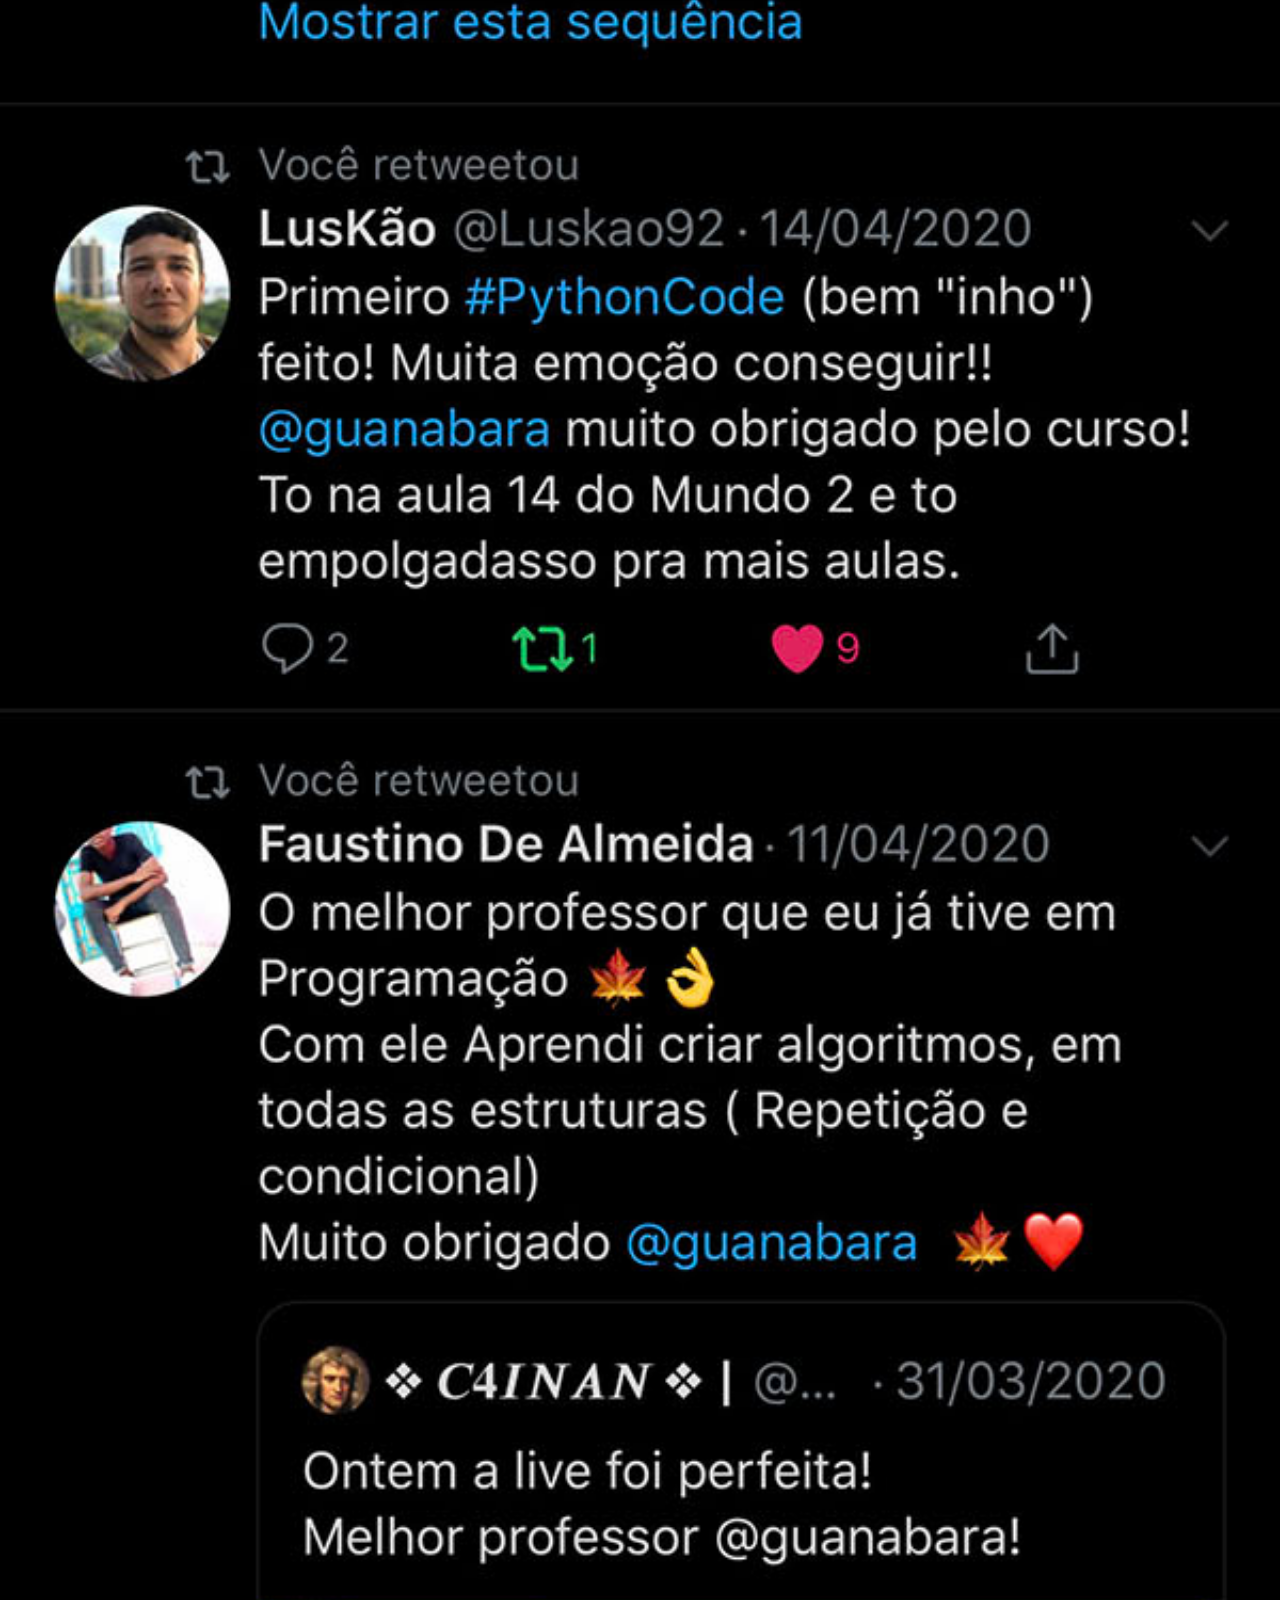
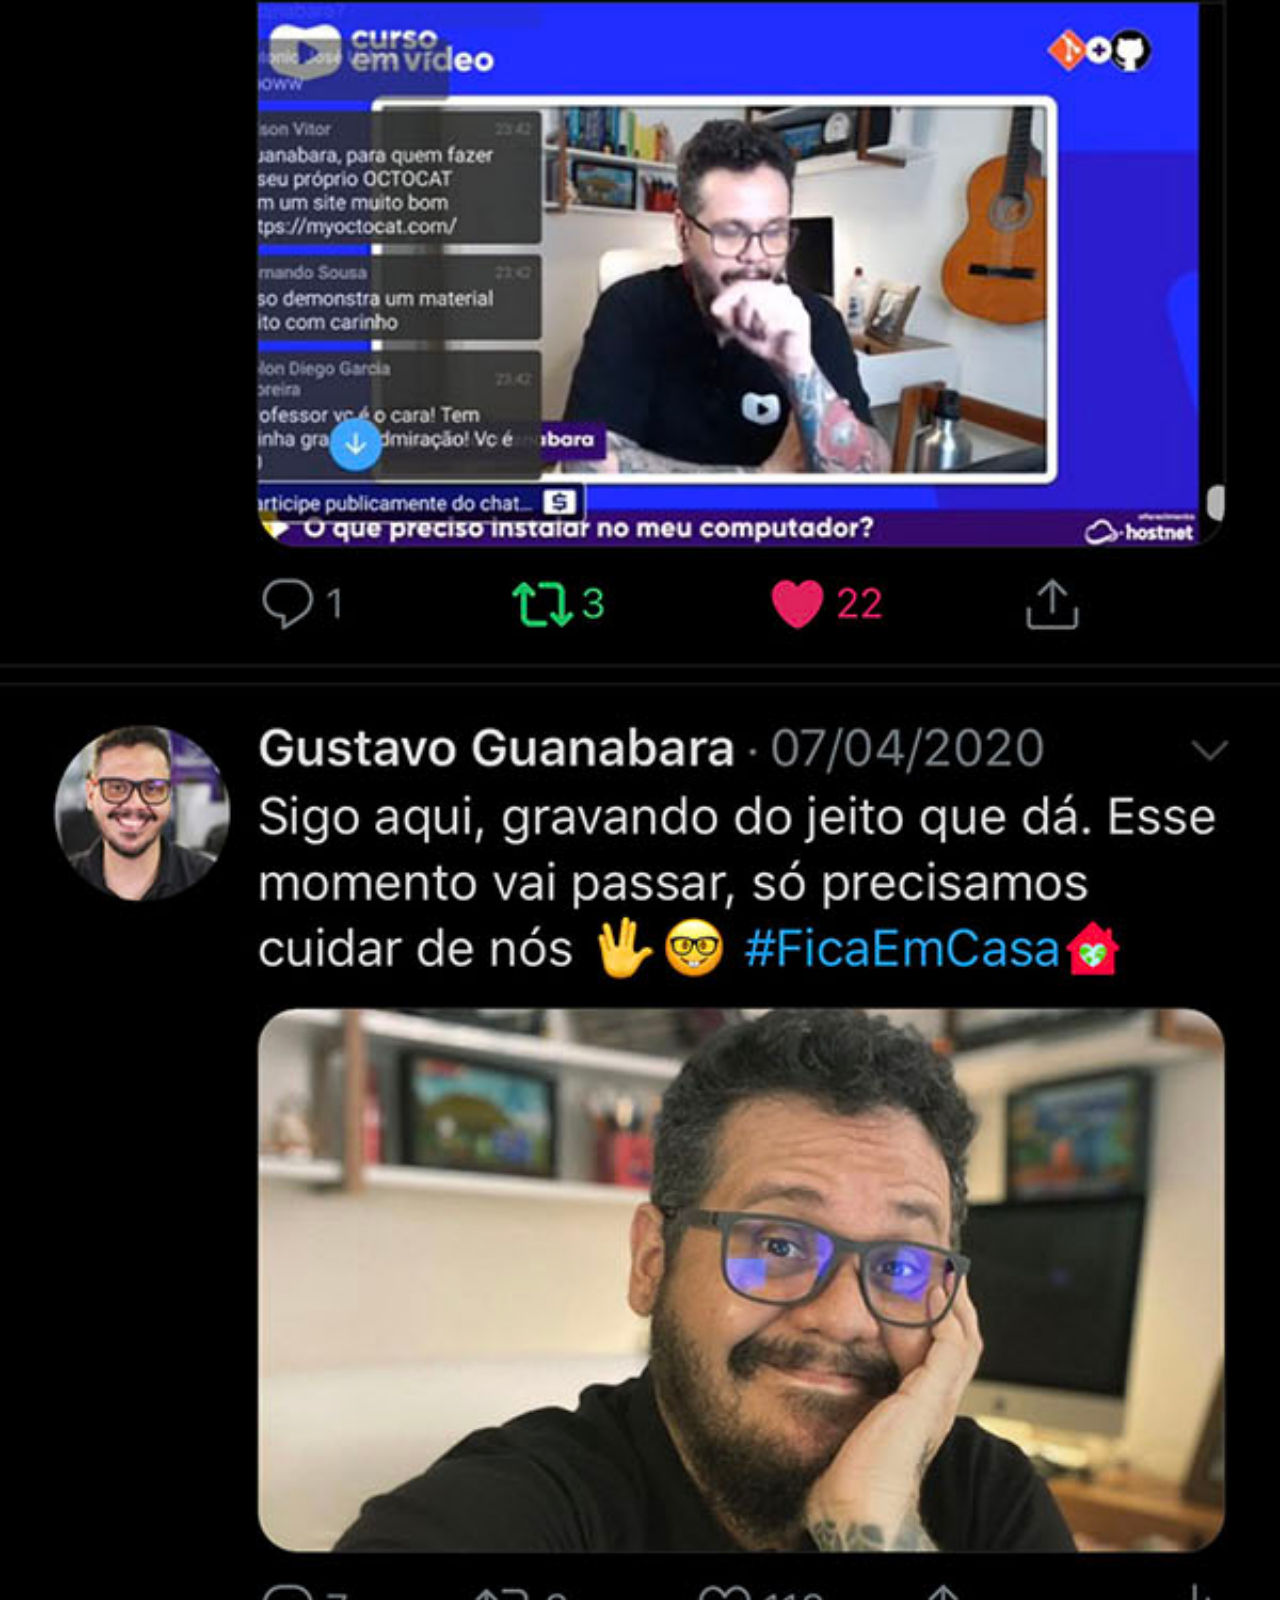
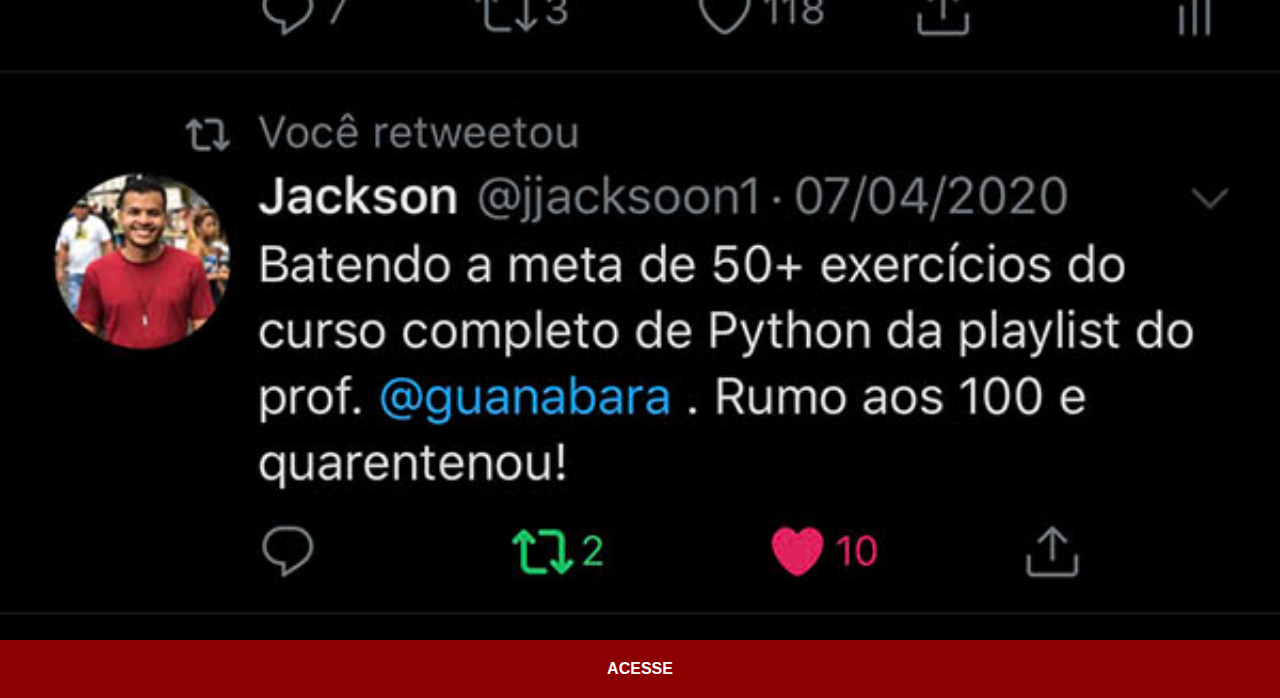
<file: projeto-social/twitter.html>
<!DOCTYPE html>
<html lang="pt-br">

<head>
    <meta charset="UTF-8">
    <meta name="viewport" content="width=device-width, initial-scale=1.0">
    <title>Twitter</title>
    <link rel="stylesheet" href="estilo/social.css">
</head>

<body>
    <img src="imagens/tela-twitter.jpg" alt="Twitter">
    <a href="https://x.com/guanabara" target="_blank">ACESSE</a>
</body>

</html>
</file>
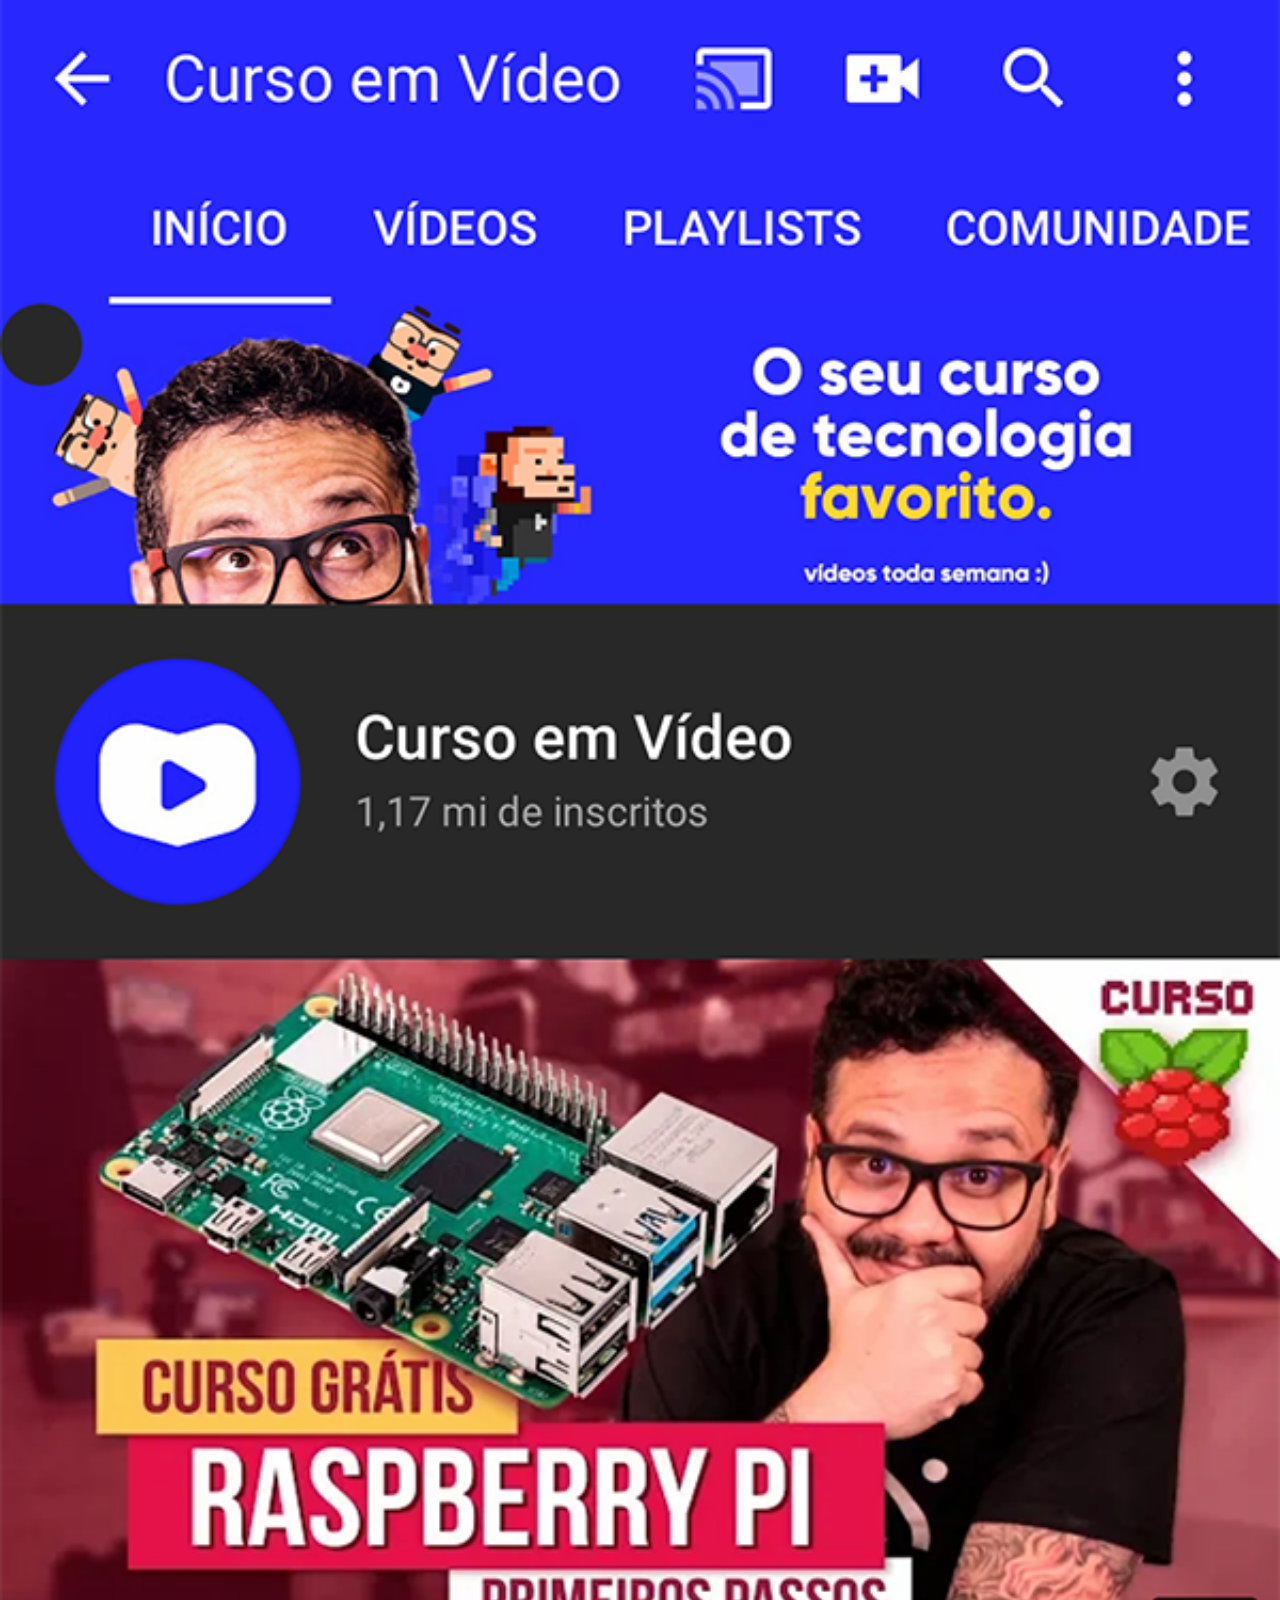
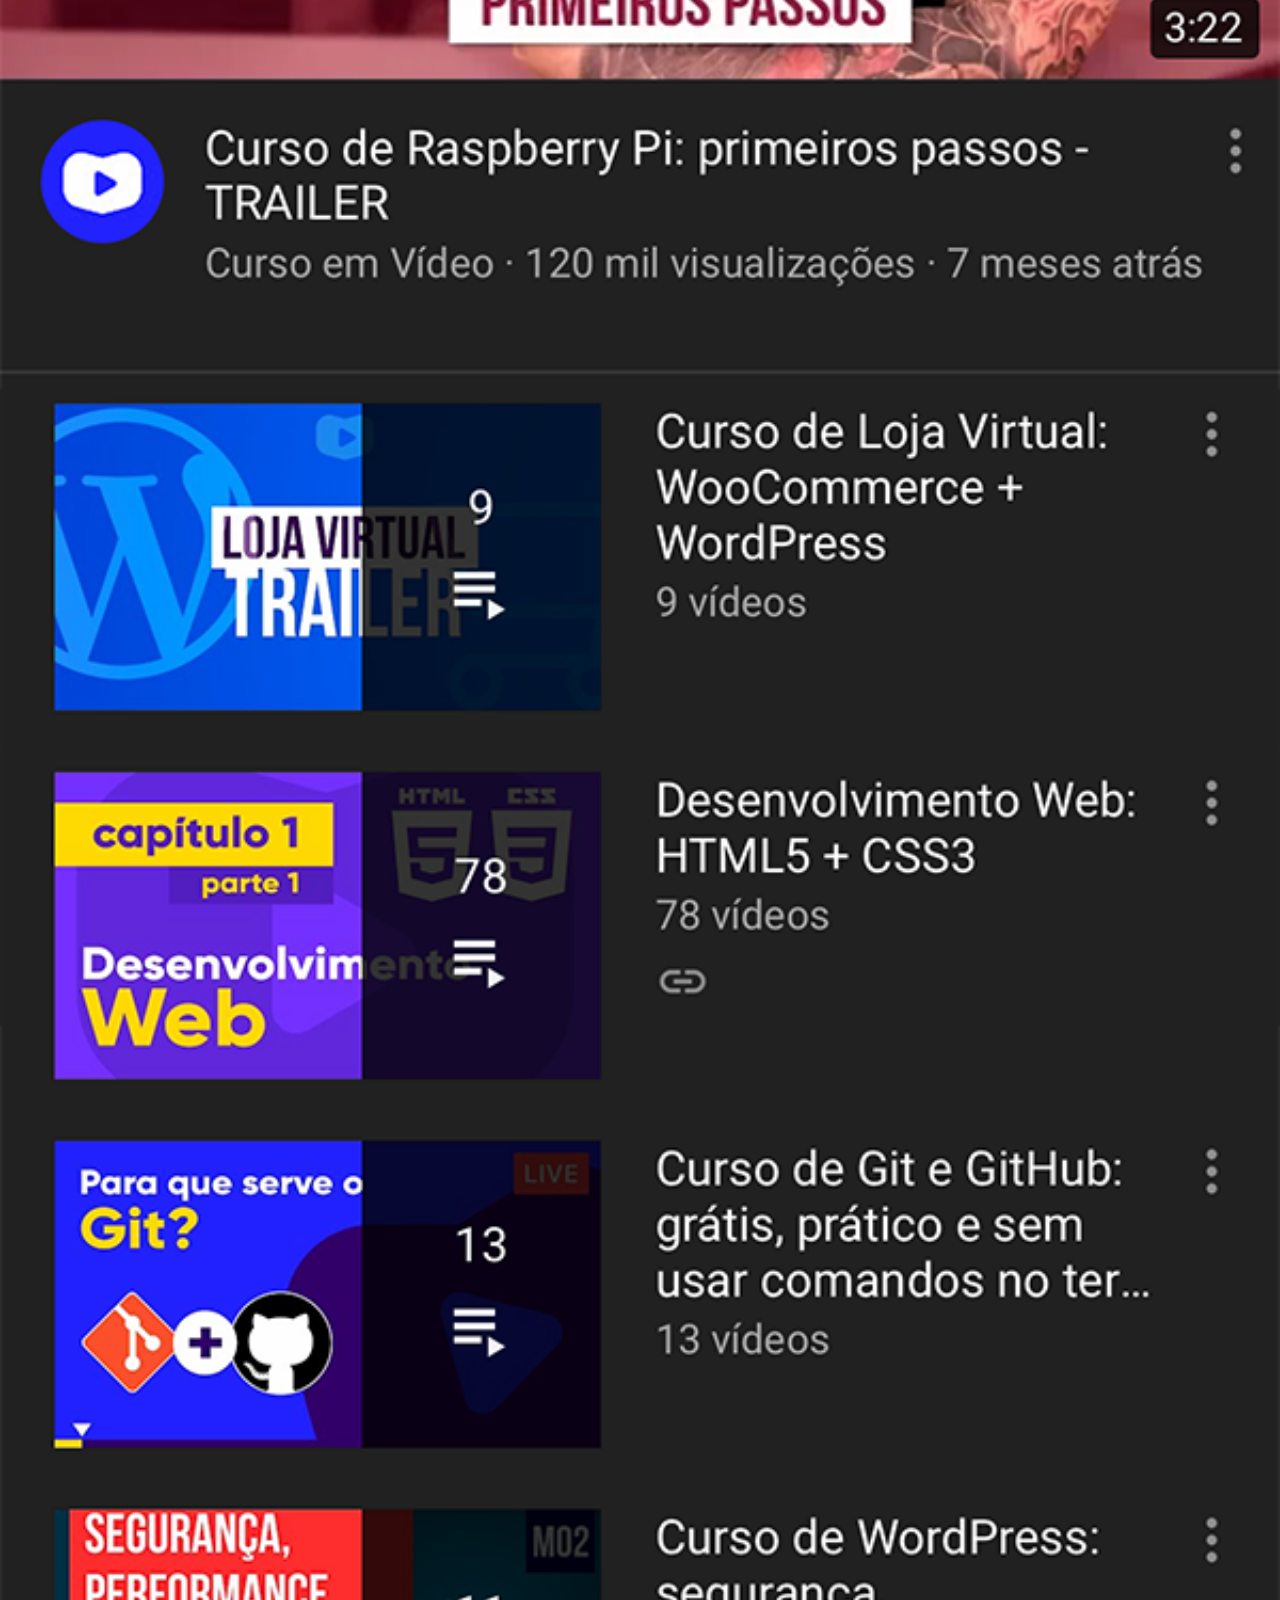
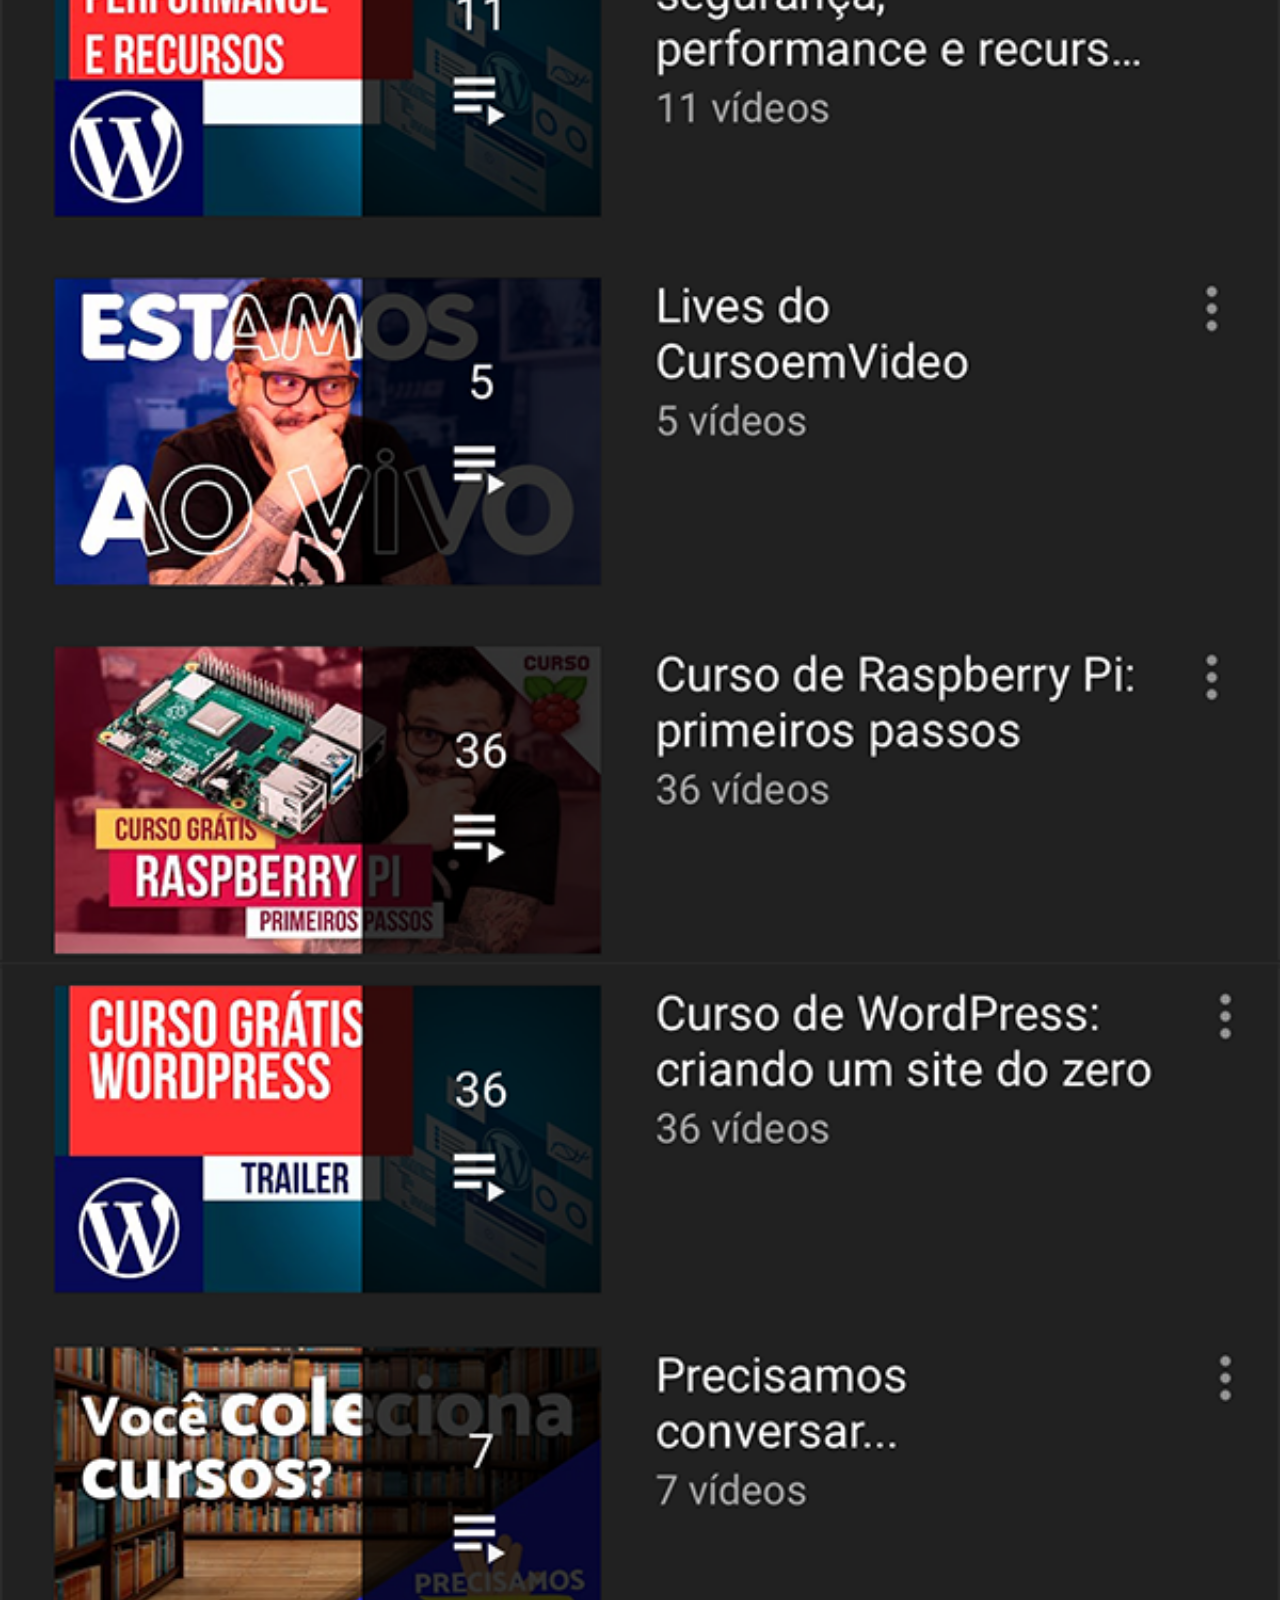
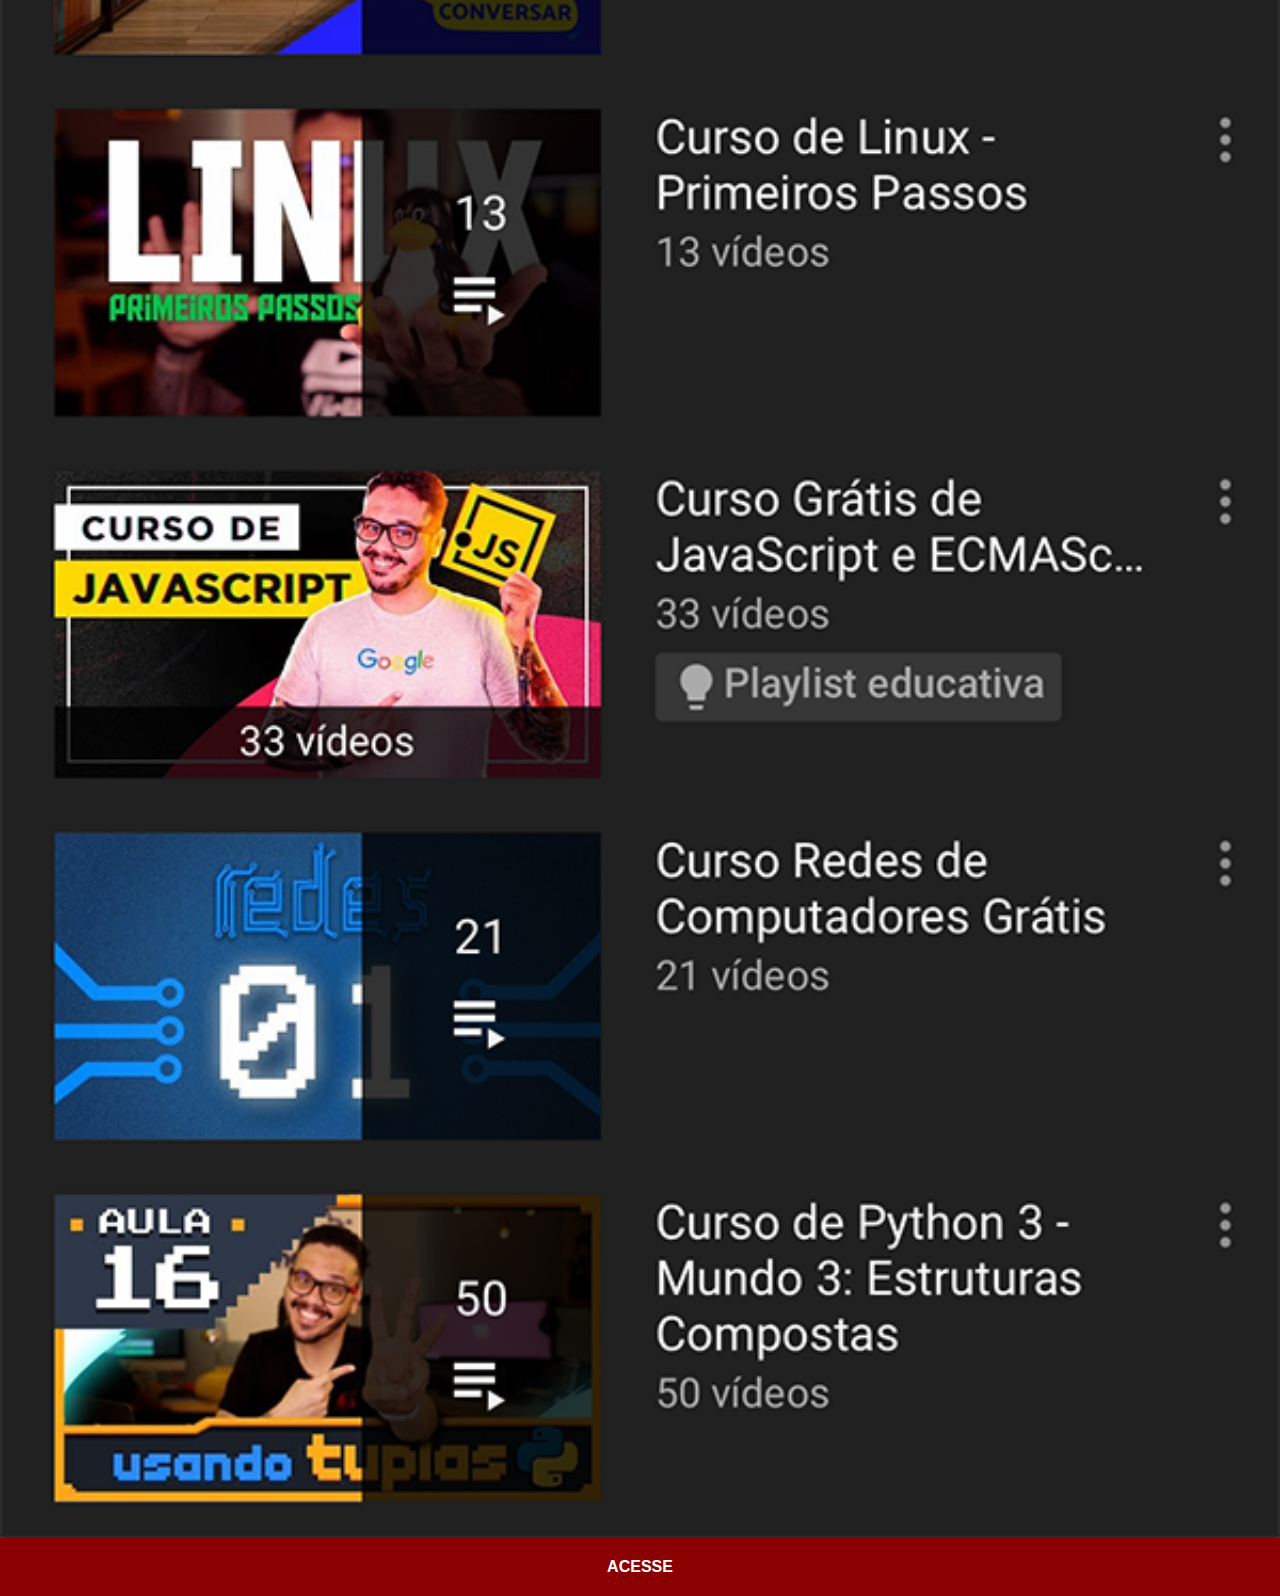
<file: projeto-social/youtube.html>
<!DOCTYPE html>
<html lang="pt-br">

<head>
    <meta charset="UTF-8">
    <meta name="viewport" content="width=device-width, initial-scale=1.0">
    <title>YouTube</title>
    <link rel="stylesheet" href="estilo/social.css">
</head>

<body>
    <img src="imagens/tela-youtube.png" alt="YouTube">
    <a href="https://www.youtube.com/c/CursoemV%C3%ADdeo/playlists" target="_blank">ACESSE</a>
</body>

</html>
</file>
<file: style.css>
@charset "UTF-8";

@import url('https://fonts.googleapis.com/css2?family=Titillium+Web:ital,wght@0,200;0,300;0,400;0,600;0,700;0,900;1,200;1,300;1,400;1,600;1,700&display=swap');

* {
    margin: 0;
    padding: 0;
    box-sizing: border-box;
}

body {
    font-family: 'Lucida Sans', 'Lucida Sans Regular', 'Lucida Grande', 'Lucida Sans Unicode', Geneva, Verdana, sans-serif;
    background-color: rgb(150, 150, 150);
}

main {
    background-color: #ffffff;
    width: 100vw;
    height: 100vh;
    display: flex;
    justify-content: center;
    align-items: center;
}

section {
    text-align: justify;
    width: 600px;
    height: 700px;
    padding: 30px;
    border-radius: 15px;
    border: 4px solid #000000;
    position: relative;
}

h1 {
    text-align: center;
    font-size: 2.7em;
    padding: 20px 20px 40px 20px;
    font-family: "Titillium Web", sans-serif;
    font-weight: 600;
    font-style: normal;
}

a {
    color: #000000;
    text-decoration: none;
}

a:hover {
    text-decoration: underline;
}


section>span {
    color: #000000;
    width: 40px;
}

section>p{
    transform: translateY(-30px);
    padding-left: 30px;
}

section>ul{
    transform: translateY(-32px);
    padding-left: 30px;
}
section>ul>li{
    transform: translateY(8px);
}

footer{
    color: #000000;
    font-size: 1em;
    position: absolute;
    top: 90%;
    left: 2%;
    text-align: center;
}

footer a:hover{
    color: #0000ff;
}
</file>
<file: projeto-android/style/style.css>
@charset "UTF-8";
@import url('https://fonts.googleapis.com/css2?family=Oswald:wght@200..700&display=swap');

@font-face {
    font-family: 'android';
    src: url(../font/idroid.otf) format('opentype');
}

* {
    margin: 0;
}

header {
    background-image: linear-gradient(to top, #015532, #02DD82);
    padding-top: 40px;
    min-width: 150px;
    color: #ffffff;
}

h1#principal {
    font-family: "Oswald", sans-serif;
    font-optical-sizing: auto;
    font-weight: 500;
    font-style: normal;
    text-align: center;
    font-size: 40px;
}

p#frase {
    font-family: 'Segoe UI', Tahoma, Geneva, Verdana, sans-serif;
    color: rgba(255, 255, 255, 0.76);
    font-size: 17px;
    text-align: center;
}

.menu {
    font-family: 'Segoe UI', Tahoma, Geneva, Verdana, sans-serif;
    font-size: 15px;
    background-color: #015532;
    padding: 10px 0 10px 0;
}

.menu>a {
    text-decoration: none;
    color: #ffffff;
    font-weight: bold;
    padding: 10px;
    border-radius: 5px;
}

.menu>a:hover {
    background-color: #02DD82;
    color: #12411e;
}

body {
    background-color: #82E2AA;
}


main {
    background-color: #ffffff;
    padding: 20px;
    border-radius: 0px 0px 5px 5px;
    box-shadow: 1px 1px 5px 2px #015532;
    min-width: 300px;
    max-width: 1000px;
    margin: auto;
}

h1#secundario {
    font-family: 'android', cursive;
    color: #1A602C;
    font-size: 30px;
    text-indent: 10px;
}

p {
    font-family: 'Segoe UI', Tahoma, Geneva, Verdana, sans-serif;
    text-align: justify;
    color: #000000;
    text-indent: 30px;
    font-weight: 600;
    padding: 15px;
}

.subtitulos {
    font-family: 'android', cursive;
    color: #1d6e32;
    font-size: 23px;
    text-indent: 10px;
    background-image: linear-gradient(to right, #82e2aa9d, #ffffff);
}

.destaque {
    color: #12411e;
}

.links {
    text-decoration: none;
    font-weight: bold;
    color: #12411e;
    background-color: #82e2aa9d;
}

.links::after {
    content: '\1F517';
}

.links:hover {
    text-decoration: underline;
    color: #1A602C;
}

.imgs {
    width: 75%;
}

.img {
    text-align: center;
}

div#video {
    background-color: #12411e;
    margin: 0 -20px 30px -20px;
    padding: 20px;
    padding-bottom: 56.5%;
    position: relative;
}

div#video>iframe {
    position: absolute;
    top: 5%;
    left: 5%;
    width: 90%;
    height: 90%;
}

aside {
    font-family: 'Segoe UI', Tahoma, Geneva, Verdana, sans-serif;
    text-align: justify;
    color: #000000;
    background-color: #82e2aaa4;
    border-radius: 10px;
    padding: 10px;
}

aside>ul {
    list-style-type: '\1F5F8\00A0' ,circle;
    list-style-position: inside;
    columns: 2;
    padding: 0;
}

.extratitulo {
    background-color: #015532;
    color: #ffffff;
    font-weight: bold;
    border-radius: 10px 10px 0px 0px;
    margin: -10px -10px 0 -10px;

}

.pextra {
    padding: 15px;
}

footer {
    font-family: 'Segoe UI', Tahoma, Geneva, Verdana, sans-serif;
    background-color: #12411e;
    color: #ffffff;
    text-align: center;
    padding: 10px;
    margin: 0 -20px -20px -20px;
    border-radius: 0 0 5px 5px;

}

footer a {
    color: #ffffff;
    font-weight: bold;
    text-decoration: none;
}

footer a:hover {
    text-decoration: underline;
    color: #82E2AA;
}
</file>
<file: projeto-cordel/style.css>
@charset "UTF-8";

@import url('https://fonts.googleapis.com/css2?family=Passion+One:wght@400;700;900&display=swap');

@import url('https://fonts.googleapis.com/css2?family=Sriracha&display=swap');

:root {
    --font1: "Passion One", sans-serif;
    --font2: "Sriracha", cursive;
    --font3: 'Gill Sans', 'Gill Sans MT', Calibri, 'Trebuchet MS', sans-serif
}

* {
    margin: 0;
}



header {
    background-color: #000000;
    color: #ffffff;
    text-align: center;
}

header>h1 {
    font: normal bolder 100px var(--font1);
    padding-top: 50px;
    font-variant: small-caps;
    font-size: 7vw;
}

.destaque {
    font-size: 10vw;
}

header>p {
    font-size: 20px;
    font-family: var(--font3);
    text-decoration: none;
    padding-bottom: 50px;
}

.link {
    color: #ffffff;
    text-decoration: none;
    font-weight: bold;
}

.link:hover{
    text-decoration: underline;
}

.frases > p{
    background-color: #ffffff;
    font-size: 3.5vw;
    font-weight: 100;
    text-align: justify;
    padding-left: 30px;
    padding-top: 40px;
}

section{
    padding-top: 10vh;
    padding-bottom: 10vh;
    padding-left: 30px;
    font-size: 3.5vw;
    font-family: var(--font2);
}

p{
    display: inline-block;
    padding: 5px;
    background-color: rgba(0, 0, 0, 0.514);
    text-shadow: 1px 1px 0px #000000;
    padding-bottom: 10px;
}

.imagens{
    background-color: rgb(51, 51, 51);
    color: #ffffff;
    box-shadow: inset 6px 6px 13px 0px rgba(0, 0, 0, 0.397);
    background-size: cover;
    background-attachment: fixed;
}

#img01{
    background-image: url(imagens/background001.jpg);
    background-position: right center;
}

#img02{
    background-image: url(imagens/background002.jpg);
    background-position: center center;
}

footer{
    background-color: #000000;
    color: #ffffff;
    font-family: var(--font3);
    font-size: 1em;
    text-align: center;
    padding: 10px;
}
</file>
<file: projeto-login/estilos/style.css>
@charset "UTF-8";

:root {
    --cor1: #875DE8;
    --cor2: #6A6DD9;
}

* {
    font-family: 'Gill Sans', 'Gill Sans MT', Calibri, 'Trebuchet MS', sans-serif;
    margin: 0;
    padding: 0;
    box-sizing: border-box;
}

html,
body {
    width: 100vw;
    height: 100vh;
    background-color: var(--cor1);
}

main {
    position: relative;
    width: 100vw;
    height: 100vh;
}

#login {
    position: absolute;
    top: 50%;
    left: 50%;
    transform: translate(-50%, -50%);
    overflow: hidden;

    background-color: #ffffff;
    border-radius: 10px;
    width: 400px;
    height: 600px;
    box-shadow: 0px 0px 10px rgba(0, 0, 0, 0.445);

    transition: width .3s, height .3s;
    transition-timing-function: ease;
}

#login>#imagem {
    display: block;
    background: var(--cor2) url(../imagens/lago&arvores-back.jpg) no-repeat;
    background-size: cover;
    height: 250px;
    border-radius: 10px 10px 0 0;
    border: 4px solid #ffffff;
}

#login>#form {
    display: block;
    padding: 10px;
}

h1 {
    text-align: center;
    margin-bottom: 5px;
    font-weight: bold;
    font-size: 2em;
}

p {
    text-align: justify;
    padding: 5px;
    font-size: 0.9em;
    text-indent: 20px;
}

form>.campo {
    display: block;
    width: 100%;
    height: 40px;
    border-radius: 10px;
    margin: 5px 0px 5px 0;
}

.campo>label {
    display: none;
}

.campo>span {
    color: #ffffff;
    background-color: var(--cor2);
    font-size: 2em;
    width: 40px;
    padding: 5px;
    border-radius: 5px;
}

.campo>input {
    font-size: 1em;
    width: calc(100% - 54px);
    height: 100%;
    transform: translateY(-10px);
    border: 2px solid #000000;
    border-radius: 8px;
    padding: 4px;

}

form>input[type=submit] {
    display: block;
    font-size: 1em;
    width: 100%;
    height: 40px;
    margin-top: 5px;
    background-color: var(--cor2);
    color: #ffffff;
    border: none;
    border-radius: 5px;
}

form>input[type=submit]:hover {
    background-color: #5255a8;
}

form>a.button {
    display: block;
    text-align: center;
    font-size: 1em;
    width: 100%;
    height: 40px;
    padding-top: 7px;
    margin-top: 5px;
    border-radius: 5px;
    background-color: #ffffff;
    color: #36376e;
    border: 2px solid #6A6DD9;
    text-decoration: none;
}

form>a.button:hover {
    background-color: #8a8ddf;
}

form>a.button>span {
    font-size: 0.9em;
}
</file>
<file: projeto-login/estilos/media-query.css>
@charset "UTF-8";

:root {
    --cor1: #875DE8;
    --cor2: #6A6DD9;
}

@media screen and (min-width: 600px) {
    body {
        background-image: linear-gradient(to top, #875DE8, #6A6DD9);
    }

    #login {
        position: absolute;
        top: 50%;
        left: 50%;
        transform: translate(-50%, -50%);
        overflow: hidden;

        background-color: #ffffff;
        border-radius: 10px;
        width: 400px;
        height: 570px;
        box-shadow: 0px 0px 10px rgba(0, 0, 0, 0.445);

        transition: width .3s, height .3s;
        transition-timing-function: ease;
    }

    #login>#imagem {
        display: block;
        background: var(--cor2) url(../imagens/lago&arvores-back.jpg) no-repeat;
        background-size: cover;
        height: 250px;
        border-radius: 10px 10px 0 0;
        border: 4px solid #ffffff;
    }

    h1 {
        text-align: center;
    }
}


@media screen and (min-width: 768px) {
    /* TABLET */

    body {
        background-image: linear-gradient(to top, #875DE8, #6A6DD9);
    }

    #login {
        width: 80vw;
        height: 70vh;
    }

    #login>#imagem {
        background-image: url(../imagens/ipeamarelo.jpg);
        background-size: cover;
        background-position: center center;
        background-attachment: fixed;
        background-repeat: no-repeat;
        float: left;
        width: 40%;
        height: 100%;
        border-radius: 10px 0 0 10px;
    }

    #login>#form {
        float: right;
        width: 60%;
        background-position: center left;
    }

    h1 {
        padding: 40px 40px 0 40px;
    }
}

@media screen and (min-width: 992px) {
    body {
        background-image: linear-gradient(to top, #875de8, #6a6dd9);
    }

    #login {
        width: 1000px;
        height: 600px;
    }

    #login>#imagem {
        background-image: url(../imagens/casa&montanha-back.jpg);
        background-size: cover;
        background-attachment: fixed;
        background-position: center center;
        background-repeat: no-repeat;
        float: right;
        width: 50%;
        height: 100%;
        border-radius: 0 10px 10px 0;
    }

    #login>#form {
        float: left;
        width: 50%;
    }

    h1 {
        padding: 40px 40px 0 40px;
    }

}
</file>
<file: projeto-social/estilo/style.css>
@charset "UTF-8";

* {
    margin: 0;
    padding: 0;
    font-family: 'Gill Sans', 'Gill Sans MT', Calibri, 'Trebuchet MS', sans-serif;
}

html,
body {
    height: 100vh;
    width: 100vw;
}

body {
    background-image: url(../imagens/fundo-madeira.jpg);
    background-repeat: no-repeat;
    background-position: top center;
    background-size: cover;
    background-attachment: fixed;
}

main {
    height: 100vh;
    position: relative;
}

#telefone {
    height: 626px;
    width: 310px;
    position: absolute;
    top: 50%;
    left: 50%;
    transform: translate(-50%, -50%);
    background-image: url('../imagens/frame-iphone.png');
    background-repeat: no-repeat;
}

#tela {
    position: relative;
    top: 79px;
    left: 21px;
    width: 269px;
    height: 473px;
}

#redes-sociais {
    text-align: center;
}

#redes-sociais img {
    width: 50px;
    margin: 10px;
    border-radius: 50%;
    box-shadow: 2px 2px 5px rgba(0, 0, 0, 0.432);
    box-sizing: border-box;
}

#redes-sociais img:hover {
    border: 2px solid rgb(214, 213, 137);
    transform: translate(0, 20px);
    transition-duration: 0.5s;
    box-shadow: 5px 5px 50px rgb(214, 213, 137);
}
</file>
<file: projeto-desafiostabela/style/desafio01.css>
@charset "UTF-8";

body{
    font-family: 'Gill Sans', 'Gill Sans MT', Calibri, 'Trebuchet MS', sans-serif;
}

table{
    width: 500px;
    border-collapse: collapse;
}

td{
    border: 2px solid #000000;
    padding: 10px;
    text-align: center;
    font-weight: bold;
}
</file>
<file: projeto-desafiostabela/style/desafio02.css>
@charset "UTF-8";

body{
    font-family: 'Gill Sans', 'Gill Sans MT', Calibri, 'Trebuchet MS', sans-serif;
}

table{
    width: 500px;
    border-collapse: collapse;
}

td{
    border: 2px solid #000000;
    padding: 10px;
    text-align: center;
    font-weight: bold;
}
</file>
<file: projeto-social/estilo/social.css>
@charset "UTF-8";

* {
    margin: 0;
    padding: 0;
    font-family: 'Gill Sans', 'Gill Sans MT', Calibri, 'Trebuchet MS', sans-serif;
}

::-webkit-scrollbar{
    width: 0;
    height: 0;
}

img {
    width: 100vw;
}

a {
    display: block;
    background-color: #8b0000;
    color: #ffffff;
    padding: 20px;
    text-align: center;
    font-weight: bolder;
    text-decoration: none;
    margin-top: -4px;
}

a:hover{
    background-color: #ff0000;
}
</file>
